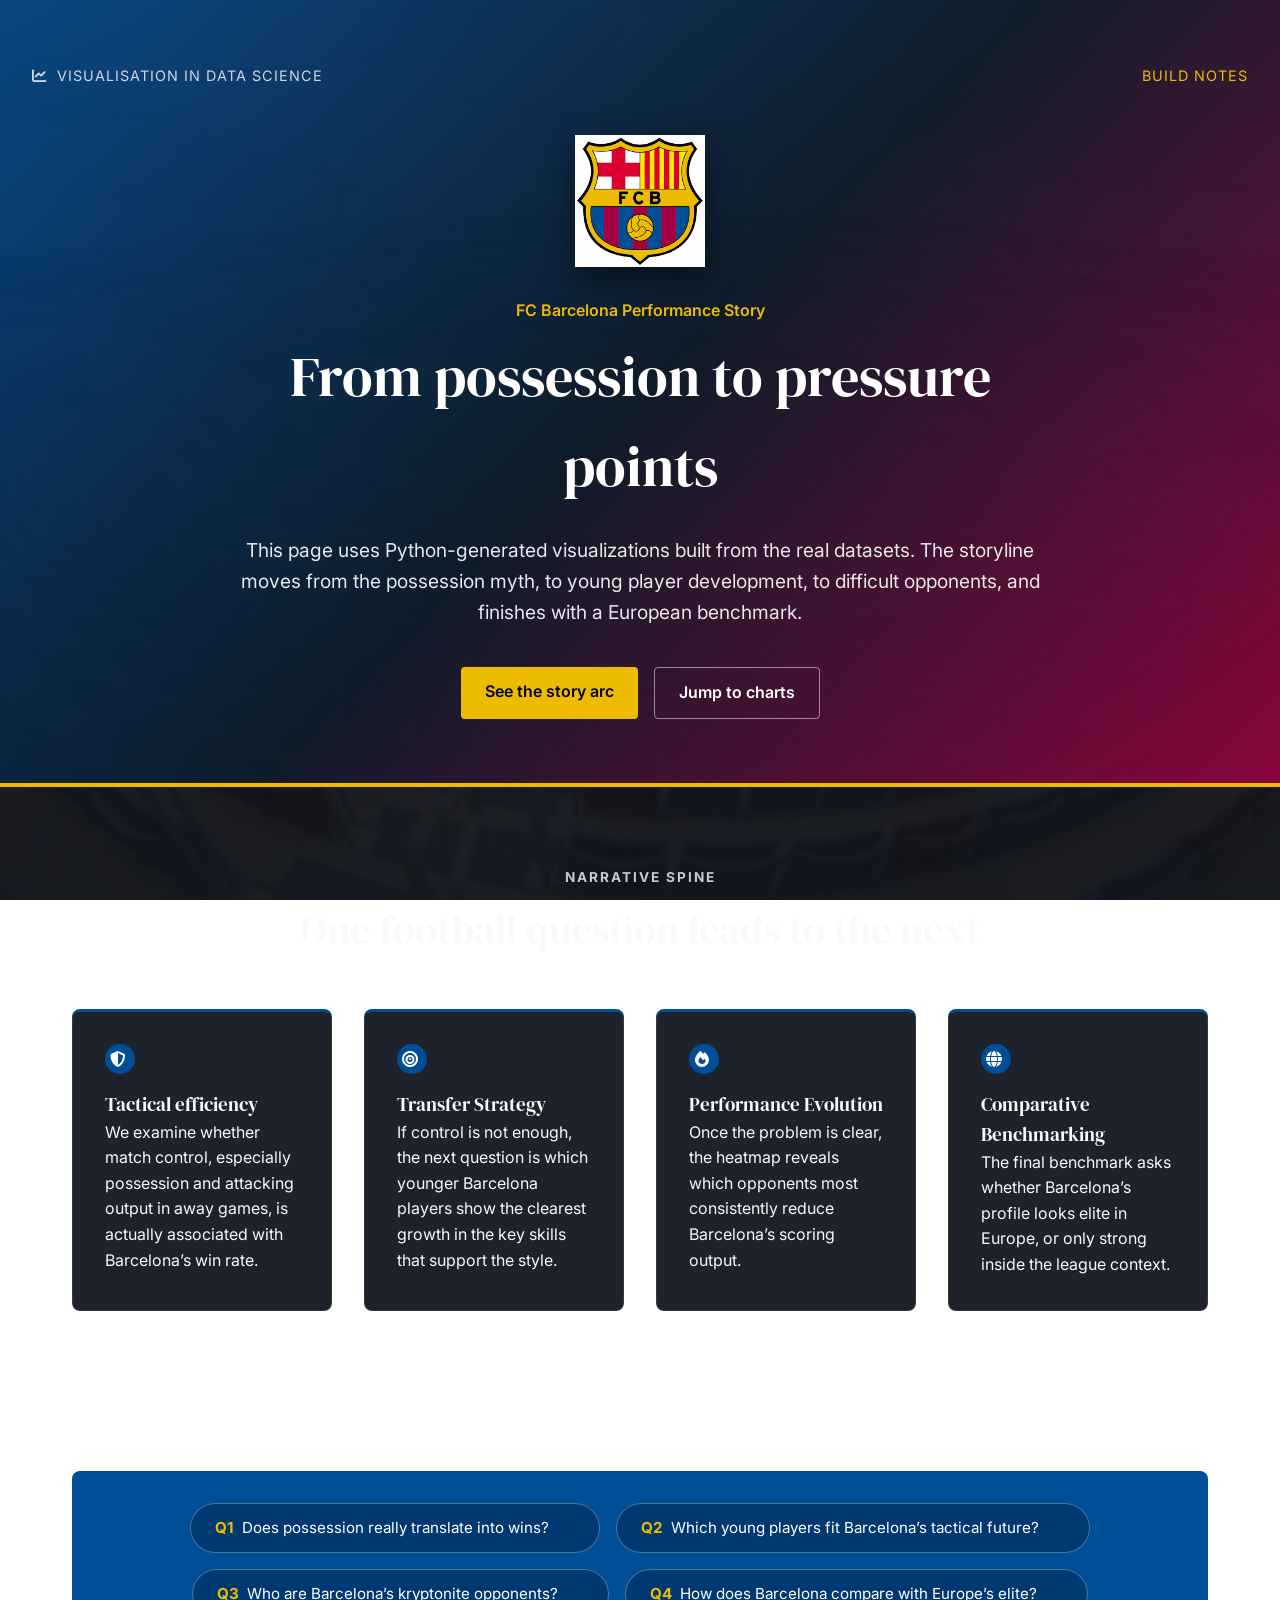
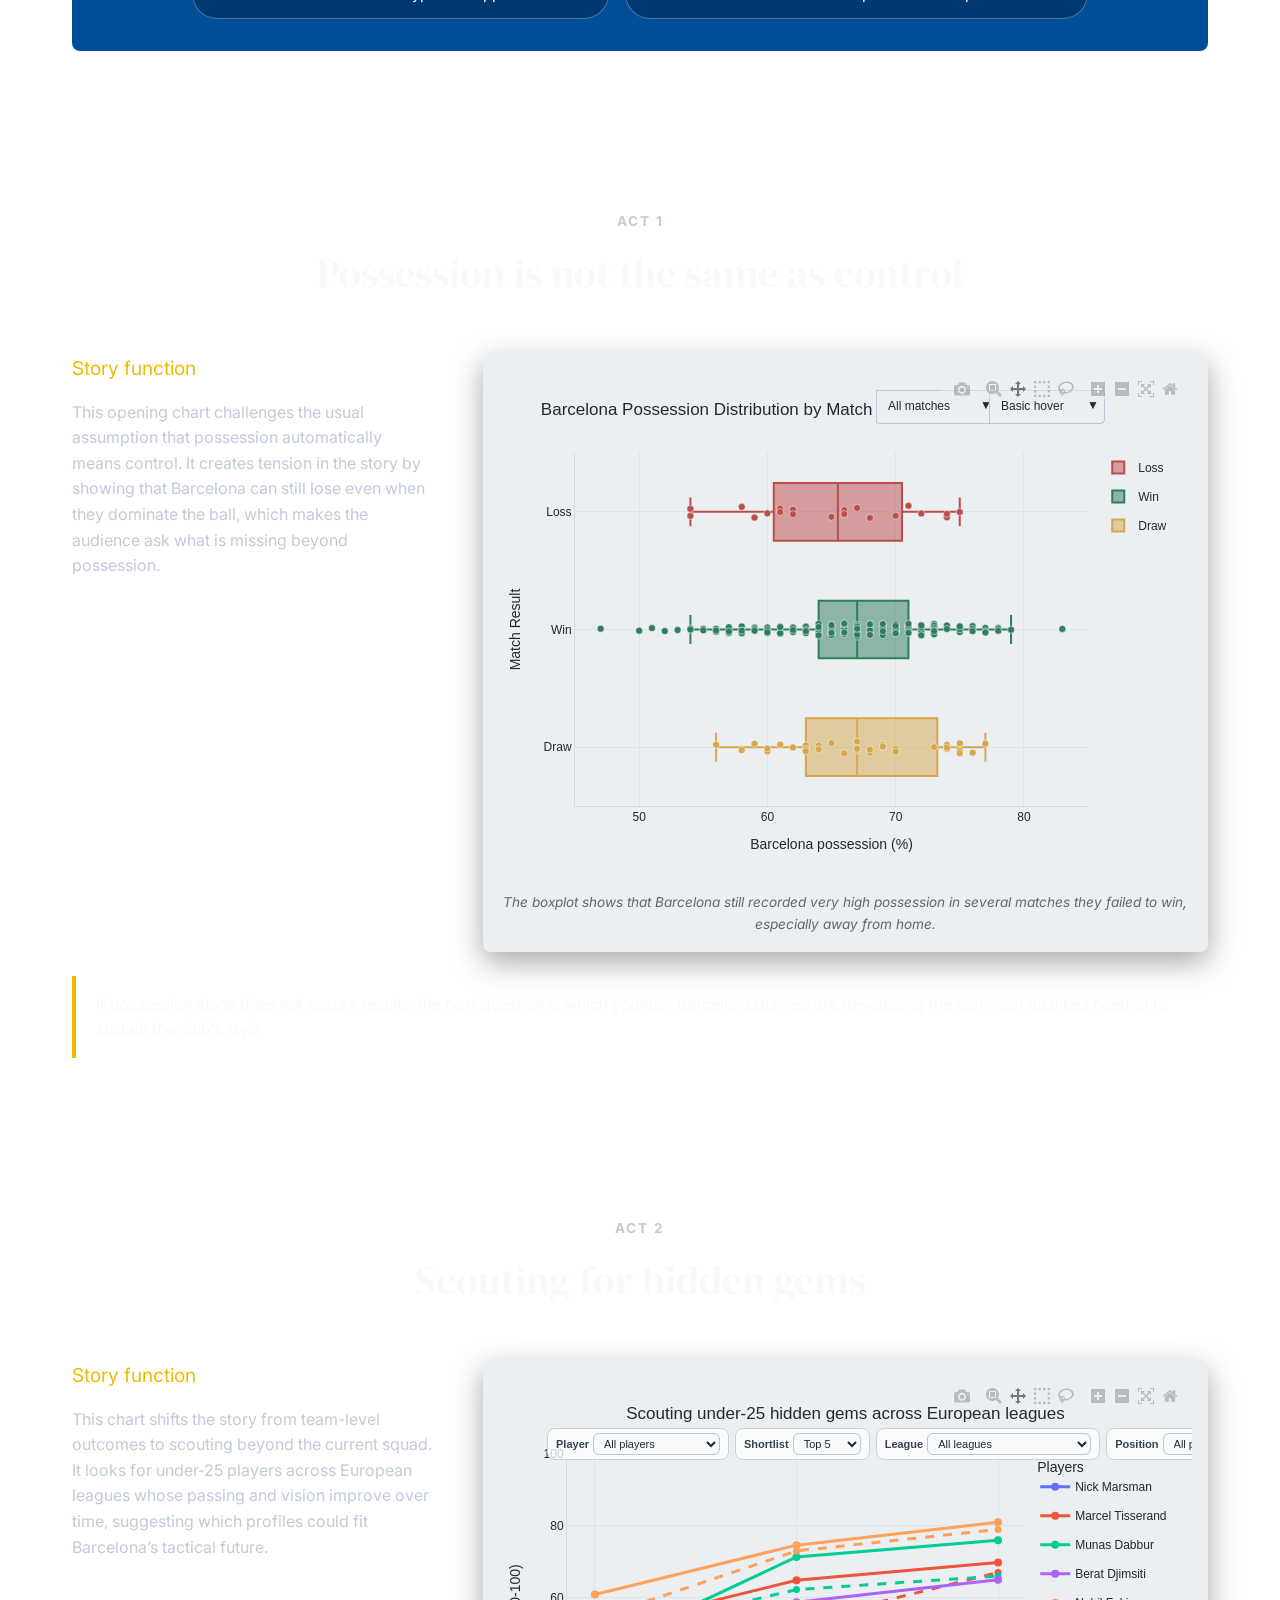
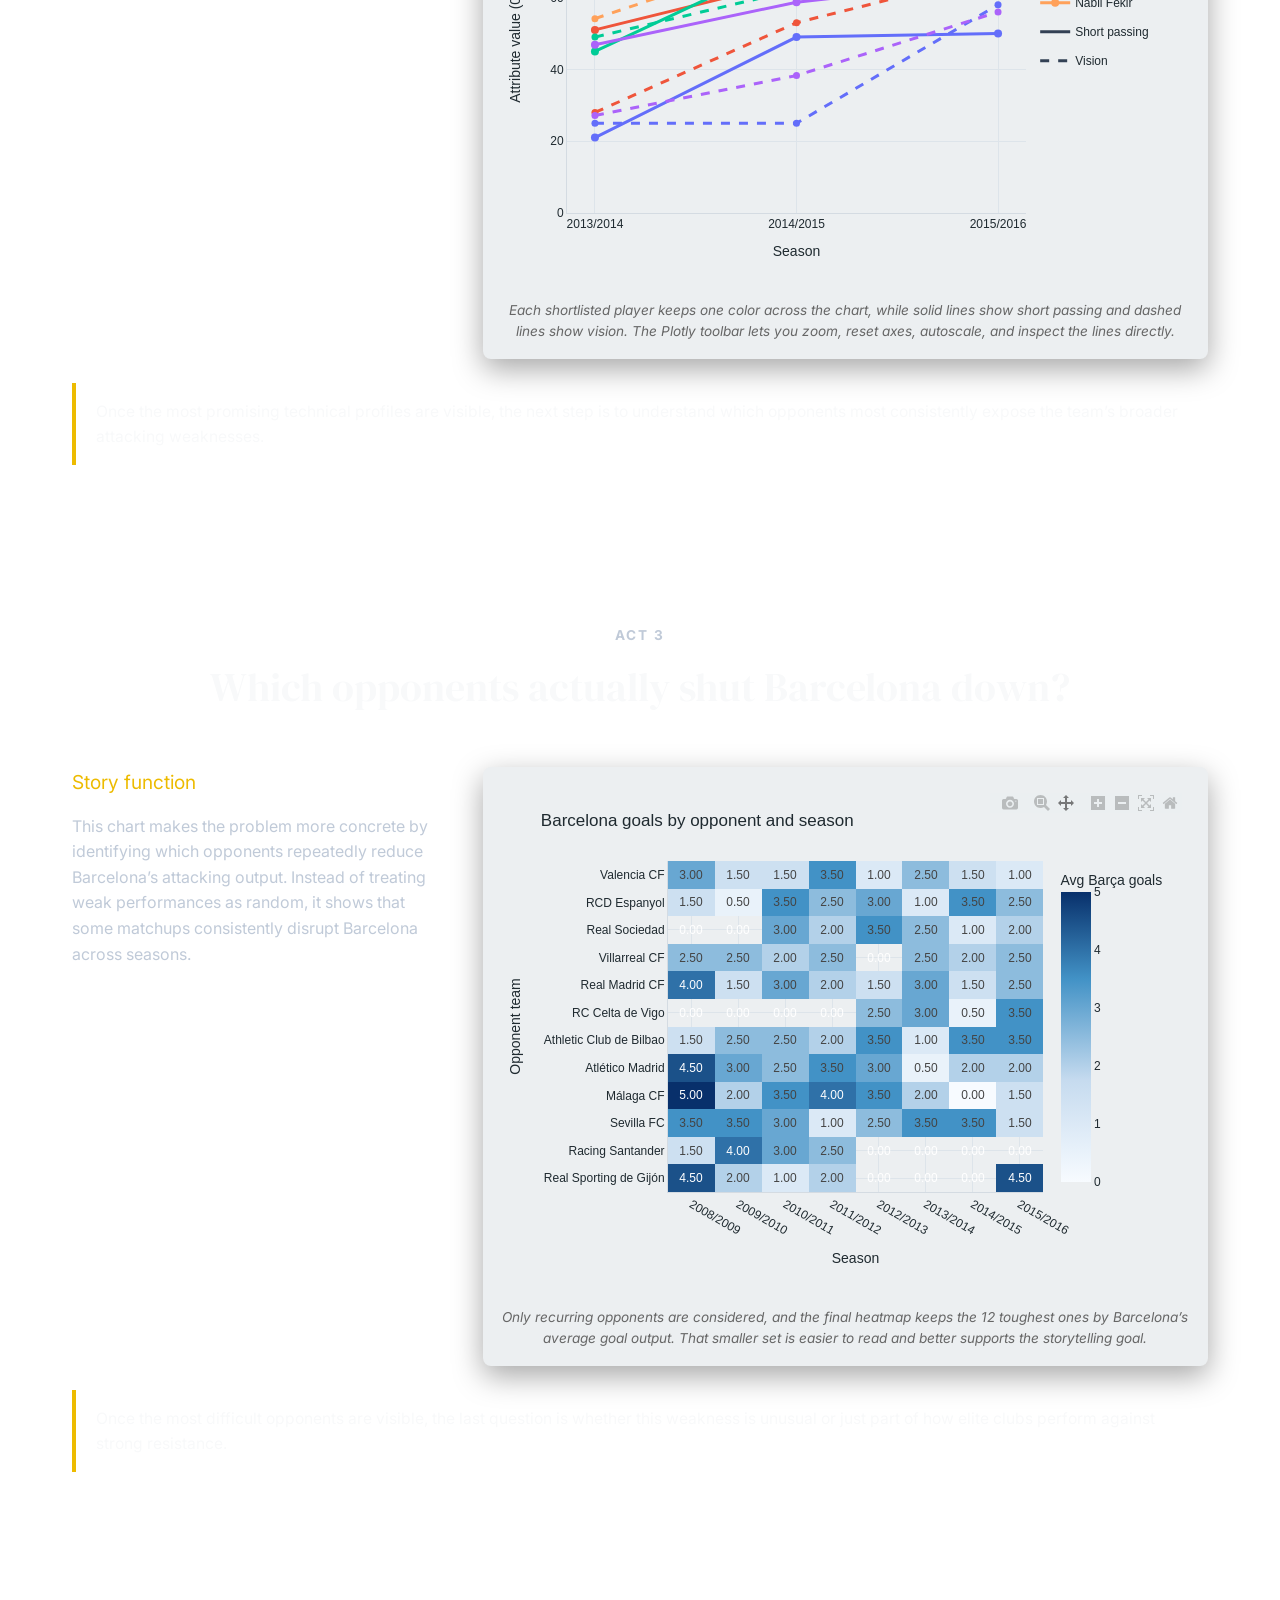
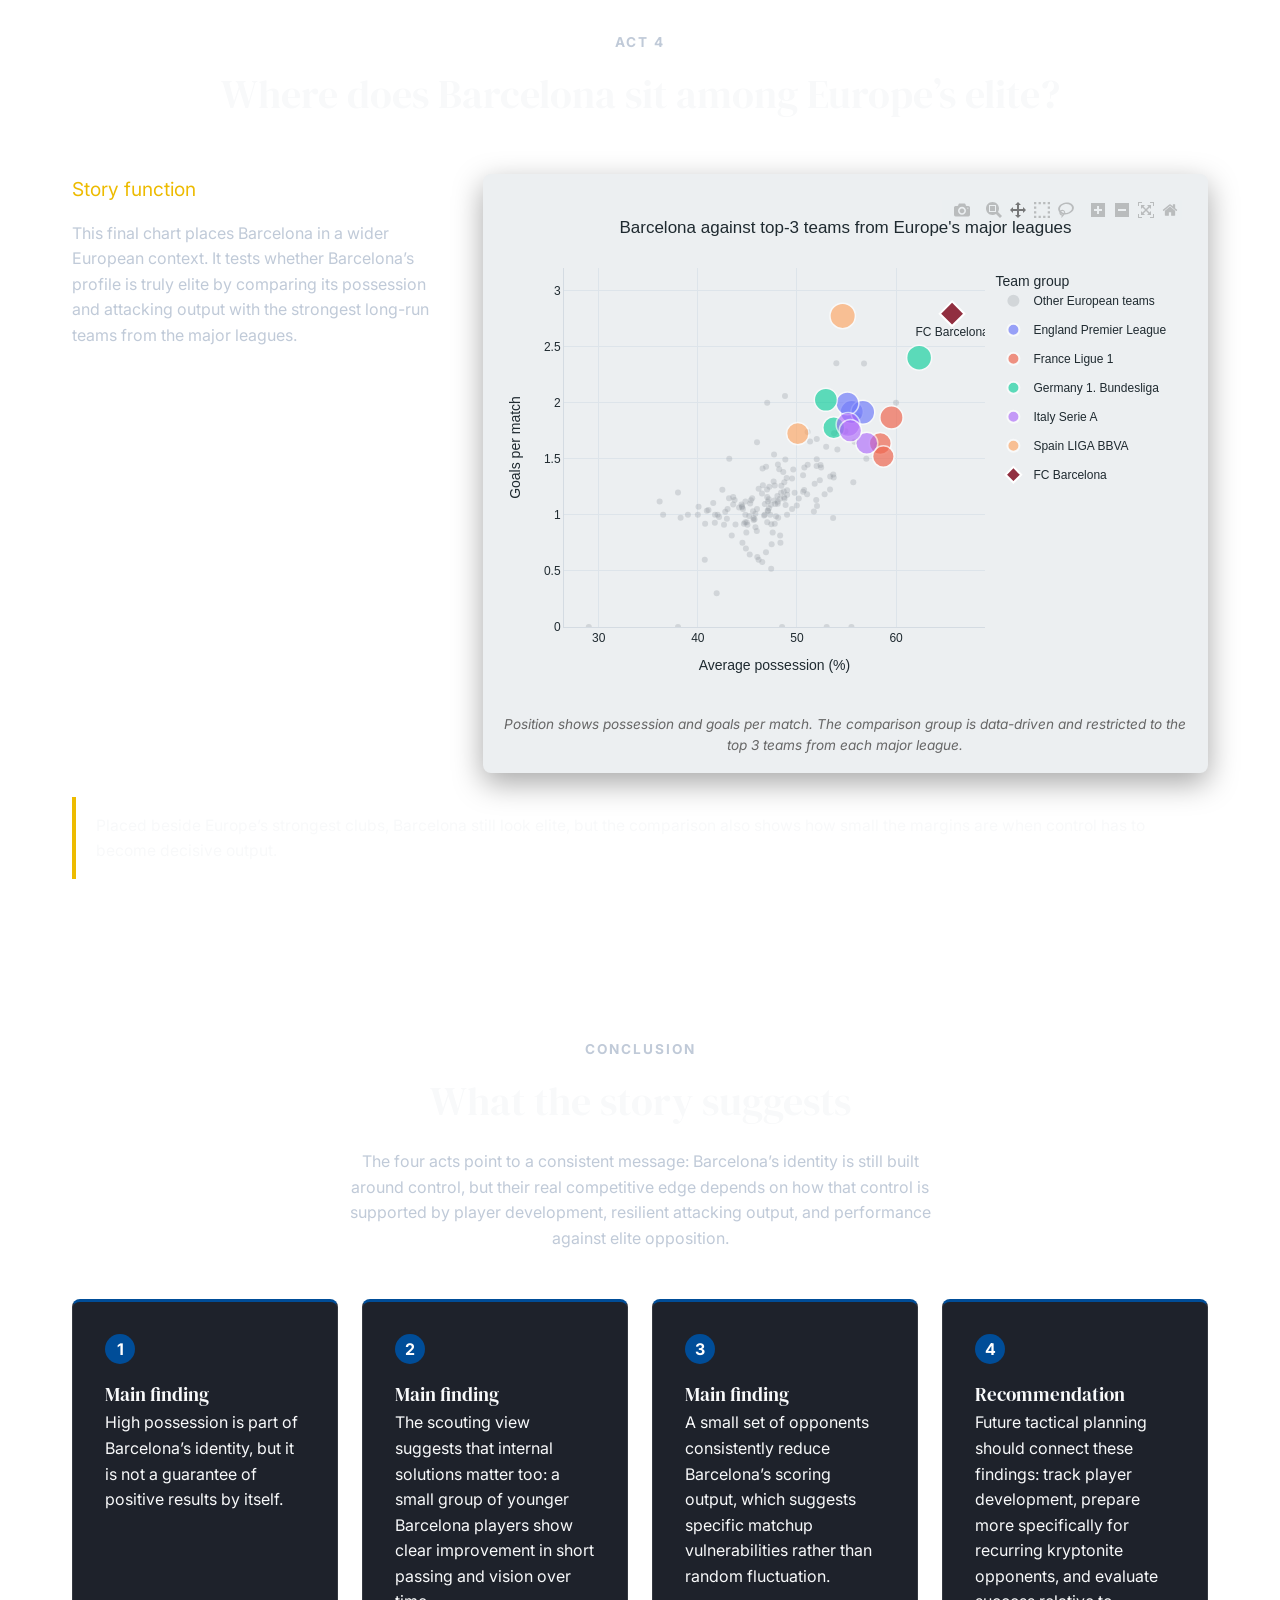
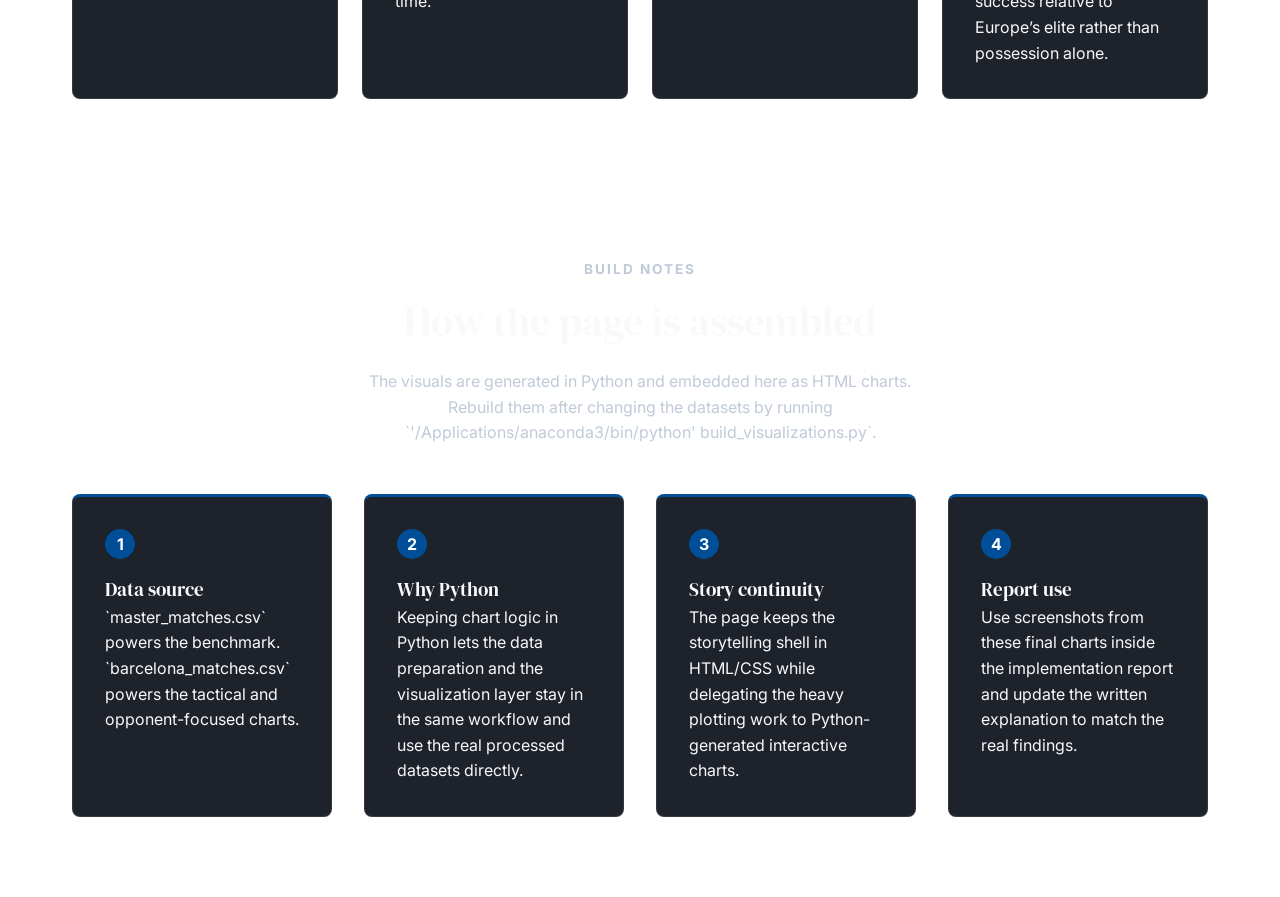
<file: Final_Visualisation.html>
<!DOCTYPE html>
<html lang="en">
  <head>
    <meta charset="UTF-8" />
    <meta name="viewport" content="width=device-width, initial-scale=1.0" />
    <title>Barcelona Performance Story</title>
    <link rel="preconnect" href="https://fonts.googleapis.com" />
    <link rel="preconnect" href="https://fonts.gstatic.com" crossorigin />
    <link href="https://fonts.googleapis.com/css2?family=DM+Serif+Display:ital@0;1&family=Inter:wght@400;500;600;700&display=swap" rel="stylesheet" />
    <link rel="stylesheet" href="https://cdnjs.cloudflare.com/ajax/libs/font-awesome/6.4.0/css/all.min.css" />
    <link rel="stylesheet" href="./styles-2.css" />
  </head>
  <body>
    <header class="hero">
      <nav class="topbar">
        <span class="eyebrow"><i class="fa-solid fa-chart-line"></i> Visualisation in Data Science</span>
        <a href="#build-notes" class="report-link">Build notes</a>
      </nav>
      <div class="hero-copy">
        <img src="./barca-logo.png" alt="FC Barcelona Crest" class="barca-logo" />
        
        <p class="kicker">FC Barcelona Performance Story</p>
        <h1>From possession to pressure points</h1>
        <p class="lede">
          This page uses Python-generated visualizations built from the real
          datasets. The storyline moves from the possession myth, to young
          player development, to difficult opponents, and finishes with a European
          benchmark.
        </p>
        <div class="hero-actions">
          <a href="#storyline" class="button button-primary">See the story arc</a>
          <a href="#visual-1" class="button button-secondary">Jump to charts</a>
        </div>
      </div>
    </header>

    <main>
      <section id="storyline" class="panel panel-story">
        <div class="section-heading">
          <p class="section-kicker">Narrative spine</p>
          <h2>One football question leads to the next</h2>
        </div>
        <div class="story-grid">
          <article class="story-card">
            <span class="step"><i class="fa-solid fa-shield-halved"></i></span>
            <h3> Tactical efficiency</h3>
            <p>We examine whether match control, especially possession and attacking output in away games, is actually associated with Barcelona’s win rate.</p>
          </article>
          <article class="story-card">
            <span class="step"><i class="fa-solid fa-bullseye"></i></span>
            <h3>Transfer Strategy</h3>
            <p>If control is not enough, the next question is which younger Barcelona players show the clearest growth in the key skills that support the style.</p>
          </article>
          <article class="story-card">
            <span class="step"><i class="fa-solid fa-fire"></i></span>
            <h3>Performance Evolution</h3>
            <p>Once the problem is clear, the heatmap reveals which opponents most consistently reduce Barcelona’s scoring output.</p>
          </article>
          <article class="story-card">
            <span class="step"><i class="fa-solid fa-globe"></i></span>
            <h3>Comparative Benchmarking</h3>
            <p>The final benchmark asks whether Barcelona’s profile looks elite in Europe, or only strong inside the league context.</p>
          </article>
        </div>
      </section>

      <section class="panel panel-question-strip">
        <div class="question-strip">
          <a href="#visual-1" class="question-pill">
            <strong>Q1</strong>
            <span>Does possession really translate into wins?</span>
            <i class="fa-solid fa-arrow-right pill-icon"></i>
          </a>
          <a href="#visual-2" class="question-pill">
            <strong>Q2</strong>
            <span>Which young players fit Barcelona’s tactical future?</span>
            <i class="fa-solid fa-arrow-right pill-icon"></i>
          </a>
          <a href="#visual-3" class="question-pill">
            <strong>Q3</strong>
            <span>Who are Barcelona’s kryptonite opponents?</span>
            <i class="fa-solid fa-arrow-right pill-icon"></i>
          </a>
          <a href="#visual-4" class="question-pill">
            <strong>Q4</strong>
            <span>How does Barcelona compare with Europe’s elite?</span>
            <i class="fa-solid fa-arrow-right pill-icon"></i>
          </a>
        </div>
      </section>

      <section id="visual-1" class="panel visual-panel">
        <div class="section-heading">
          <p class="section-kicker">Act 1</p>
          <h2>Possession is not the same as control</h2>
        </div>
        <div class="chart-layout">
          <div class="chart-copy">
            <h3>Story function</h3>
            <p>This opening chart challenges the usual assumption that possession automatically means control. It creates tension in the story by showing that Barcelona can still lose even when they dominate the ball, which makes the audience ask what is missing beyond possession.</p>
          </div>
          <div class="chart-card">
            <iframe class="chart-frame" src="./charts/act1_possession_vs_result.html" title="Act 1 boxplot" loading="lazy"></iframe>
            <div class="chart-note">The boxplot shows that Barcelona still recorded very high possession in several matches they failed to win, especially away from home.</div>
          </div>
        </div>
        <p class="transition-note">If possession alone does not secure results, the next question is which younger Barcelona players are developing the technical qualities needed to sustain the club’s style.</p>
      </section>

      <section id="visual-2" class="panel visual-panel">
        <div class="section-heading">
          <p class="section-kicker">Act 2</p>
          <h2>Scouting for hidden gems</h2>
        </div>
        <div class="chart-layout">
          <div class="chart-copy">
            <h3>Story function</h3>
            <p>This chart shifts the story from team-level outcomes to scouting beyond the current squad. It looks for under-25 players across European leagues whose passing and vision improve over time, suggesting which profiles could fit Barcelona’s tactical future.</p>
          </div>
          <div class="chart-card">
            <iframe class="chart-frame" src="./charts/act2_hidden_gems.html" title="Act 2 scouting for hidden gems" loading="lazy"></iframe>
            <div class="chart-note">Each shortlisted player keeps one color across the chart, while solid lines show short passing and dashed lines show vision. The Plotly toolbar lets you zoom, reset axes, autoscale, and inspect the lines directly.</div>
          </div>
        </div>
        <p class="transition-note">Once the most promising technical profiles are visible, the next step is to understand which opponents most consistently expose the team’s broader attacking weaknesses.</p>
      </section>

      <section id="visual-3" class="panel visual-panel">
        <div class="section-heading">
          <p class="section-kicker">Act 3</p>
          <h2>Which opponents actually shut Barcelona down?</h2>
        </div>
        <div class="chart-layout">
          <div class="chart-copy">
            <h3>Story function</h3>
            <p>This chart makes the problem more concrete by identifying which opponents repeatedly reduce Barcelona’s attacking output. Instead of treating weak performances as random, it shows that some matchups consistently disrupt Barcelona across seasons.</p>
          </div>
          <div class="chart-card">
            <iframe class="chart-frame" src="./charts/act3_kryptonite_heatmap.html" title="Act 3 kryptonite opponents" loading="lazy"></iframe>
            <div class="chart-note">Only recurring opponents are considered, and the final heatmap keeps the 12 toughest ones by Barcelona’s average goal output. That smaller set is easier to read and better supports the storytelling goal.</div>
          </div>
        </div>
        <p class="transition-note">Once the most difficult opponents are visible, the last question is whether this weakness is unusual or just part of how elite clubs perform against strong resistance.</p>
      </section>

      <section id="visual-4" class="panel visual-panel">
        <div class="section-heading">
          <p class="section-kicker">Act 4</p>
          <h2>Where does Barcelona sit among Europe’s elite?</h2>
        </div>
        <div class="chart-layout">
          <div class="chart-copy">
            <h3>Story function</h3>
            <p>This final chart places Barcelona in a wider European context. It tests whether Barcelona’s profile is truly elite by comparing its possession and attacking output with the strongest long-run teams from the major leagues.</p>
          </div>
          <div class="chart-card">
            <iframe class="chart-frame" src="./charts/act4_european_benchmark.html" title="Act 4 European benchmark" loading="lazy"></iframe>
            <div class="chart-note">Position shows possession and goals per match. The comparison group is data-driven and restricted to the top 3 teams from each major league.</div>
          </div>
        </div>
        <p class="transition-note">Placed beside Europe’s strongest clubs, Barcelona still look elite, but the comparison also shows how small the margins are when control has to become decisive output.</p>
      </section>

      <section id="conclusion" class="panel panel-conclusion">
        <div class="section-heading">
          <p class="section-kicker">Conclusion</p>
          <h2>What the story suggests</h2>
          <p>
            The four acts point to a consistent message: Barcelona’s identity
            is still built around control, but their real competitive edge
            depends on how that control is supported by player development,
            resilient attacking output, and performance against elite opposition.
          </p>
        </div>
        <div class="conclusion-grid">
          <article class="report-card">
            <span class="step">1</span>
            <h3>Main finding</h3>
            <p>High possession is part of Barcelona’s identity, but it is not a guarantee of positive results by itself.</p>
          </article>
          <article class="report-card">
            <span class="step">2</span>
            <h3>Main finding</h3>
            <p>The scouting view suggests that internal solutions matter too: a small group of younger Barcelona players show clear improvement in short passing and vision over time.</p>
          </article>
          <article class="report-card">
            <span class="step">3</span>
            <h3>Main finding</h3>
            <p>A small set of opponents consistently reduce Barcelona’s scoring output, which suggests specific matchup vulnerabilities rather than random fluctuation.</p>
          </article>
          <article class="report-card">
            <span class="step">4</span>
            <h3>Recommendation</h3>
            <p>Future tactical planning should connect these findings: track player development, prepare more specifically for recurring kryptonite opponents, and evaluate success relative to Europe’s elite rather than possession alone.</p>
          </article>
        </div>
      </section>

      <section id="build-notes" class="panel panel-report">
        <div class="section-heading">
          <p class="section-kicker">Build notes</p>
          <h2>How the page is assembled</h2>
          <p>
            The visuals are generated in Python and embedded here as HTML charts.
            Rebuild them after changing the datasets by running
            `'/Applications/anaconda3/bin/python' build_visualizations.py`.
          </p>
        </div>
        <div class="report-cards">
          <article class="report-card">
            <span class="step">1</span>
            <h3>Data source</h3>
            <p>`master_matches.csv` powers the benchmark. `barcelona_matches.csv` powers the tactical and opponent-focused charts.</p>
          </article>
          <article class="report-card">
            <span class="step">2</span>
            <h3>Why Python</h3>
            <p>Keeping chart logic in Python lets the data preparation and the visualization layer stay in the same workflow and use the real processed datasets directly.</p>
          </article>
          <article class="report-card">
            <span class="step">3</span>
            <h3>Story continuity</h3>
            <p>The page keeps the storytelling shell in HTML/CSS while delegating the heavy plotting work to Python-generated interactive charts.</p>
          </article>
          <article class="report-card">
            <span class="step">4</span>
            <h3>Report use</h3>
            <p>Use screenshots from these final charts inside the implementation report and update the written explanation to match the real findings.</p>
          </article>
        </div>
      </section>
    </main>
  </body>
</html>
</file>
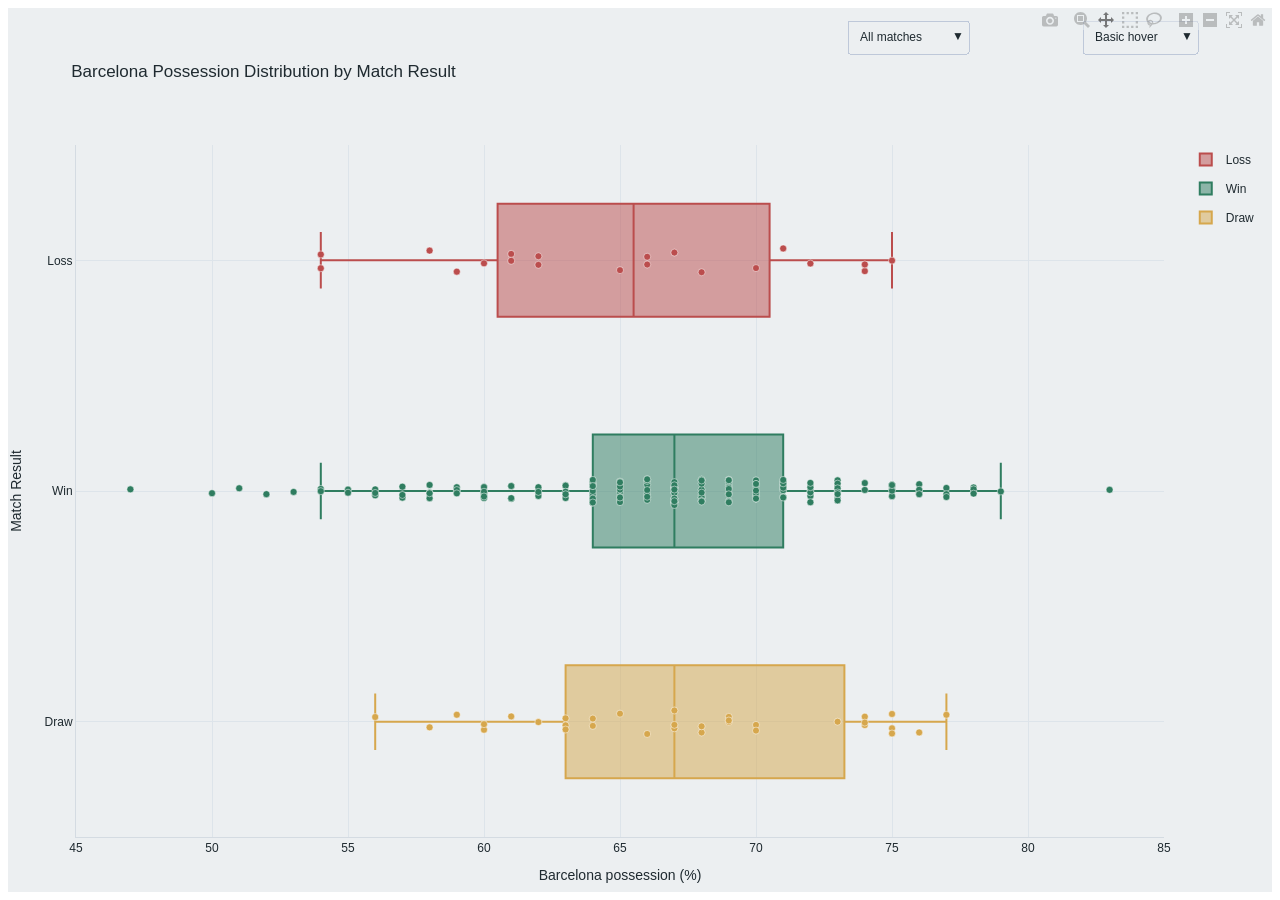
<file: charts/act1_possession_vs_result.html>
<html>
<head><meta charset="utf-8" /></head>
<body>
    <div>                        <script type="text/javascript">window.PlotlyConfig = {MathJaxConfig: 'local'};</script>
        <script charset="utf-8" src="https://cdn.plot.ly/plotly-2.35.2.min.js"></script>                <div id="2e0da250-4ae2-4719-bff8-c93a9339748c" class="plotly-graph-div" style="height:100%; width:100%;"></div>            <script type="text/javascript">                                    window.PLOTLYENV=window.PLOTLYENV || {};                                    if (document.getElementById("2e0da250-4ae2-4719-bff8-c93a9339748c")) {                    Plotly.newPlot(                        "2e0da250-4ae2-4719-bff8-c93a9339748c",                        [{"boxpoints":"all","customdata":[["2008\u002f2009","31\u002f08\u002f2008","Away","CD Numancia","0-1","Spain LIGA BBVA",6,15,21,0,1],["2008\u002f2009","21\u002f02\u002f2009","Home","RCD Espanyol","1-2","Spain LIGA BBVA",6,9,15,1,2],["2008\u002f2009","01\u002f03\u002f2009","Away","Atl\u00e9tico Madrid","3-4","Spain LIGA BBVA",4,6,10,3,4],["2008\u002f2009","17\u002f05\u002f2009","Away","RCD Mallorca","1-2","Spain LIGA BBVA",10,5,15,1,2],["2008\u002f2009","23\u002f05\u002f2009","Home","CA Osasuna","0-1","Spain LIGA BBVA",4,5,9,0,1],["2009\u002f2010","14\u002f02\u002f2010","Away","Atl\u00e9tico Madrid","1-2","Spain LIGA BBVA",6,2,8,1,2],["2010\u002f2011","11\u002f09\u002f2010","Home","H\u00e9rcules Club de F\u00fatbol","0-2","Spain LIGA BBVA",7,7,14,0,2],["2010\u002f2011","30\u002f04\u002f2011","Away","Real Sociedad","1-2","Spain LIGA BBVA",5,3,8,1,2],["2011\u002f2012","26\u002f11\u002f2011","Away","Getafe CF","0-1","Spain LIGA BBVA",15,6,21,0,1],["2011\u002f2012","11\u002f02\u002f2012","Away","CA Osasuna","2-3","Spain LIGA BBVA",14,3,17,2,3],["2011\u002f2012","21\u002f04\u002f2012","Home","Real Madrid CF","1-2","Spain LIGA BBVA",4,7,11,1,2],["2014\u002f2015","01\u002f11\u002f2014","Home","RC Celta de Vigo","0-1","Spain LIGA BBVA",9,10,19,0,1],["2014\u002f2015","04\u002f01\u002f2015","Away","Real Sociedad","0-1","Spain LIGA BBVA",8,7,15,0,1],["2014\u002f2015","21\u002f02\u002f2015","Home","M\u00e1laga CF","0-1","Spain LIGA BBVA",6,7,13,0,1],["2014\u002f2015","25\u002f10\u002f2014","Away","Real Madrid CF","1-3","Spain LIGA BBVA",7,6,13,1,3],["2015\u002f2016","02\u002f04\u002f2016","Home","Real Madrid CF","1-2","Spain LIGA BBVA",6,9,15,1,2],["2015\u002f2016","09\u002f04\u002f2016","Away","Real Sociedad","0-1","Spain LIGA BBVA",10,3,13,0,1],["2015\u002f2016","17\u002f04\u002f2016","Home","Valencia CF","1-2","Spain LIGA BBVA",14,7,21,1,2],["2015\u002f2016","23\u002f09\u002f2015","Away","RC Celta de Vigo","1-4","Spain LIGA BBVA",9,8,17,1,4],["2015\u002f2016","03\u002f10\u002f2015","Away","Sevilla FC","1-2","Spain LIGA BBVA",18,8,26,1,2]],"hovertemplate":"\u003cb\u003e%{customdata[3]}\u003c\u002fb\u003e\u003cbr\u003eResult: %{y}\u003cbr\u003eVenue: %{customdata[2]}\u003cbr\u003eSeason: %{customdata[0]}\u003cbr\u003eScore: %{customdata[4]}\u003cbr\u003eBarcelona possession: %{x:.1f}%\u003cextra\u003e\u003c\u002fextra\u003e","jitter":0.25,"legendgroup":"Loss","marker":{"color":"#bb4d4d","line":{"color":"white","width":0.5},"size":7},"name":"Loss","orientation":"h","pointpos":0,"showlegend":true,"visible":true,"x":[74.0,61.0,54.0,60.0,62.0,62.0,70.0,72.0,66.0,75.0,66.0,67.0,68.0,71.0,59.0,61.0,74.0,65.0,54.0,58.0],"y":["Loss","Loss","Loss","Loss","Loss","Loss","Loss","Loss","Loss","Loss","Loss","Loss","Loss","Loss","Loss","Loss","Loss","Loss","Loss","Loss"],"type":"box"},{"boxpoints":"all","customdata":[["2008\u002f2009","08\u002f11\u002f2008","Home","Real Valladolid","6-0","Spain LIGA BBVA",7,7,14,6,0],["2008\u002f2009","16\u002f11\u002f2008","Away","RC Recreativo","2-0","Spain LIGA BBVA",7,10,17,2,0],["2008\u002f2009","29\u002f11\u002f2008","Away","Sevilla FC","3-0","Spain LIGA BBVA",13,8,21,3,0],["2008\u002f2009","06\u002f12\u002f2008","Home","Valencia CF","4-0","Spain LIGA BBVA",5,8,13,4,0],["2008\u002f2009","13\u002f12\u002f2008","Home","Real Madrid CF","2-0","Spain LIGA BBVA",10,4,14,2,0],["2008\u002f2009","21\u002f12\u002f2008","Away","Villarreal CF","2-1","Spain LIGA BBVA",8,4,12,2,1],["2008\u002f2009","03\u002f01\u002f2009","Home","RCD Mallorca","3-1","Spain LIGA BBVA",7,5,12,3,1],["2008\u002f2009","11\u002f01\u002f2009","Away","CA Osasuna","3-2","Spain LIGA BBVA",8,8,16,3,2],["2008\u002f2009","17\u002f01\u002f2009","Home","RC Deportivo de La Coru\u00f1a","5-0","Spain LIGA BBVA",9,7,16,5,0],["2008\u002f2009","24\u002f01\u002f2009","Home","CD Numancia","4-1","Spain LIGA BBVA",8,10,18,4,1],["2008\u002f2009","01\u002f02\u002f2009","Away","Racing Santander","2-1","Spain LIGA BBVA",2,4,6,2,1],["2008\u002f2009","08\u002f02\u002f2009","Home","Real Sporting de Gij\u00f3n","3-1","Spain LIGA BBVA",5,8,13,3,1],["2008\u002f2009","07\u002f03\u002f2009","Home","Athletic Club de Bilbao","2-0","Spain LIGA BBVA",15,11,26,2,0],["2008\u002f2009","15\u002f03\u002f2009","Away","UD Almer\u00eda","2-0","Spain LIGA BBVA",7,8,15,2,0],["2008\u002f2009","22\u002f03\u002f2009","Home","M\u00e1laga CF","6-0","Spain LIGA BBVA",11,8,19,6,0],["2008\u002f2009","21\u002f09\u002f2008","Away","Real Sporting de Gij\u00f3n","6-1","Spain LIGA BBVA",6,9,15,6,1],["2008\u002f2009","11\u002f04\u002f2009","Home","RC Recreativo","2-0","Spain LIGA BBVA",6,9,15,2,0],["2008\u002f2009","18\u002f04\u002f2009","Away","Getafe CF","1-0","Spain LIGA BBVA",10,7,17,1,0],["2008\u002f2009","22\u002f04\u002f2009","Home","Sevilla FC","4-0","Spain LIGA BBVA",8,15,23,4,0],["2008\u002f2009","02\u002f05\u002f2009","Away","Real Madrid CF","6-2","Spain LIGA BBVA",8,3,11,6,2],["2008\u002f2009","24\u002f09\u002f2008","Home","Real Betis Balompi\u00e9","3-2","Spain LIGA BBVA",9,7,16,3,2],["2008\u002f2009","27\u002f09\u002f2008","Away","RCD Espanyol","2-1","Spain LIGA BBVA",15,15,30,2,1],["2008\u002f2009","19\u002f10\u002f2008","Away","Athletic Club de Bilbao","1-0","Spain LIGA BBVA",6,6,12,1,0],["2008\u002f2009","01\u002f11\u002f2008","Away","M\u00e1laga CF","4-1","Spain LIGA BBVA",4,5,9,4,1],["2009\u002f2010","31\u002f08\u002f2009","Home","Real Sporting de Gij\u00f3n","3-0","Spain LIGA BBVA",8,9,17,3,0],["2009\u002f2010","07\u002f11\u002f2009","Home","RCD Mallorca","4-2","Spain LIGA BBVA",7,6,13,4,2],["2009\u002f2010","29\u002f11\u002f2009","Home","Real Madrid CF","1-0","Spain LIGA BBVA",4,4,8,1,0],["2009\u002f2010","05\u002f12\u002f2009","Away","RC Deportivo de La Coru\u00f1a","3-1","Spain LIGA BBVA",9,4,13,3,1],["2009\u002f2010","12\u002f12\u002f2009","Home","RCD Espanyol","1-0","Spain LIGA BBVA",3,7,10,1,0],["2009\u002f2010","02\u002f12\u002f2009","Away","Xerez Club Deportivo","2-0","Spain LIGA BBVA",3,8,11,2,0],["2009\u002f2010","10\u002f01\u002f2010","Away","CD Tenerife","5-0","Spain LIGA BBVA",4,6,10,5,0],["2009\u002f2010","16\u002f01\u002f2010","Home","Sevilla FC","4-0","Spain LIGA BBVA",11,8,19,4,0],["2009\u002f2010","23\u002f01\u002f2010","Away","Real Valladolid","3-0","Spain LIGA BBVA",7,5,12,3,0],["2009\u002f2010","12\u002f09\u002f2009","Away","Getafe CF","2-0","Spain LIGA BBVA",8,4,12,2,0],["2009\u002f2010","30\u002f01\u002f2010","Away","Real Sporting de Gij\u00f3n","1-0","Spain LIGA BBVA",6,11,17,1,0],["2009\u002f2010","06\u002f02\u002f2010","Home","Getafe CF","2-1","Spain LIGA BBVA",5,7,12,2,1],["2009\u002f2010","20\u002f02\u002f2010","Home","Racing Santander","4-0","Spain LIGA BBVA",6,6,12,4,0],["2009\u002f2010","27\u002f02\u002f2010","Home","M\u00e1laga CF","2-1","Spain LIGA BBVA",5,10,15,2,1],["2009\u002f2010","14\u002f03\u002f2010","Home","Valencia CF","3-0","Spain LIGA BBVA",7,5,12,3,0],["2009\u002f2010","21\u002f03\u002f2010","Away","Real Zaragoza","4-2","Spain LIGA BBVA",3,10,13,4,2],["2009\u002f2010","24\u002f03\u002f2010","Home","CA Osasuna","2-0","Spain LIGA BBVA",5,6,11,2,0],["2009\u002f2010","27\u002f03\u002f2010","Away","RCD Mallorca","1-0","Spain LIGA BBVA",4,2,6,1,0],["2009\u002f2010","19\u002f09\u002f2009","Home","Atl\u00e9tico Madrid","5-2","Spain LIGA BBVA",3,2,5,5,2],["2009\u002f2010","03\u002f04\u002f2010","Home","Athletic Club de Bilbao","4-1","Spain LIGA BBVA",9,4,13,4,1],["2009\u002f2010","10\u002f04\u002f2010","Away","Real Madrid CF","2-0","Spain LIGA BBVA",4,2,6,2,0],["2009\u002f2010","14\u002f04\u002f2010","Home","RC Deportivo de La Coru\u00f1a","3-0","Spain LIGA BBVA",10,7,17,3,0],["2009\u002f2010","24\u002f04\u002f2010","Home","Xerez Club Deportivo","3-1","Spain LIGA BBVA",7,4,11,3,1],["2009\u002f2010","01\u002f05\u002f2010","Away","Villarreal CF","4-1","Spain LIGA BBVA",5,5,10,4,1],["2009\u002f2010","04\u002f05\u002f2010","Home","CD Tenerife","4-1","Spain LIGA BBVA",5,9,14,4,1],["2009\u002f2010","08\u002f05\u002f2010","Away","Sevilla FC","3-2","Spain LIGA BBVA",4,9,13,3,2],["2009\u002f2010","16\u002f05\u002f2010","Home","Real Valladolid","4-0","Spain LIGA BBVA",6,5,11,4,0],["2009\u002f2010","22\u002f09\u002f2009","Away","Racing Santander","4-1","Spain LIGA BBVA",7,4,11,4,1],["2009\u002f2010","26\u002f09\u002f2009","Away","M\u00e1laga CF","2-0","Spain LIGA BBVA",6,2,8,2,0],["2009\u002f2010","03\u002f10\u002f2009","Home","UD Almer\u00eda","1-0","Spain LIGA BBVA",10,4,14,1,0],["2009\u002f2010","25\u002f10\u002f2009","Home","Real Zaragoza","6-1","Spain LIGA BBVA",9,3,12,6,1],["2010\u002f2011","29\u002f08\u002f2010","Away","Racing Santander","3-0","Spain LIGA BBVA",2,3,5,3,0],["2010\u002f2011","07\u002f11\u002f2010","Away","Getafe CF","3-1","Spain LIGA BBVA",6,7,13,3,1],["2010\u002f2011","13\u002f11\u002f2010","Home","Villarreal CF","3-1","Spain LIGA BBVA",2,9,11,3,1],["2010\u002f2011","20\u002f11\u002f2010","Away","UD Almer\u00eda","8-0","Spain LIGA BBVA",9,4,13,8,0],["2010\u002f2011","29\u002f11\u002f2010","Home","Real Madrid CF","5-0","Spain LIGA BBVA",3,7,10,5,0],["2010\u002f2011","04\u002f12\u002f2010","Away","CA Osasuna","3-0","Spain LIGA BBVA",6,5,11,3,0],["2010\u002f2011","12\u002f12\u002f2010","Home","Real Sociedad","5-0","Spain LIGA BBVA",5,7,12,5,0],["2010\u002f2011","18\u002f12\u002f2010","Away","RCD Espanyol","5-1","Spain LIGA BBVA",9,5,14,5,1],["2010\u002f2011","02\u002f01\u002f2011","Home","Levante UD","2-1","Spain LIGA BBVA",12,10,22,2,1],["2010\u002f2011","08\u002f01\u002f2011","Away","RC Deportivo de La Coru\u00f1a","4-0","Spain LIGA BBVA",2,1,3,4,0],["2010\u002f2011","16\u002f01\u002f2011","Home","M\u00e1laga CF","4-1","Spain LIGA BBVA",4,3,7,4,1],["2010\u002f2011","22\u002f01\u002f2011","Home","Racing Santander","3-0","Spain LIGA BBVA",8,4,12,3,0],["2010\u002f2011","29\u002f01\u002f2011","Away","H\u00e9rcules Club de F\u00fatbol","3-0","Spain LIGA BBVA",9,6,15,3,0],["2010\u002f2011","05\u002f02\u002f2011","Home","Atl\u00e9tico Madrid","3-0","Spain LIGA BBVA",4,7,11,3,0],["2010\u002f2011","20\u002f02\u002f2011","Home","Athletic Club de Bilbao","2-1","Spain LIGA BBVA",4,13,17,2,1],["2010\u002f2011","26\u002f02\u002f2011","Away","RCD Mallorca","3-0","Spain LIGA BBVA",2,2,4,3,0],["2010\u002f2011","02\u002f03\u002f2011","Away","Valencia CF","1-0","Spain LIGA BBVA",10,7,17,1,0],["2010\u002f2011","05\u002f03\u002f2011","Home","Real Zaragoza","1-0","Spain LIGA BBVA",13,9,22,1,0],["2010\u002f2011","19\u002f03\u002f2011","Home","Getafe CF","2-1","Spain LIGA BBVA",6,6,12,2,1],["2010\u002f2011","19\u002f09\u002f2010","Away","Atl\u00e9tico Madrid","2-1","Spain LIGA BBVA",10,3,13,2,1],["2010\u002f2011","02\u002f04\u002f2011","Away","Villarreal CF","1-0","Spain LIGA BBVA",7,2,9,1,0],["2010\u002f2011","09\u002f04\u002f2011","Home","UD Almer\u00eda","3-1","Spain LIGA BBVA",5,11,16,3,1],["2010\u002f2011","23\u002f04\u002f2011","Home","CA Osasuna","2-0","Spain LIGA BBVA",4,5,9,2,0],["2010\u002f2011","08\u002f05\u002f2011","Home","RCD Espanyol","2-0","Spain LIGA BBVA",9,3,12,2,0],["2010\u002f2011","21\u002f05\u002f2011","Away","M\u00e1laga CF","3-1","Spain LIGA BBVA",7,7,14,3,1],["2010\u002f2011","22\u002f09\u002f2010","Home","Real Sporting de Gij\u00f3n","1-0","Spain LIGA BBVA",7,6,13,1,0],["2010\u002f2011","25\u002f09\u002f2010","Away","Athletic Club de Bilbao","3-1","Spain LIGA BBVA",12,12,24,3,1],["2010\u002f2011","16\u002f10\u002f2010","Home","Valencia CF","2-1","Spain LIGA BBVA",10,4,14,2,1],["2010\u002f2011","23\u002f10\u002f2010","Away","Real Zaragoza","2-0","Spain LIGA BBVA",10,7,17,2,0],["2010\u002f2011","30\u002f10\u002f2010","Home","Sevilla FC","5-0","Spain LIGA BBVA",8,6,14,5,0],["2011\u002f2012","22\u002f01\u002f2012","Away","M\u00e1laga CF","4-1","Spain LIGA BBVA",8,5,13,4,1],["2011\u002f2012","25\u002f10\u002f2011","Away","Granada CF","1-0","Spain LIGA BBVA",7,9,16,1,0],["2011\u002f2012","29\u002f10\u002f2011","Home","RCD Mallorca","5-0","Spain LIGA BBVA",7,6,13,5,0],["2011\u002f2012","19\u002f11\u002f2011","Home","Real Zaragoza","4-0","Spain LIGA BBVA",14,7,21,4,0],["2011\u002f2012","03\u002f12\u002f2011","Home","Levante UD","5-0","Spain LIGA BBVA",7,8,15,5,0],["2011\u002f2012","10\u002f12\u002f2011","Away","Real Madrid CF","3-1","Spain LIGA BBVA",4,3,7,3,1],["2011\u002f2012","29\u002f11\u002f2011","Home","Rayo Vallecano","4-0","Spain LIGA BBVA",3,6,9,4,0],["2011\u002f2012","15\u002f01\u002f2012","Home","Real Betis Balompi\u00e9","4-2","Spain LIGA BBVA",6,4,10,4,2],["2011\u002f2012","29\u002f08\u002f2011","Home","Villarreal CF","5-0","Spain LIGA BBVA",4,9,13,5,0],["2011\u002f2012","02\u002f05\u002f2012","Home","M\u00e1laga CF","4-1","Spain LIGA BBVA",4,4,8,4,1],["2011\u002f2012","04\u002f02\u002f2012","Home","Real Sociedad","2-1","Spain LIGA BBVA",9,7,16,2,1],["2011\u002f2012","19\u002f02\u002f2012","Home","Valencia CF","5-1","Spain LIGA BBVA",14,12,26,5,1],["2011\u002f2012","26\u002f02\u002f2012","Away","Atl\u00e9tico Madrid","2-1","Spain LIGA BBVA",3,5,8,2,1],["2011\u002f2012","03\u002f03\u002f2012","Home","Real Sporting de Gij\u00f3n","3-1","Spain LIGA BBVA",6,5,11,3,1],["2011\u002f2012","11\u002f03\u002f2012","Away","Racing Santander","2-0","Spain LIGA BBVA",8,11,19,2,0],["2011\u002f2012","17\u002f03\u002f2012","Away","Sevilla FC","2-0","Spain LIGA BBVA",13,3,16,2,0],["2011\u002f2012","20\u002f03\u002f2012","Home","Granada CF","5-3","Spain LIGA BBVA",7,7,14,5,3],["2011\u002f2012","24\u002f03\u002f2012","Away","RCD Mallorca","2-0","Spain LIGA BBVA",6,7,13,2,0],["2011\u002f2012","31\u002f03\u002f2012","Home","Athletic Club de Bilbao","2-0","Spain LIGA BBVA",13,6,19,2,0],["2011\u002f2012","07\u002f04\u002f2012","Away","Real Zaragoza","4-1","Spain LIGA BBVA",10,3,13,4,1],["2011\u002f2012","10\u002f04\u002f2012","Home","Getafe CF","4-0","Spain LIGA BBVA",10,4,14,4,0],["2011\u002f2012","14\u002f04\u002f2012","Away","Levante UD","2-1","Spain LIGA BBVA",10,5,15,2,1],["2011\u002f2012","29\u002f04\u002f2012","Away","Rayo Vallecano","7-0","Spain LIGA BBVA",7,5,12,7,0],["2011\u002f2012","05\u002f05\u002f2012","Home","RCD Espanyol","4-0","Spain LIGA BBVA",5,4,9,4,0],["2011\u002f2012","17\u002f09\u002f2011","Home","CA Osasuna","8-0","Spain LIGA BBVA",7,3,10,8,0],["2011\u002f2012","24\u002f09\u002f2011","Home","Atl\u00e9tico Madrid","5-0","Spain LIGA BBVA",8,6,14,5,0],["2011\u002f2012","02\u002f10\u002f2011","Away","Real Sporting de Gij\u00f3n","1-0","Spain LIGA BBVA",6,8,14,1,0],["2011\u002f2012","15\u002f10\u002f2011","Home","Racing Santander","3-0","Spain LIGA BBVA",6,10,16,3,0],["2013\u002f2014","26\u002f10\u002f2013","Home","Real Madrid CF","2-1","Spain LIGA BBVA",10,2,12,2,1],["2013\u002f2014","23\u002f03\u002f2014","Away","Real Madrid CF","4-3","Spain LIGA BBVA",9,6,15,4,3],["2014\u002f2015","24\u002f08\u002f2014","Home","Elche CF","3-0","Spain LIGA BBVA",4,5,9,3,0],["2014\u002f2015","08\u002f11\u002f2014","Away","UD Almer\u00eda","2-1","Spain LIGA BBVA",4,10,14,2,1],["2014\u002f2015","22\u002f11\u002f2014","Home","Sevilla FC","5-1","Spain LIGA BBVA",8,3,11,5,1],["2014\u002f2015","30\u002f11\u002f2014","Away","Valencia CF","1-0","Spain LIGA BBVA",7,5,12,1,0],["2014\u002f2015","07\u002f12\u002f2014","Home","RCD Espanyol","5-1","Spain LIGA BBVA",5,5,10,5,1],["2014\u002f2015","20\u002f12\u002f2014","Home","C\u00f3rdoba CF","5-0","Spain LIGA BBVA",8,4,12,5,0],["2014\u002f2015","11\u002f01\u002f2015","Home","Atl\u00e9tico Madrid","3-1","Spain LIGA BBVA",9,5,14,3,1],["2014\u002f2015","18\u002f01\u002f2015","Away","RC Deportivo de La Coru\u00f1a","4-0","Spain LIGA BBVA",5,6,11,4,0],["2014\u002f2015","31\u002f08\u002f2014","Away","Villarreal CF","1-0","Spain LIGA BBVA",11,13,24,1,0],["2014\u002f2015","24\u002f01\u002f2015","Away","Elche CF","6-0","Spain LIGA BBVA",2,4,6,6,0],["2014\u002f2015","01\u002f02\u002f2015","Home","Villarreal CF","3-2","Spain LIGA BBVA",6,8,14,3,2],["2014\u002f2015","08\u002f02\u002f2015","Away","Athletic Club de Bilbao","5-2","Spain LIGA BBVA",10,6,16,5,2],["2014\u002f2015","15\u002f02\u002f2015","Home","Levante UD","5-0","Spain LIGA BBVA",9,6,15,5,0],["2014\u002f2015","28\u002f02\u002f2015","Away","Granada CF","3-1","Spain LIGA BBVA",7,6,13,3,1],["2014\u002f2015","08\u002f03\u002f2015","Home","Rayo Vallecano","6-1","Spain LIGA BBVA",9,4,13,6,1],["2014\u002f2015","14\u002f03\u002f2015","Away","SD Eibar","2-0","Spain LIGA BBVA",6,3,9,2,0],["2014\u002f2015","22\u002f03\u002f2015","Home","Real Madrid CF","2-1","Spain LIGA BBVA",6,9,15,2,1],["2014\u002f2015","05\u002f04\u002f2015","Away","RC Celta de Vigo","1-0","Spain LIGA BBVA",2,7,9,1,0],["2014\u002f2015","13\u002f09\u002f2014","Home","Athletic Club de Bilbao","2-0","Spain LIGA BBVA",9,7,16,2,0],["2014\u002f2015","08\u002f04\u002f2015","Home","UD Almer\u00eda","4-0","Spain LIGA BBVA",9,6,15,4,0],["2014\u002f2015","18\u002f04\u002f2015","Home","Valencia CF","2-0","Spain LIGA BBVA",3,8,11,2,0],["2014\u002f2015","25\u002f04\u002f2015","Away","RCD Espanyol","2-0","Spain LIGA BBVA",7,5,12,2,0],["2014\u002f2015","28\u002f04\u002f2015","Home","Getafe CF","6-0","Spain LIGA BBVA",8,6,14,6,0],["2014\u002f2015","02\u002f05\u002f2015","Away","C\u00f3rdoba CF","8-0","Spain LIGA BBVA",9,11,20,8,0],["2014\u002f2015","09\u002f05\u002f2015","Home","Real Sociedad","2-0","Spain LIGA BBVA",10,6,16,2,0],["2014\u002f2015","17\u002f05\u002f2015","Away","Atl\u00e9tico Madrid","1-0","Spain LIGA BBVA",6,8,14,1,0],["2014\u002f2015","21\u002f09\u002f2014","Away","Levante UD","5-0","Spain LIGA BBVA",4,7,11,5,0],["2014\u002f2015","27\u002f09\u002f2014","Home","Granada CF","6-0","Spain LIGA BBVA",11,4,15,6,0],["2014\u002f2015","04\u002f10\u002f2014","Away","Rayo Vallecano","2-0","Spain LIGA BBVA",8,9,17,2,0],["2014\u002f2015","18\u002f10\u002f2014","Home","SD Eibar","3-0","Spain LIGA BBVA",13,5,18,3,0],["2015\u002f2016","23\u002f08\u002f2015","Away","Athletic Club de Bilbao","1-0","Spain LIGA BBVA",5,4,9,1,0],["2015\u002f2016","31\u002f10\u002f2015","Away","Getafe CF","2-0","Spain LIGA BBVA",9,8,17,2,0],["2015\u002f2016","08\u002f11\u002f2015","Home","Villarreal CF","3-0","Spain LIGA BBVA",6,10,16,3,0],["2015\u002f2016","21\u002f11\u002f2015","Away","Real Madrid CF","4-0","Spain LIGA BBVA",6,9,15,4,0],["2015\u002f2016","28\u002f11\u002f2015","Home","Real Sociedad","4-0","Spain LIGA BBVA",3,4,7,4,0],["2015\u002f2016","17\u002f02\u002f2016","Away","Real Sporting de Gij\u00f3n","3-1","Spain LIGA BBVA",6,8,14,3,1],["2015\u002f2016","30\u002f12\u002f2015","Home","Real Betis Balompi\u00e9","4-0","Spain LIGA BBVA",6,5,11,4,0],["2015\u002f2016","09\u002f01\u002f2016","Home","Granada CF","4-0","Spain LIGA BBVA",5,8,13,4,0],["2015\u002f2016","29\u002f08\u002f2015","Home","M\u00e1laga CF","1-0","Spain LIGA BBVA",17,7,24,1,0],["2015\u002f2016","17\u002f01\u002f2016","Home","Athletic Club de Bilbao","6-0","Spain LIGA BBVA",4,10,14,6,0],["2015\u002f2016","23\u002f01\u002f2016","Away","M\u00e1laga CF","2-1","Spain LIGA BBVA",5,4,9,2,1],["2015\u002f2016","30\u002f01\u002f2016","Home","Atl\u00e9tico Madrid","2-1","Spain LIGA BBVA",4,4,8,2,1],["2015\u002f2016","07\u002f02\u002f2016","Away","Levante UD","2-0","Spain LIGA BBVA",5,8,13,2,0],["2015\u002f2016","14\u002f02\u002f2016","Home","RC Celta de Vigo","6-1","Spain LIGA BBVA",7,7,14,6,1],["2015\u002f2016","20\u002f02\u002f2016","Away","UD Las Palmas","2-1","Spain LIGA BBVA",8,3,11,2,1],["2015\u002f2016","28\u002f02\u002f2016","Home","Sevilla FC","2-1","Spain LIGA BBVA",9,7,16,2,1],["2015\u002f2016","03\u002f03\u002f2016","Away","Rayo Vallecano","5-1","Spain LIGA BBVA",5,9,14,5,1],["2015\u002f2016","06\u002f03\u002f2016","Away","SD Eibar","4-0","Spain LIGA BBVA",4,3,7,4,0],["2015\u002f2016","12\u002f03\u002f2016","Home","Getafe CF","6-0","Spain LIGA BBVA",4,5,9,6,0],["2015\u002f2016","12\u002f09\u002f2015","Away","Atl\u00e9tico Madrid","2-1","Spain LIGA BBVA",5,5,10,2,1],["2015\u002f2016","20\u002f04\u002f2016","Away","RC Deportivo de La Coru\u00f1a","8-0","Spain LIGA BBVA",4,7,11,8,0],["2015\u002f2016","23\u002f04\u002f2016","Home","Real Sporting de Gij\u00f3n","6-0","Spain LIGA BBVA",7,12,19,6,0],["2015\u002f2016","30\u002f04\u002f2016","Away","Real Betis Balompi\u00e9","2-0","Spain LIGA BBVA",4,5,9,2,0],["2015\u002f2016","08\u002f05\u002f2016","Home","RCD Espanyol","5-0","Spain LIGA BBVA",4,8,12,5,0],["2015\u002f2016","14\u002f05\u002f2016","Away","Granada CF","3-0","Spain LIGA BBVA",6,3,9,3,0],["2015\u002f2016","20\u002f09\u002f2015","Home","Levante UD","4-1","Spain LIGA BBVA",8,9,17,4,1],["2015\u002f2016","26\u002f09\u002f2015","Home","UD Las Palmas","2-1","Spain LIGA BBVA",7,10,17,2,1],["2015\u002f2016","17\u002f10\u002f2015","Home","Rayo Vallecano","5-2","Spain LIGA BBVA",5,3,8,5,2],["2015\u002f2016","25\u002f10\u002f2015","Home","SD Eibar","3-1","Spain LIGA BBVA",3,8,11,3,1]],"hovertemplate":"\u003cb\u003e%{customdata[3]}\u003c\u002fb\u003e\u003cbr\u003eResult: %{y}\u003cbr\u003eVenue: %{customdata[2]}\u003cbr\u003eSeason: %{customdata[0]}\u003cbr\u003eScore: %{customdata[4]}\u003cbr\u003eBarcelona possession: %{x:.1f}%\u003cextra\u003e\u003c\u002fextra\u003e","jitter":0.25,"legendgroup":"Win","marker":{"color":"#2f7d60","line":{"color":"white","width":0.5},"size":7},"name":"Win","orientation":"h","pointpos":0,"showlegend":true,"visible":true,"x":[62.0,66.0,65.0,59.0,73.0,61.0,68.0,67.0,64.0,73.0,67.0,75.0,64.0,68.0,66.0,68.0,75.0,69.0,62.0,60.0,65.0,65.0,50.0,55.0,75.0,68.0,58.0,65.0,70.0,66.0,64.0,68.0,70.0,61.0,71.0,51.0,65.0,72.0,60.0,60.0,67.0,67.0,54.0,63.0,56.0,73.0,67.0,64.0,78.0,64.0,77.0,72.0,65.0,72.0,77.0,60.0,64.0,64.0,76.0,67.0,69.0,79.0,57.0,75.0,68.0,70.0,69.0,67.0,64.0,74.0,72.0,58.0,78.0,69.0,69.0,69.0,71.0,70.0,66.0,58.0,73.0,70.0,55.0,69.0,68.0,71.0,72.0,67.0,67.0,70.0,57.0,59.0,65.0,71.0,68.0,67.0,64.0,71.0,75.0,72.0,59.0,71.0,59.0,56.0,73.0,73.0,71.0,73.0,66.0,83.0,67.0,74.0,76.0,53.0,65.0,69.0,70.0,71.0,70.0,77.0,76.0,65.0,64.0,76.0,78.0,67.0,73.0,71.0,70.0,57.0,73.0,52.0,62.0,61.0,67.0,63.0,66.0,71.0,66.0,61.0,69.0,75.0,71.0,62.0,78.0,68.0,63.0,60.0,58.0,56.0,70.0,63.0,60.0,66.0,70.0,65.0,65.0,62.0,69.0,54.0,68.0,64.0,70.0,65.0,70.0,66.0,73.0,67.0,72.0,67.0,64.0,63.0,47.0,69.0],"y":["Win","Win","Win","Win","Win","Win","Win","Win","Win","Win","Win","Win","Win","Win","Win","Win","Win","Win","Win","Win","Win","Win","Win","Win","Win","Win","Win","Win","Win","Win","Win","Win","Win","Win","Win","Win","Win","Win","Win","Win","Win","Win","Win","Win","Win","Win","Win","Win","Win","Win","Win","Win","Win","Win","Win","Win","Win","Win","Win","Win","Win","Win","Win","Win","Win","Win","Win","Win","Win","Win","Win","Win","Win","Win","Win","Win","Win","Win","Win","Win","Win","Win","Win","Win","Win","Win","Win","Win","Win","Win","Win","Win","Win","Win","Win","Win","Win","Win","Win","Win","Win","Win","Win","Win","Win","Win","Win","Win","Win","Win","Win","Win","Win","Win","Win","Win","Win","Win","Win","Win","Win","Win","Win","Win","Win","Win","Win","Win","Win","Win","Win","Win","Win","Win","Win","Win","Win","Win","Win","Win","Win","Win","Win","Win","Win","Win","Win","Win","Win","Win","Win","Win","Win","Win","Win","Win","Win","Win","Win","Win","Win","Win","Win","Win","Win","Win","Win","Win","Win","Win","Win","Win","Win","Win"],"type":"box"},{"boxpoints":"all","customdata":[["2008\u002f2009","23\u002f11\u002f2008","Home","Getafe CF","1-1","Spain LIGA BBVA",7,9,16,1,1],["2008\u002f2009","13\u002f09\u002f2008","Home","Racing Santander","1-1","Spain LIGA BBVA",13,6,19,1,1],["2008\u002f2009","14\u002f02\u002f2009","Away","Real Betis Balompi\u00e9","2-2","Spain LIGA BBVA",13,9,22,2,2],["2008\u002f2009","25\u002f04\u002f2009","Away","Valencia CF","2-2","Spain LIGA BBVA",8,4,12,2,2],["2008\u002f2009","10\u002f05\u002f2009","Home","Villarreal CF","3-3","Spain LIGA BBVA",5,6,11,3,3],["2008\u002f2009","30\u002f05\u002f2009","Away","RC Deportivo de La Coru\u00f1a","1-1","Spain LIGA BBVA",8,9,17,1,1],["2009\u002f2010","21\u002f11\u002f2009","Away","Athletic Club de Bilbao","1-1","Spain LIGA BBVA",6,6,12,1,1],["2009\u002f2010","02\u002f01\u002f2010","Home","Villarreal CF","1-1","Spain LIGA BBVA",7,5,12,1,1],["2009\u002f2010","06\u002f03\u002f2010","Away","UD Almer\u00eda","2-2","Spain LIGA BBVA",9,8,17,2,2],["2009\u002f2010","17\u002f04\u002f2010","Away","RCD Espanyol","0-0","Spain LIGA BBVA",3,1,4,0,0],["2009\u002f2010","17\u002f10\u002f2009","Away","Valencia CF","0-0","Spain LIGA BBVA",6,4,10,0,0],["2009\u002f2010","31\u002f10\u002f2009","Away","CA Osasuna","1-1","Spain LIGA BBVA",11,4,15,1,1],["2010\u002f2011","12\u002f02\u002f2011","Away","Real Sporting de Gij\u00f3n","1-1","Spain LIGA BBVA",9,6,15,1,1],["2010\u002f2011","13\u002f03\u002f2011","Away","Sevilla FC","1-1","Spain LIGA BBVA",6,4,10,1,1],["2010\u002f2011","16\u002f04\u002f2011","Away","Real Madrid CF","1-1","Spain LIGA BBVA",5,4,9,1,1],["2010\u002f2011","11\u002f05\u002f2011","Away","Levante UD","1-1","Spain LIGA BBVA",2,7,9,1,1],["2010\u002f2011","15\u002f05\u002f2011","Home","RC Deportivo de La Coru\u00f1a","0-0","Spain LIGA BBVA",2,6,8,0,0],["2010\u002f2011","03\u002f10\u002f2010","Home","RCD Mallorca","1-1","Spain LIGA BBVA",9,10,19,1,1],["2011\u002f2012","06\u002f11\u002f2011","Away","Athletic Club de Bilbao","2-2","Spain LIGA BBVA",9,4,13,2,2],["2011\u002f2012","08\u002f01\u002f2012","Away","RCD Espanyol","1-1","Spain LIGA BBVA",4,5,9,1,1],["2011\u002f2012","28\u002f01\u002f2012","Away","Villarreal CF","0-0","Spain LIGA BBVA",4,8,12,0,0],["2011\u002f2012","10\u002f09\u002f2011","Away","Real Sociedad","2-2","Spain LIGA BBVA",6,2,8,2,2],["2011\u002f2012","12\u002f05\u002f2012","Away","Real Betis Balompi\u00e9","2-2","Spain LIGA BBVA",6,3,9,2,2],["2011\u002f2012","21\u002f09\u002f2011","Away","Valencia CF","2-2","Spain LIGA BBVA",4,2,6,2,2],["2011\u002f2012","22\u002f10\u002f2011","Home","Sevilla FC","0-0","Spain LIGA BBVA",11,9,20,0,0],["2014\u002f2015","13\u002f12\u002f2014","Away","Getafe CF","0-0","Spain LIGA BBVA",11,13,24,0,0],["2014\u002f2015","11\u002f04\u002f2015","Away","Sevilla FC","2-2","Spain LIGA BBVA",9,6,15,2,2],["2014\u002f2015","23\u002f05\u002f2015","Home","RC Deportivo de La Coru\u00f1a","2-2","Spain LIGA BBVA",6,7,13,2,2],["2014\u002f2015","24\u002f09\u002f2014","Away","M\u00e1laga CF","0-0","Spain LIGA BBVA",1,8,9,0,0],["2015\u002f2016","05\u002f12\u002f2015","Away","Valencia CF","1-1","Spain LIGA BBVA",9,6,15,1,1],["2015\u002f2016","12\u002f12\u002f2015","Home","RC Deportivo de La Coru\u00f1a","2-2","Spain LIGA BBVA",7,10,17,2,2],["2015\u002f2016","02\u002f01\u002f2016","Away","RCD Espanyol","0-0","Spain LIGA BBVA",4,6,10,0,0],["2015\u002f2016","20\u002f03\u002f2016","Away","Villarreal CF","2-2","Spain LIGA BBVA",6,5,11,2,2]],"hovertemplate":"\u003cb\u003e%{customdata[3]}\u003c\u002fb\u003e\u003cbr\u003eResult: %{y}\u003cbr\u003eVenue: %{customdata[2]}\u003cbr\u003eSeason: %{customdata[0]}\u003cbr\u003eScore: %{customdata[4]}\u003cbr\u003eBarcelona possession: %{x:.1f}%\u003cextra\u003e\u003c\u002fextra\u003e","jitter":0.25,"legendgroup":"Draw","marker":{"color":"#d6a74d","line":{"color":"white","width":0.5},"size":7},"name":"Draw","orientation":"h","pointpos":0,"showlegend":true,"visible":true,"x":[67.0,70.0,69.0,63.0,60.0,58.0,62.0,63.0,73.0,64.0,60.0,70.0,74.0,67.0,69.0,74.0,75.0,75.0,59.0,66.0,68.0,69.0,61.0,56.0,75.0,76.0,65.0,77.0,67.0,64.0,68.0,74.0,63.0],"y":["Draw","Draw","Draw","Draw","Draw","Draw","Draw","Draw","Draw","Draw","Draw","Draw","Draw","Draw","Draw","Draw","Draw","Draw","Draw","Draw","Draw","Draw","Draw","Draw","Draw","Draw","Draw","Draw","Draw","Draw","Draw","Draw","Draw"],"type":"box"},{"boxpoints":"all","customdata":[["2008\u002f2009","21\u002f02\u002f2009","Home","RCD Espanyol","1-2","Spain LIGA BBVA",6,9,15,1,2],["2008\u002f2009","23\u002f05\u002f2009","Home","CA Osasuna","0-1","Spain LIGA BBVA",4,5,9,0,1],["2010\u002f2011","11\u002f09\u002f2010","Home","H\u00e9rcules Club de F\u00fatbol","0-2","Spain LIGA BBVA",7,7,14,0,2],["2011\u002f2012","21\u002f04\u002f2012","Home","Real Madrid CF","1-2","Spain LIGA BBVA",4,7,11,1,2],["2014\u002f2015","01\u002f11\u002f2014","Home","RC Celta de Vigo","0-1","Spain LIGA BBVA",9,10,19,0,1],["2014\u002f2015","21\u002f02\u002f2015","Home","M\u00e1laga CF","0-1","Spain LIGA BBVA",6,7,13,0,1],["2015\u002f2016","02\u002f04\u002f2016","Home","Real Madrid CF","1-2","Spain LIGA BBVA",6,9,15,1,2],["2015\u002f2016","17\u002f04\u002f2016","Home","Valencia CF","1-2","Spain LIGA BBVA",14,7,21,1,2]],"hovertemplate":"\u003cb\u003e%{customdata[3]}\u003c\u002fb\u003e\u003cbr\u003eResult: %{y}\u003cbr\u003eVenue: %{customdata[2]}\u003cbr\u003eSeason: %{customdata[0]}\u003cbr\u003eScore: %{customdata[4]}\u003cbr\u003eBarcelona possession: %{x:.1f}%\u003cextra\u003e\u003c\u002fextra\u003e","jitter":0.25,"legendgroup":"Loss","marker":{"color":"#bb4d4d","line":{"color":"white","width":0.5},"size":7},"name":"Loss","orientation":"h","pointpos":0,"showlegend":false,"visible":false,"x":[61.0,62.0,70.0,66.0,67.0,71.0,61.0,65.0],"y":["Loss","Loss","Loss","Loss","Loss","Loss","Loss","Loss"],"type":"box"},{"boxpoints":"all","customdata":[["2008\u002f2009","08\u002f11\u002f2008","Home","Real Valladolid","6-0","Spain LIGA BBVA",7,7,14,6,0],["2008\u002f2009","06\u002f12\u002f2008","Home","Valencia CF","4-0","Spain LIGA BBVA",5,8,13,4,0],["2008\u002f2009","13\u002f12\u002f2008","Home","Real Madrid CF","2-0","Spain LIGA BBVA",10,4,14,2,0],["2008\u002f2009","03\u002f01\u002f2009","Home","RCD Mallorca","3-1","Spain LIGA BBVA",7,5,12,3,1],["2008\u002f2009","17\u002f01\u002f2009","Home","RC Deportivo de La Coru\u00f1a","5-0","Spain LIGA BBVA",9,7,16,5,0],["2008\u002f2009","24\u002f01\u002f2009","Home","CD Numancia","4-1","Spain LIGA BBVA",8,10,18,4,1],["2008\u002f2009","08\u002f02\u002f2009","Home","Real Sporting de Gij\u00f3n","3-1","Spain LIGA BBVA",5,8,13,3,1],["2008\u002f2009","07\u002f03\u002f2009","Home","Athletic Club de Bilbao","2-0","Spain LIGA BBVA",15,11,26,2,0],["2008\u002f2009","22\u002f03\u002f2009","Home","M\u00e1laga CF","6-0","Spain LIGA BBVA",11,8,19,6,0],["2008\u002f2009","11\u002f04\u002f2009","Home","RC Recreativo","2-0","Spain LIGA BBVA",6,9,15,2,0],["2008\u002f2009","22\u002f04\u002f2009","Home","Sevilla FC","4-0","Spain LIGA BBVA",8,15,23,4,0],["2008\u002f2009","24\u002f09\u002f2008","Home","Real Betis Balompi\u00e9","3-2","Spain LIGA BBVA",9,7,16,3,2],["2009\u002f2010","31\u002f08\u002f2009","Home","Real Sporting de Gij\u00f3n","3-0","Spain LIGA BBVA",8,9,17,3,0],["2009\u002f2010","07\u002f11\u002f2009","Home","RCD Mallorca","4-2","Spain LIGA BBVA",7,6,13,4,2],["2009\u002f2010","29\u002f11\u002f2009","Home","Real Madrid CF","1-0","Spain LIGA BBVA",4,4,8,1,0],["2009\u002f2010","12\u002f12\u002f2009","Home","RCD Espanyol","1-0","Spain LIGA BBVA",3,7,10,1,0],["2009\u002f2010","16\u002f01\u002f2010","Home","Sevilla FC","4-0","Spain LIGA BBVA",11,8,19,4,0],["2009\u002f2010","06\u002f02\u002f2010","Home","Getafe CF","2-1","Spain LIGA BBVA",5,7,12,2,1],["2009\u002f2010","20\u002f02\u002f2010","Home","Racing Santander","4-0","Spain LIGA BBVA",6,6,12,4,0],["2009\u002f2010","27\u002f02\u002f2010","Home","M\u00e1laga CF","2-1","Spain LIGA BBVA",5,10,15,2,1],["2009\u002f2010","14\u002f03\u002f2010","Home","Valencia CF","3-0","Spain LIGA BBVA",7,5,12,3,0],["2009\u002f2010","24\u002f03\u002f2010","Home","CA Osasuna","2-0","Spain LIGA BBVA",5,6,11,2,0],["2009\u002f2010","19\u002f09\u002f2009","Home","Atl\u00e9tico Madrid","5-2","Spain LIGA BBVA",3,2,5,5,2],["2009\u002f2010","03\u002f04\u002f2010","Home","Athletic Club de Bilbao","4-1","Spain LIGA BBVA",9,4,13,4,1],["2009\u002f2010","14\u002f04\u002f2010","Home","RC Deportivo de La Coru\u00f1a","3-0","Spain LIGA BBVA",10,7,17,3,0],["2009\u002f2010","24\u002f04\u002f2010","Home","Xerez Club Deportivo","3-1","Spain LIGA BBVA",7,4,11,3,1],["2009\u002f2010","04\u002f05\u002f2010","Home","CD Tenerife","4-1","Spain LIGA BBVA",5,9,14,4,1],["2009\u002f2010","16\u002f05\u002f2010","Home","Real Valladolid","4-0","Spain LIGA BBVA",6,5,11,4,0],["2009\u002f2010","03\u002f10\u002f2009","Home","UD Almer\u00eda","1-0","Spain LIGA BBVA",10,4,14,1,0],["2009\u002f2010","25\u002f10\u002f2009","Home","Real Zaragoza","6-1","Spain LIGA BBVA",9,3,12,6,1],["2010\u002f2011","13\u002f11\u002f2010","Home","Villarreal CF","3-1","Spain LIGA BBVA",2,9,11,3,1],["2010\u002f2011","29\u002f11\u002f2010","Home","Real Madrid CF","5-0","Spain LIGA BBVA",3,7,10,5,0],["2010\u002f2011","12\u002f12\u002f2010","Home","Real Sociedad","5-0","Spain LIGA BBVA",5,7,12,5,0],["2010\u002f2011","02\u002f01\u002f2011","Home","Levante UD","2-1","Spain LIGA BBVA",12,10,22,2,1],["2010\u002f2011","16\u002f01\u002f2011","Home","M\u00e1laga CF","4-1","Spain LIGA BBVA",4,3,7,4,1],["2010\u002f2011","22\u002f01\u002f2011","Home","Racing Santander","3-0","Spain LIGA BBVA",8,4,12,3,0],["2010\u002f2011","05\u002f02\u002f2011","Home","Atl\u00e9tico Madrid","3-0","Spain LIGA BBVA",4,7,11,3,0],["2010\u002f2011","20\u002f02\u002f2011","Home","Athletic Club de Bilbao","2-1","Spain LIGA BBVA",4,13,17,2,1],["2010\u002f2011","05\u002f03\u002f2011","Home","Real Zaragoza","1-0","Spain LIGA BBVA",13,9,22,1,0],["2010\u002f2011","19\u002f03\u002f2011","Home","Getafe CF","2-1","Spain LIGA BBVA",6,6,12,2,1],["2010\u002f2011","09\u002f04\u002f2011","Home","UD Almer\u00eda","3-1","Spain LIGA BBVA",5,11,16,3,1],["2010\u002f2011","23\u002f04\u002f2011","Home","CA Osasuna","2-0","Spain LIGA BBVA",4,5,9,2,0],["2010\u002f2011","08\u002f05\u002f2011","Home","RCD Espanyol","2-0","Spain LIGA BBVA",9,3,12,2,0],["2010\u002f2011","22\u002f09\u002f2010","Home","Real Sporting de Gij\u00f3n","1-0","Spain LIGA BBVA",7,6,13,1,0],["2010\u002f2011","16\u002f10\u002f2010","Home","Valencia CF","2-1","Spain LIGA BBVA",10,4,14,2,1],["2010\u002f2011","30\u002f10\u002f2010","Home","Sevilla FC","5-0","Spain LIGA BBVA",8,6,14,5,0],["2011\u002f2012","29\u002f10\u002f2011","Home","RCD Mallorca","5-0","Spain LIGA BBVA",7,6,13,5,0],["2011\u002f2012","19\u002f11\u002f2011","Home","Real Zaragoza","4-0","Spain LIGA BBVA",14,7,21,4,0],["2011\u002f2012","03\u002f12\u002f2011","Home","Levante UD","5-0","Spain LIGA BBVA",7,8,15,5,0],["2011\u002f2012","29\u002f11\u002f2011","Home","Rayo Vallecano","4-0","Spain LIGA BBVA",3,6,9,4,0],["2011\u002f2012","15\u002f01\u002f2012","Home","Real Betis Balompi\u00e9","4-2","Spain LIGA BBVA",6,4,10,4,2],["2011\u002f2012","29\u002f08\u002f2011","Home","Villarreal CF","5-0","Spain LIGA BBVA",4,9,13,5,0],["2011\u002f2012","02\u002f05\u002f2012","Home","M\u00e1laga CF","4-1","Spain LIGA BBVA",4,4,8,4,1],["2011\u002f2012","04\u002f02\u002f2012","Home","Real Sociedad","2-1","Spain LIGA BBVA",9,7,16,2,1],["2011\u002f2012","19\u002f02\u002f2012","Home","Valencia CF","5-1","Spain LIGA BBVA",14,12,26,5,1],["2011\u002f2012","03\u002f03\u002f2012","Home","Real Sporting de Gij\u00f3n","3-1","Spain LIGA BBVA",6,5,11,3,1],["2011\u002f2012","20\u002f03\u002f2012","Home","Granada CF","5-3","Spain LIGA BBVA",7,7,14,5,3],["2011\u002f2012","31\u002f03\u002f2012","Home","Athletic Club de Bilbao","2-0","Spain LIGA BBVA",13,6,19,2,0],["2011\u002f2012","10\u002f04\u002f2012","Home","Getafe CF","4-0","Spain LIGA BBVA",10,4,14,4,0],["2011\u002f2012","05\u002f05\u002f2012","Home","RCD Espanyol","4-0","Spain LIGA BBVA",5,4,9,4,0],["2011\u002f2012","17\u002f09\u002f2011","Home","CA Osasuna","8-0","Spain LIGA BBVA",7,3,10,8,0],["2011\u002f2012","24\u002f09\u002f2011","Home","Atl\u00e9tico Madrid","5-0","Spain LIGA BBVA",8,6,14,5,0],["2011\u002f2012","15\u002f10\u002f2011","Home","Racing Santander","3-0","Spain LIGA BBVA",6,10,16,3,0],["2013\u002f2014","26\u002f10\u002f2013","Home","Real Madrid CF","2-1","Spain LIGA BBVA",10,2,12,2,1],["2014\u002f2015","24\u002f08\u002f2014","Home","Elche CF","3-0","Spain LIGA BBVA",4,5,9,3,0],["2014\u002f2015","22\u002f11\u002f2014","Home","Sevilla FC","5-1","Spain LIGA BBVA",8,3,11,5,1],["2014\u002f2015","07\u002f12\u002f2014","Home","RCD Espanyol","5-1","Spain LIGA BBVA",5,5,10,5,1],["2014\u002f2015","20\u002f12\u002f2014","Home","C\u00f3rdoba CF","5-0","Spain LIGA BBVA",8,4,12,5,0],["2014\u002f2015","11\u002f01\u002f2015","Home","Atl\u00e9tico Madrid","3-1","Spain LIGA BBVA",9,5,14,3,1],["2014\u002f2015","01\u002f02\u002f2015","Home","Villarreal CF","3-2","Spain LIGA BBVA",6,8,14,3,2],["2014\u002f2015","15\u002f02\u002f2015","Home","Levante UD","5-0","Spain LIGA BBVA",9,6,15,5,0],["2014\u002f2015","08\u002f03\u002f2015","Home","Rayo Vallecano","6-1","Spain LIGA BBVA",9,4,13,6,1],["2014\u002f2015","22\u002f03\u002f2015","Home","Real Madrid CF","2-1","Spain LIGA BBVA",6,9,15,2,1],["2014\u002f2015","13\u002f09\u002f2014","Home","Athletic Club de Bilbao","2-0","Spain LIGA BBVA",9,7,16,2,0],["2014\u002f2015","08\u002f04\u002f2015","Home","UD Almer\u00eda","4-0","Spain LIGA BBVA",9,6,15,4,0],["2014\u002f2015","18\u002f04\u002f2015","Home","Valencia CF","2-0","Spain LIGA BBVA",3,8,11,2,0],["2014\u002f2015","28\u002f04\u002f2015","Home","Getafe CF","6-0","Spain LIGA BBVA",8,6,14,6,0],["2014\u002f2015","09\u002f05\u002f2015","Home","Real Sociedad","2-0","Spain LIGA BBVA",10,6,16,2,0],["2014\u002f2015","27\u002f09\u002f2014","Home","Granada CF","6-0","Spain LIGA BBVA",11,4,15,6,0],["2014\u002f2015","18\u002f10\u002f2014","Home","SD Eibar","3-0","Spain LIGA BBVA",13,5,18,3,0],["2015\u002f2016","08\u002f11\u002f2015","Home","Villarreal CF","3-0","Spain LIGA BBVA",6,10,16,3,0],["2015\u002f2016","28\u002f11\u002f2015","Home","Real Sociedad","4-0","Spain LIGA BBVA",3,4,7,4,0],["2015\u002f2016","30\u002f12\u002f2015","Home","Real Betis Balompi\u00e9","4-0","Spain LIGA BBVA",6,5,11,4,0],["2015\u002f2016","09\u002f01\u002f2016","Home","Granada CF","4-0","Spain LIGA BBVA",5,8,13,4,0],["2015\u002f2016","29\u002f08\u002f2015","Home","M\u00e1laga CF","1-0","Spain LIGA BBVA",17,7,24,1,0],["2015\u002f2016","17\u002f01\u002f2016","Home","Athletic Club de Bilbao","6-0","Spain LIGA BBVA",4,10,14,6,0],["2015\u002f2016","30\u002f01\u002f2016","Home","Atl\u00e9tico Madrid","2-1","Spain LIGA BBVA",4,4,8,2,1],["2015\u002f2016","14\u002f02\u002f2016","Home","RC Celta de Vigo","6-1","Spain LIGA BBVA",7,7,14,6,1],["2015\u002f2016","28\u002f02\u002f2016","Home","Sevilla FC","2-1","Spain LIGA BBVA",9,7,16,2,1],["2015\u002f2016","12\u002f03\u002f2016","Home","Getafe CF","6-0","Spain LIGA BBVA",4,5,9,6,0],["2015\u002f2016","23\u002f04\u002f2016","Home","Real Sporting de Gij\u00f3n","6-0","Spain LIGA BBVA",7,12,19,6,0],["2015\u002f2016","08\u002f05\u002f2016","Home","RCD Espanyol","5-0","Spain LIGA BBVA",4,8,12,5,0],["2015\u002f2016","20\u002f09\u002f2015","Home","Levante UD","4-1","Spain LIGA BBVA",8,9,17,4,1],["2015\u002f2016","26\u002f09\u002f2015","Home","UD Las Palmas","2-1","Spain LIGA BBVA",7,10,17,2,1],["2015\u002f2016","17\u002f10\u002f2015","Home","Rayo Vallecano","5-2","Spain LIGA BBVA",5,3,8,5,2],["2015\u002f2016","25\u002f10\u002f2015","Home","SD Eibar","3-1","Spain LIGA BBVA",3,8,11,3,1]],"hovertemplate":"\u003cb\u003e%{customdata[3]}\u003c\u002fb\u003e\u003cbr\u003eResult: %{y}\u003cbr\u003eVenue: %{customdata[2]}\u003cbr\u003eSeason: %{customdata[0]}\u003cbr\u003eScore: %{customdata[4]}\u003cbr\u003eBarcelona possession: %{x:.1f}%\u003cextra\u003e\u003c\u002fextra\u003e","jitter":0.25,"legendgroup":"Win","marker":{"color":"#2f7d60","line":{"color":"white","width":0.5},"size":7},"name":"Win","orientation":"h","pointpos":0,"showlegend":false,"visible":false,"x":[62.0,59.0,73.0,68.0,64.0,73.0,75.0,64.0,66.0,75.0,62.0,65.0,75.0,68.0,58.0,70.0,68.0,51.0,65.0,72.0,60.0,67.0,54.0,63.0,73.0,67.0,78.0,77.0,72.0,77.0,64.0,67.0,79.0,75.0,70.0,69.0,64.0,74.0,78.0,69.0,71.0,70.0,66.0,73.0,55.0,68.0,67.0,67.0,70.0,59.0,65.0,71.0,68.0,67.0,64.0,75.0,71.0,56.0,73.0,66.0,83.0,67.0,76.0,53.0,69.0,71.0,77.0,76.0,65.0,67.0,71.0,57.0,52.0,61.0,67.0,63.0,71.0,61.0,71.0,78.0,60.0,56.0,63.0,60.0,66.0,70.0,65.0,69.0,68.0,65.0,73.0,72.0,64.0,63.0,47.0,69.0],"y":["Win","Win","Win","Win","Win","Win","Win","Win","Win","Win","Win","Win","Win","Win","Win","Win","Win","Win","Win","Win","Win","Win","Win","Win","Win","Win","Win","Win","Win","Win","Win","Win","Win","Win","Win","Win","Win","Win","Win","Win","Win","Win","Win","Win","Win","Win","Win","Win","Win","Win","Win","Win","Win","Win","Win","Win","Win","Win","Win","Win","Win","Win","Win","Win","Win","Win","Win","Win","Win","Win","Win","Win","Win","Win","Win","Win","Win","Win","Win","Win","Win","Win","Win","Win","Win","Win","Win","Win","Win","Win","Win","Win","Win","Win","Win","Win"],"type":"box"},{"boxpoints":"all","customdata":[["2008\u002f2009","23\u002f11\u002f2008","Home","Getafe CF","1-1","Spain LIGA BBVA",7,9,16,1,1],["2008\u002f2009","13\u002f09\u002f2008","Home","Racing Santander","1-1","Spain LIGA BBVA",13,6,19,1,1],["2008\u002f2009","10\u002f05\u002f2009","Home","Villarreal CF","3-3","Spain LIGA BBVA",5,6,11,3,3],["2009\u002f2010","02\u002f01\u002f2010","Home","Villarreal CF","1-1","Spain LIGA BBVA",7,5,12,1,1],["2010\u002f2011","15\u002f05\u002f2011","Home","RC Deportivo de La Coru\u00f1a","0-0","Spain LIGA BBVA",2,6,8,0,0],["2010\u002f2011","03\u002f10\u002f2010","Home","RCD Mallorca","1-1","Spain LIGA BBVA",9,10,19,1,1],["2011\u002f2012","22\u002f10\u002f2011","Home","Sevilla FC","0-0","Spain LIGA BBVA",11,9,20,0,0],["2014\u002f2015","23\u002f05\u002f2015","Home","RC Deportivo de La Coru\u00f1a","2-2","Spain LIGA BBVA",6,7,13,2,2],["2015\u002f2016","12\u002f12\u002f2015","Home","RC Deportivo de La Coru\u00f1a","2-2","Spain LIGA BBVA",7,10,17,2,2]],"hovertemplate":"\u003cb\u003e%{customdata[3]}\u003c\u002fb\u003e\u003cbr\u003eResult: %{y}\u003cbr\u003eVenue: %{customdata[2]}\u003cbr\u003eSeason: %{customdata[0]}\u003cbr\u003eScore: %{customdata[4]}\u003cbr\u003eBarcelona possession: %{x:.1f}%\u003cextra\u003e\u003c\u002fextra\u003e","jitter":0.25,"legendgroup":"Draw","marker":{"color":"#d6a74d","line":{"color":"white","width":0.5},"size":7},"name":"Draw","orientation":"h","pointpos":0,"showlegend":false,"visible":false,"x":[67.0,70.0,60.0,63.0,75.0,75.0,75.0,77.0,68.0],"y":["Draw","Draw","Draw","Draw","Draw","Draw","Draw","Draw","Draw"],"type":"box"},{"boxpoints":"all","customdata":[["2008\u002f2009","31\u002f08\u002f2008","Away","CD Numancia","0-1","Spain LIGA BBVA",6,15,21,0,1],["2008\u002f2009","01\u002f03\u002f2009","Away","Atl\u00e9tico Madrid","3-4","Spain LIGA BBVA",4,6,10,3,4],["2008\u002f2009","17\u002f05\u002f2009","Away","RCD Mallorca","1-2","Spain LIGA BBVA",10,5,15,1,2],["2009\u002f2010","14\u002f02\u002f2010","Away","Atl\u00e9tico Madrid","1-2","Spain LIGA BBVA",6,2,8,1,2],["2010\u002f2011","30\u002f04\u002f2011","Away","Real Sociedad","1-2","Spain LIGA BBVA",5,3,8,1,2],["2011\u002f2012","26\u002f11\u002f2011","Away","Getafe CF","0-1","Spain LIGA BBVA",15,6,21,0,1],["2011\u002f2012","11\u002f02\u002f2012","Away","CA Osasuna","2-3","Spain LIGA BBVA",14,3,17,2,3],["2014\u002f2015","04\u002f01\u002f2015","Away","Real Sociedad","0-1","Spain LIGA BBVA",8,7,15,0,1],["2014\u002f2015","25\u002f10\u002f2014","Away","Real Madrid CF","1-3","Spain LIGA BBVA",7,6,13,1,3],["2015\u002f2016","09\u002f04\u002f2016","Away","Real Sociedad","0-1","Spain LIGA BBVA",10,3,13,0,1],["2015\u002f2016","23\u002f09\u002f2015","Away","RC Celta de Vigo","1-4","Spain LIGA BBVA",9,8,17,1,4],["2015\u002f2016","03\u002f10\u002f2015","Away","Sevilla FC","1-2","Spain LIGA BBVA",18,8,26,1,2]],"hovertemplate":"\u003cb\u003e%{customdata[3]}\u003c\u002fb\u003e\u003cbr\u003eResult: %{y}\u003cbr\u003eVenue: %{customdata[2]}\u003cbr\u003eSeason: %{customdata[0]}\u003cbr\u003eScore: %{customdata[4]}\u003cbr\u003eBarcelona possession: %{x:.1f}%\u003cextra\u003e\u003c\u002fextra\u003e","jitter":0.25,"legendgroup":"Loss","marker":{"color":"#bb4d4d","line":{"color":"white","width":0.5},"size":7},"name":"Loss","orientation":"h","pointpos":0,"showlegend":false,"visible":false,"x":[74.0,54.0,60.0,62.0,72.0,66.0,75.0,68.0,59.0,74.0,54.0,58.0],"y":["Loss","Loss","Loss","Loss","Loss","Loss","Loss","Loss","Loss","Loss","Loss","Loss"],"type":"box"},{"boxpoints":"all","customdata":[["2008\u002f2009","16\u002f11\u002f2008","Away","RC Recreativo","2-0","Spain LIGA BBVA",7,10,17,2,0],["2008\u002f2009","29\u002f11\u002f2008","Away","Sevilla FC","3-0","Spain LIGA BBVA",13,8,21,3,0],["2008\u002f2009","21\u002f12\u002f2008","Away","Villarreal CF","2-1","Spain LIGA BBVA",8,4,12,2,1],["2008\u002f2009","11\u002f01\u002f2009","Away","CA Osasuna","3-2","Spain LIGA BBVA",8,8,16,3,2],["2008\u002f2009","01\u002f02\u002f2009","Away","Racing Santander","2-1","Spain LIGA BBVA",2,4,6,2,1],["2008\u002f2009","15\u002f03\u002f2009","Away","UD Almer\u00eda","2-0","Spain LIGA BBVA",7,8,15,2,0],["2008\u002f2009","21\u002f09\u002f2008","Away","Real Sporting de Gij\u00f3n","6-1","Spain LIGA BBVA",6,9,15,6,1],["2008\u002f2009","18\u002f04\u002f2009","Away","Getafe CF","1-0","Spain LIGA BBVA",10,7,17,1,0],["2008\u002f2009","02\u002f05\u002f2009","Away","Real Madrid CF","6-2","Spain LIGA BBVA",8,3,11,6,2],["2008\u002f2009","27\u002f09\u002f2008","Away","RCD Espanyol","2-1","Spain LIGA BBVA",15,15,30,2,1],["2008\u002f2009","19\u002f10\u002f2008","Away","Athletic Club de Bilbao","1-0","Spain LIGA BBVA",6,6,12,1,0],["2008\u002f2009","01\u002f11\u002f2008","Away","M\u00e1laga CF","4-1","Spain LIGA BBVA",4,5,9,4,1],["2009\u002f2010","05\u002f12\u002f2009","Away","RC Deportivo de La Coru\u00f1a","3-1","Spain LIGA BBVA",9,4,13,3,1],["2009\u002f2010","02\u002f12\u002f2009","Away","Xerez Club Deportivo","2-0","Spain LIGA BBVA",3,8,11,2,0],["2009\u002f2010","10\u002f01\u002f2010","Away","CD Tenerife","5-0","Spain LIGA BBVA",4,6,10,5,0],["2009\u002f2010","23\u002f01\u002f2010","Away","Real Valladolid","3-0","Spain LIGA BBVA",7,5,12,3,0],["2009\u002f2010","12\u002f09\u002f2009","Away","Getafe CF","2-0","Spain LIGA BBVA",8,4,12,2,0],["2009\u002f2010","30\u002f01\u002f2010","Away","Real Sporting de Gij\u00f3n","1-0","Spain LIGA BBVA",6,11,17,1,0],["2009\u002f2010","21\u002f03\u002f2010","Away","Real Zaragoza","4-2","Spain LIGA BBVA",3,10,13,4,2],["2009\u002f2010","27\u002f03\u002f2010","Away","RCD Mallorca","1-0","Spain LIGA BBVA",4,2,6,1,0],["2009\u002f2010","10\u002f04\u002f2010","Away","Real Madrid CF","2-0","Spain LIGA BBVA",4,2,6,2,0],["2009\u002f2010","01\u002f05\u002f2010","Away","Villarreal CF","4-1","Spain LIGA BBVA",5,5,10,4,1],["2009\u002f2010","08\u002f05\u002f2010","Away","Sevilla FC","3-2","Spain LIGA BBVA",4,9,13,3,2],["2009\u002f2010","22\u002f09\u002f2009","Away","Racing Santander","4-1","Spain LIGA BBVA",7,4,11,4,1],["2009\u002f2010","26\u002f09\u002f2009","Away","M\u00e1laga CF","2-0","Spain LIGA BBVA",6,2,8,2,0],["2010\u002f2011","29\u002f08\u002f2010","Away","Racing Santander","3-0","Spain LIGA BBVA",2,3,5,3,0],["2010\u002f2011","07\u002f11\u002f2010","Away","Getafe CF","3-1","Spain LIGA BBVA",6,7,13,3,1],["2010\u002f2011","20\u002f11\u002f2010","Away","UD Almer\u00eda","8-0","Spain LIGA BBVA",9,4,13,8,0],["2010\u002f2011","04\u002f12\u002f2010","Away","CA Osasuna","3-0","Spain LIGA BBVA",6,5,11,3,0],["2010\u002f2011","18\u002f12\u002f2010","Away","RCD Espanyol","5-1","Spain LIGA BBVA",9,5,14,5,1],["2010\u002f2011","08\u002f01\u002f2011","Away","RC Deportivo de La Coru\u00f1a","4-0","Spain LIGA BBVA",2,1,3,4,0],["2010\u002f2011","29\u002f01\u002f2011","Away","H\u00e9rcules Club de F\u00fatbol","3-0","Spain LIGA BBVA",9,6,15,3,0],["2010\u002f2011","26\u002f02\u002f2011","Away","RCD Mallorca","3-0","Spain LIGA BBVA",2,2,4,3,0],["2010\u002f2011","02\u002f03\u002f2011","Away","Valencia CF","1-0","Spain LIGA BBVA",10,7,17,1,0],["2010\u002f2011","19\u002f09\u002f2010","Away","Atl\u00e9tico Madrid","2-1","Spain LIGA BBVA",10,3,13,2,1],["2010\u002f2011","02\u002f04\u002f2011","Away","Villarreal CF","1-0","Spain LIGA BBVA",7,2,9,1,0],["2010\u002f2011","21\u002f05\u002f2011","Away","M\u00e1laga CF","3-1","Spain LIGA BBVA",7,7,14,3,1],["2010\u002f2011","25\u002f09\u002f2010","Away","Athletic Club de Bilbao","3-1","Spain LIGA BBVA",12,12,24,3,1],["2010\u002f2011","23\u002f10\u002f2010","Away","Real Zaragoza","2-0","Spain LIGA BBVA",10,7,17,2,0],["2011\u002f2012","22\u002f01\u002f2012","Away","M\u00e1laga CF","4-1","Spain LIGA BBVA",8,5,13,4,1],["2011\u002f2012","25\u002f10\u002f2011","Away","Granada CF","1-0","Spain LIGA BBVA",7,9,16,1,0],["2011\u002f2012","10\u002f12\u002f2011","Away","Real Madrid CF","3-1","Spain LIGA BBVA",4,3,7,3,1],["2011\u002f2012","26\u002f02\u002f2012","Away","Atl\u00e9tico Madrid","2-1","Spain LIGA BBVA",3,5,8,2,1],["2011\u002f2012","11\u002f03\u002f2012","Away","Racing Santander","2-0","Spain LIGA BBVA",8,11,19,2,0],["2011\u002f2012","17\u002f03\u002f2012","Away","Sevilla FC","2-0","Spain LIGA BBVA",13,3,16,2,0],["2011\u002f2012","24\u002f03\u002f2012","Away","RCD Mallorca","2-0","Spain LIGA BBVA",6,7,13,2,0],["2011\u002f2012","07\u002f04\u002f2012","Away","Real Zaragoza","4-1","Spain LIGA BBVA",10,3,13,4,1],["2011\u002f2012","14\u002f04\u002f2012","Away","Levante UD","2-1","Spain LIGA BBVA",10,5,15,2,1],["2011\u002f2012","29\u002f04\u002f2012","Away","Rayo Vallecano","7-0","Spain LIGA BBVA",7,5,12,7,0],["2011\u002f2012","02\u002f10\u002f2011","Away","Real Sporting de Gij\u00f3n","1-0","Spain LIGA BBVA",6,8,14,1,0],["2013\u002f2014","23\u002f03\u002f2014","Away","Real Madrid CF","4-3","Spain LIGA BBVA",9,6,15,4,3],["2014\u002f2015","08\u002f11\u002f2014","Away","UD Almer\u00eda","2-1","Spain LIGA BBVA",4,10,14,2,1],["2014\u002f2015","30\u002f11\u002f2014","Away","Valencia CF","1-0","Spain LIGA BBVA",7,5,12,1,0],["2014\u002f2015","18\u002f01\u002f2015","Away","RC Deportivo de La Coru\u00f1a","4-0","Spain LIGA BBVA",5,6,11,4,0],["2014\u002f2015","31\u002f08\u002f2014","Away","Villarreal CF","1-0","Spain LIGA BBVA",11,13,24,1,0],["2014\u002f2015","24\u002f01\u002f2015","Away","Elche CF","6-0","Spain LIGA BBVA",2,4,6,6,0],["2014\u002f2015","08\u002f02\u002f2015","Away","Athletic Club de Bilbao","5-2","Spain LIGA BBVA",10,6,16,5,2],["2014\u002f2015","28\u002f02\u002f2015","Away","Granada CF","3-1","Spain LIGA BBVA",7,6,13,3,1],["2014\u002f2015","14\u002f03\u002f2015","Away","SD Eibar","2-0","Spain LIGA BBVA",6,3,9,2,0],["2014\u002f2015","05\u002f04\u002f2015","Away","RC Celta de Vigo","1-0","Spain LIGA BBVA",2,7,9,1,0],["2014\u002f2015","25\u002f04\u002f2015","Away","RCD Espanyol","2-0","Spain LIGA BBVA",7,5,12,2,0],["2014\u002f2015","02\u002f05\u002f2015","Away","C\u00f3rdoba CF","8-0","Spain LIGA BBVA",9,11,20,8,0],["2014\u002f2015","17\u002f05\u002f2015","Away","Atl\u00e9tico Madrid","1-0","Spain LIGA BBVA",6,8,14,1,0],["2014\u002f2015","21\u002f09\u002f2014","Away","Levante UD","5-0","Spain LIGA BBVA",4,7,11,5,0],["2014\u002f2015","04\u002f10\u002f2014","Away","Rayo Vallecano","2-0","Spain LIGA BBVA",8,9,17,2,0],["2015\u002f2016","23\u002f08\u002f2015","Away","Athletic Club de Bilbao","1-0","Spain LIGA BBVA",5,4,9,1,0],["2015\u002f2016","31\u002f10\u002f2015","Away","Getafe CF","2-0","Spain LIGA BBVA",9,8,17,2,0],["2015\u002f2016","21\u002f11\u002f2015","Away","Real Madrid CF","4-0","Spain LIGA BBVA",6,9,15,4,0],["2015\u002f2016","17\u002f02\u002f2016","Away","Real Sporting de Gij\u00f3n","3-1","Spain LIGA BBVA",6,8,14,3,1],["2015\u002f2016","23\u002f01\u002f2016","Away","M\u00e1laga CF","2-1","Spain LIGA BBVA",5,4,9,2,1],["2015\u002f2016","07\u002f02\u002f2016","Away","Levante UD","2-0","Spain LIGA BBVA",5,8,13,2,0],["2015\u002f2016","20\u002f02\u002f2016","Away","UD Las Palmas","2-1","Spain LIGA BBVA",8,3,11,2,1],["2015\u002f2016","03\u002f03\u002f2016","Away","Rayo Vallecano","5-1","Spain LIGA BBVA",5,9,14,5,1],["2015\u002f2016","06\u002f03\u002f2016","Away","SD Eibar","4-0","Spain LIGA BBVA",4,3,7,4,0],["2015\u002f2016","12\u002f09\u002f2015","Away","Atl\u00e9tico Madrid","2-1","Spain LIGA BBVA",5,5,10,2,1],["2015\u002f2016","20\u002f04\u002f2016","Away","RC Deportivo de La Coru\u00f1a","8-0","Spain LIGA BBVA",4,7,11,8,0],["2015\u002f2016","30\u002f04\u002f2016","Away","Real Betis Balompi\u00e9","2-0","Spain LIGA BBVA",4,5,9,2,0],["2015\u002f2016","14\u002f05\u002f2016","Away","Granada CF","3-0","Spain LIGA BBVA",6,3,9,3,0]],"hovertemplate":"\u003cb\u003e%{customdata[3]}\u003c\u002fb\u003e\u003cbr\u003eResult: %{y}\u003cbr\u003eVenue: %{customdata[2]}\u003cbr\u003eSeason: %{customdata[0]}\u003cbr\u003eScore: %{customdata[4]}\u003cbr\u003eBarcelona possession: %{x:.1f}%\u003cextra\u003e\u003c\u002fextra\u003e","jitter":0.25,"legendgroup":"Win","marker":{"color":"#2f7d60","line":{"color":"white","width":0.5},"size":7},"name":"Win","orientation":"h","pointpos":0,"showlegend":false,"visible":false,"x":[66.0,65.0,61.0,67.0,67.0,68.0,68.0,69.0,60.0,65.0,50.0,55.0,65.0,66.0,64.0,70.0,61.0,71.0,60.0,67.0,56.0,64.0,64.0,72.0,65.0,60.0,64.0,76.0,69.0,57.0,68.0,67.0,72.0,58.0,69.0,69.0,58.0,70.0,69.0,71.0,72.0,57.0,71.0,72.0,59.0,59.0,73.0,71.0,73.0,74.0,65.0,70.0,70.0,64.0,76.0,78.0,73.0,70.0,73.0,62.0,66.0,66.0,69.0,75.0,62.0,68.0,63.0,58.0,70.0,65.0,62.0,54.0,64.0,70.0,70.0,66.0,67.0,67.0],"y":["Win","Win","Win","Win","Win","Win","Win","Win","Win","Win","Win","Win","Win","Win","Win","Win","Win","Win","Win","Win","Win","Win","Win","Win","Win","Win","Win","Win","Win","Win","Win","Win","Win","Win","Win","Win","Win","Win","Win","Win","Win","Win","Win","Win","Win","Win","Win","Win","Win","Win","Win","Win","Win","Win","Win","Win","Win","Win","Win","Win","Win","Win","Win","Win","Win","Win","Win","Win","Win","Win","Win","Win","Win","Win","Win","Win","Win","Win"],"type":"box"},{"boxpoints":"all","customdata":[["2008\u002f2009","14\u002f02\u002f2009","Away","Real Betis Balompi\u00e9","2-2","Spain LIGA BBVA",13,9,22,2,2],["2008\u002f2009","25\u002f04\u002f2009","Away","Valencia CF","2-2","Spain LIGA BBVA",8,4,12,2,2],["2008\u002f2009","30\u002f05\u002f2009","Away","RC Deportivo de La Coru\u00f1a","1-1","Spain LIGA BBVA",8,9,17,1,1],["2009\u002f2010","21\u002f11\u002f2009","Away","Athletic Club de Bilbao","1-1","Spain LIGA BBVA",6,6,12,1,1],["2009\u002f2010","06\u002f03\u002f2010","Away","UD Almer\u00eda","2-2","Spain LIGA BBVA",9,8,17,2,2],["2009\u002f2010","17\u002f04\u002f2010","Away","RCD Espanyol","0-0","Spain LIGA BBVA",3,1,4,0,0],["2009\u002f2010","17\u002f10\u002f2009","Away","Valencia CF","0-0","Spain LIGA BBVA",6,4,10,0,0],["2009\u002f2010","31\u002f10\u002f2009","Away","CA Osasuna","1-1","Spain LIGA BBVA",11,4,15,1,1],["2010\u002f2011","12\u002f02\u002f2011","Away","Real Sporting de Gij\u00f3n","1-1","Spain LIGA BBVA",9,6,15,1,1],["2010\u002f2011","13\u002f03\u002f2011","Away","Sevilla FC","1-1","Spain LIGA BBVA",6,4,10,1,1],["2010\u002f2011","16\u002f04\u002f2011","Away","Real Madrid CF","1-1","Spain LIGA BBVA",5,4,9,1,1],["2010\u002f2011","11\u002f05\u002f2011","Away","Levante UD","1-1","Spain LIGA BBVA",2,7,9,1,1],["2011\u002f2012","06\u002f11\u002f2011","Away","Athletic Club de Bilbao","2-2","Spain LIGA BBVA",9,4,13,2,2],["2011\u002f2012","08\u002f01\u002f2012","Away","RCD Espanyol","1-1","Spain LIGA BBVA",4,5,9,1,1],["2011\u002f2012","28\u002f01\u002f2012","Away","Villarreal CF","0-0","Spain LIGA BBVA",4,8,12,0,0],["2011\u002f2012","10\u002f09\u002f2011","Away","Real Sociedad","2-2","Spain LIGA BBVA",6,2,8,2,2],["2011\u002f2012","12\u002f05\u002f2012","Away","Real Betis Balompi\u00e9","2-2","Spain LIGA BBVA",6,3,9,2,2],["2011\u002f2012","21\u002f09\u002f2011","Away","Valencia CF","2-2","Spain LIGA BBVA",4,2,6,2,2],["2014\u002f2015","13\u002f12\u002f2014","Away","Getafe CF","0-0","Spain LIGA BBVA",11,13,24,0,0],["2014\u002f2015","11\u002f04\u002f2015","Away","Sevilla FC","2-2","Spain LIGA BBVA",9,6,15,2,2],["2014\u002f2015","24\u002f09\u002f2014","Away","M\u00e1laga CF","0-0","Spain LIGA BBVA",1,8,9,0,0],["2015\u002f2016","05\u002f12\u002f2015","Away","Valencia CF","1-1","Spain LIGA BBVA",9,6,15,1,1],["2015\u002f2016","02\u002f01\u002f2016","Away","RCD Espanyol","0-0","Spain LIGA BBVA",4,6,10,0,0],["2015\u002f2016","20\u002f03\u002f2016","Away","Villarreal CF","2-2","Spain LIGA BBVA",6,5,11,2,2]],"hovertemplate":"\u003cb\u003e%{customdata[3]}\u003c\u002fb\u003e\u003cbr\u003eResult: %{y}\u003cbr\u003eVenue: %{customdata[2]}\u003cbr\u003eSeason: %{customdata[0]}\u003cbr\u003eScore: %{customdata[4]}\u003cbr\u003eBarcelona possession: %{x:.1f}%\u003cextra\u003e\u003c\u002fextra\u003e","jitter":0.25,"legendgroup":"Draw","marker":{"color":"#d6a74d","line":{"color":"white","width":0.5},"size":7},"name":"Draw","orientation":"h","pointpos":0,"showlegend":false,"visible":false,"x":[69.0,63.0,58.0,62.0,73.0,64.0,60.0,70.0,74.0,67.0,69.0,74.0,59.0,66.0,68.0,69.0,61.0,56.0,76.0,65.0,67.0,64.0,74.0,63.0],"y":["Draw","Draw","Draw","Draw","Draw","Draw","Draw","Draw","Draw","Draw","Draw","Draw","Draw","Draw","Draw","Draw","Draw","Draw","Draw","Draw","Draw","Draw","Draw","Draw"],"type":"box"}],                        {"template":{"data":{"barpolar":[{"marker":{"line":{"color":"white","width":0.5},"pattern":{"fillmode":"overlay","size":10,"solidity":0.2}},"type":"barpolar"}],"bar":[{"error_x":{"color":"#2a3f5f"},"error_y":{"color":"#2a3f5f"},"marker":{"line":{"color":"white","width":0.5},"pattern":{"fillmode":"overlay","size":10,"solidity":0.2}},"type":"bar"}],"carpet":[{"aaxis":{"endlinecolor":"#2a3f5f","gridcolor":"#C8D4E3","linecolor":"#C8D4E3","minorgridcolor":"#C8D4E3","startlinecolor":"#2a3f5f"},"baxis":{"endlinecolor":"#2a3f5f","gridcolor":"#C8D4E3","linecolor":"#C8D4E3","minorgridcolor":"#C8D4E3","startlinecolor":"#2a3f5f"},"type":"carpet"}],"choropleth":[{"colorbar":{"outlinewidth":0,"ticks":""},"type":"choropleth"}],"contourcarpet":[{"colorbar":{"outlinewidth":0,"ticks":""},"type":"contourcarpet"}],"contour":[{"colorbar":{"outlinewidth":0,"ticks":""},"colorscale":[[0.0,"#0d0887"],[0.1111111111111111,"#46039f"],[0.2222222222222222,"#7201a8"],[0.3333333333333333,"#9c179e"],[0.4444444444444444,"#bd3786"],[0.5555555555555556,"#d8576b"],[0.6666666666666666,"#ed7953"],[0.7777777777777778,"#fb9f3a"],[0.8888888888888888,"#fdca26"],[1.0,"#f0f921"]],"type":"contour"}],"heatmapgl":[{"colorbar":{"outlinewidth":0,"ticks":""},"colorscale":[[0.0,"#0d0887"],[0.1111111111111111,"#46039f"],[0.2222222222222222,"#7201a8"],[0.3333333333333333,"#9c179e"],[0.4444444444444444,"#bd3786"],[0.5555555555555556,"#d8576b"],[0.6666666666666666,"#ed7953"],[0.7777777777777778,"#fb9f3a"],[0.8888888888888888,"#fdca26"],[1.0,"#f0f921"]],"type":"heatmapgl"}],"heatmap":[{"colorbar":{"outlinewidth":0,"ticks":""},"colorscale":[[0.0,"#0d0887"],[0.1111111111111111,"#46039f"],[0.2222222222222222,"#7201a8"],[0.3333333333333333,"#9c179e"],[0.4444444444444444,"#bd3786"],[0.5555555555555556,"#d8576b"],[0.6666666666666666,"#ed7953"],[0.7777777777777778,"#fb9f3a"],[0.8888888888888888,"#fdca26"],[1.0,"#f0f921"]],"type":"heatmap"}],"histogram2dcontour":[{"colorbar":{"outlinewidth":0,"ticks":""},"colorscale":[[0.0,"#0d0887"],[0.1111111111111111,"#46039f"],[0.2222222222222222,"#7201a8"],[0.3333333333333333,"#9c179e"],[0.4444444444444444,"#bd3786"],[0.5555555555555556,"#d8576b"],[0.6666666666666666,"#ed7953"],[0.7777777777777778,"#fb9f3a"],[0.8888888888888888,"#fdca26"],[1.0,"#f0f921"]],"type":"histogram2dcontour"}],"histogram2d":[{"colorbar":{"outlinewidth":0,"ticks":""},"colorscale":[[0.0,"#0d0887"],[0.1111111111111111,"#46039f"],[0.2222222222222222,"#7201a8"],[0.3333333333333333,"#9c179e"],[0.4444444444444444,"#bd3786"],[0.5555555555555556,"#d8576b"],[0.6666666666666666,"#ed7953"],[0.7777777777777778,"#fb9f3a"],[0.8888888888888888,"#fdca26"],[1.0,"#f0f921"]],"type":"histogram2d"}],"histogram":[{"marker":{"pattern":{"fillmode":"overlay","size":10,"solidity":0.2}},"type":"histogram"}],"mesh3d":[{"colorbar":{"outlinewidth":0,"ticks":""},"type":"mesh3d"}],"parcoords":[{"line":{"colorbar":{"outlinewidth":0,"ticks":""}},"type":"parcoords"}],"pie":[{"automargin":true,"type":"pie"}],"scatter3d":[{"line":{"colorbar":{"outlinewidth":0,"ticks":""}},"marker":{"colorbar":{"outlinewidth":0,"ticks":""}},"type":"scatter3d"}],"scattercarpet":[{"marker":{"colorbar":{"outlinewidth":0,"ticks":""}},"type":"scattercarpet"}],"scattergeo":[{"marker":{"colorbar":{"outlinewidth":0,"ticks":""}},"type":"scattergeo"}],"scattergl":[{"marker":{"colorbar":{"outlinewidth":0,"ticks":""}},"type":"scattergl"}],"scattermapbox":[{"marker":{"colorbar":{"outlinewidth":0,"ticks":""}},"type":"scattermapbox"}],"scatterpolargl":[{"marker":{"colorbar":{"outlinewidth":0,"ticks":""}},"type":"scatterpolargl"}],"scatterpolar":[{"marker":{"colorbar":{"outlinewidth":0,"ticks":""}},"type":"scatterpolar"}],"scatter":[{"fillpattern":{"fillmode":"overlay","size":10,"solidity":0.2},"type":"scatter"}],"scatterternary":[{"marker":{"colorbar":{"outlinewidth":0,"ticks":""}},"type":"scatterternary"}],"surface":[{"colorbar":{"outlinewidth":0,"ticks":""},"colorscale":[[0.0,"#0d0887"],[0.1111111111111111,"#46039f"],[0.2222222222222222,"#7201a8"],[0.3333333333333333,"#9c179e"],[0.4444444444444444,"#bd3786"],[0.5555555555555556,"#d8576b"],[0.6666666666666666,"#ed7953"],[0.7777777777777778,"#fb9f3a"],[0.8888888888888888,"#fdca26"],[1.0,"#f0f921"]],"type":"surface"}],"table":[{"cells":{"fill":{"color":"#EBF0F8"},"line":{"color":"white"}},"header":{"fill":{"color":"#C8D4E3"},"line":{"color":"white"}},"type":"table"}]},"layout":{"annotationdefaults":{"arrowcolor":"#2a3f5f","arrowhead":0,"arrowwidth":1},"autotypenumbers":"strict","coloraxis":{"colorbar":{"outlinewidth":0,"ticks":""}},"colorscale":{"diverging":[[0,"#8e0152"],[0.1,"#c51b7d"],[0.2,"#de77ae"],[0.3,"#f1b6da"],[0.4,"#fde0ef"],[0.5,"#f7f7f7"],[0.6,"#e6f5d0"],[0.7,"#b8e186"],[0.8,"#7fbc41"],[0.9,"#4d9221"],[1,"#276419"]],"sequential":[[0.0,"#0d0887"],[0.1111111111111111,"#46039f"],[0.2222222222222222,"#7201a8"],[0.3333333333333333,"#9c179e"],[0.4444444444444444,"#bd3786"],[0.5555555555555556,"#d8576b"],[0.6666666666666666,"#ed7953"],[0.7777777777777778,"#fb9f3a"],[0.8888888888888888,"#fdca26"],[1.0,"#f0f921"]],"sequentialminus":[[0.0,"#0d0887"],[0.1111111111111111,"#46039f"],[0.2222222222222222,"#7201a8"],[0.3333333333333333,"#9c179e"],[0.4444444444444444,"#bd3786"],[0.5555555555555556,"#d8576b"],[0.6666666666666666,"#ed7953"],[0.7777777777777778,"#fb9f3a"],[0.8888888888888888,"#fdca26"],[1.0,"#f0f921"]]},"colorway":["#636efa","#EF553B","#00cc96","#ab63fa","#FFA15A","#19d3f3","#FF6692","#B6E880","#FF97FF","#FECB52"],"font":{"color":"#2a3f5f"},"geo":{"bgcolor":"white","lakecolor":"white","landcolor":"white","showlakes":true,"showland":true,"subunitcolor":"#C8D4E3"},"hoverlabel":{"align":"left"},"hovermode":"closest","mapbox":{"style":"light"},"paper_bgcolor":"white","plot_bgcolor":"white","polar":{"angularaxis":{"gridcolor":"#EBF0F8","linecolor":"#EBF0F8","ticks":""},"bgcolor":"white","radialaxis":{"gridcolor":"#EBF0F8","linecolor":"#EBF0F8","ticks":""}},"scene":{"xaxis":{"backgroundcolor":"white","gridcolor":"#DFE8F3","gridwidth":2,"linecolor":"#EBF0F8","showbackground":true,"ticks":"","zerolinecolor":"#EBF0F8"},"yaxis":{"backgroundcolor":"white","gridcolor":"#DFE8F3","gridwidth":2,"linecolor":"#EBF0F8","showbackground":true,"ticks":"","zerolinecolor":"#EBF0F8"},"zaxis":{"backgroundcolor":"white","gridcolor":"#DFE8F3","gridwidth":2,"linecolor":"#EBF0F8","showbackground":true,"ticks":"","zerolinecolor":"#EBF0F8"}},"shapedefaults":{"line":{"color":"#2a3f5f"}},"ternary":{"aaxis":{"gridcolor":"#DFE8F3","linecolor":"#A2B1C6","ticks":""},"baxis":{"gridcolor":"#DFE8F3","linecolor":"#A2B1C6","ticks":""},"bgcolor":"white","caxis":{"gridcolor":"#DFE8F3","linecolor":"#A2B1C6","ticks":""}},"title":{"x":0.05},"xaxis":{"automargin":true,"gridcolor":"#EBF0F8","linecolor":"#EBF0F8","ticks":"","title":{"standoff":15},"zerolinecolor":"#EBF0F8","zerolinewidth":2},"yaxis":{"automargin":true,"gridcolor":"#EBF0F8","linecolor":"#EBF0F8","ticks":"","title":{"standoff":15},"zerolinecolor":"#EBF0F8","zerolinewidth":2}}},"title":{"text":"Barcelona Possession Distribution by Match Result","x":0.05},"yaxis":{"title":{"text":"Match Result"},"categoryorder":"array","categoryarray":["Draw","Win","Loss"],"showgrid":true,"gridcolor":"#dde4ea","linecolor":"#d4dbe2","zerolinecolor":"#dde4ea","showline":true},"margin":{"l":55,"r":30,"t":70,"b":55},"xaxis":{"title":{"text":"Barcelona possession (%)"},"showgrid":true,"gridcolor":"#dde4ea","linecolor":"#d4dbe2","zerolinecolor":"#dde4ea","showline":true},"boxmode":"overlay","updatemenus":[{"buttons":[{"args":[{"visible":[true,true,true,false,false,false,false,false,false],"showlegend":[true,true,true,false,false,false,false,false,false]},{}],"label":"All matches","method":"update"},{"args":[{"visible":[false,false,false,true,true,true,false,false,false],"showlegend":[false,false,false,true,true,true,false,false,false]},{}],"label":"Home matches","method":"update"},{"args":[{"visible":[false,false,false,false,false,false,true,true,true],"showlegend":[false,false,false,false,false,false,true,true,true]},{}],"label":"Away matches","method":"update"}],"direction":"down","showactive":true,"type":"dropdown","x":0.82,"xanchor":"right","y":1.18,"yanchor":"top"},{"buttons":[{"args":[{"hovertemplate":["\u003cb\u003e%{customdata[3]}\u003c\u002fb\u003e\u003cbr\u003eResult: %{y}\u003cbr\u003eVenue: %{customdata[2]}\u003cbr\u003eSeason: %{customdata[0]}\u003cbr\u003eScore: %{customdata[4]}\u003cbr\u003eBarcelona possession: %{x:.1f}%\u003cextra\u003e\u003c\u002fextra\u003e","\u003cb\u003e%{customdata[3]}\u003c\u002fb\u003e\u003cbr\u003eResult: %{y}\u003cbr\u003eVenue: %{customdata[2]}\u003cbr\u003eSeason: %{customdata[0]}\u003cbr\u003eScore: %{customdata[4]}\u003cbr\u003eBarcelona possession: %{x:.1f}%\u003cextra\u003e\u003c\u002fextra\u003e","\u003cb\u003e%{customdata[3]}\u003c\u002fb\u003e\u003cbr\u003eResult: %{y}\u003cbr\u003eVenue: %{customdata[2]}\u003cbr\u003eSeason: %{customdata[0]}\u003cbr\u003eScore: %{customdata[4]}\u003cbr\u003eBarcelona possession: %{x:.1f}%\u003cextra\u003e\u003c\u002fextra\u003e","\u003cb\u003e%{customdata[3]}\u003c\u002fb\u003e\u003cbr\u003eResult: %{y}\u003cbr\u003eVenue: %{customdata[2]}\u003cbr\u003eSeason: %{customdata[0]}\u003cbr\u003eScore: %{customdata[4]}\u003cbr\u003eBarcelona possession: %{x:.1f}%\u003cextra\u003e\u003c\u002fextra\u003e","\u003cb\u003e%{customdata[3]}\u003c\u002fb\u003e\u003cbr\u003eResult: %{y}\u003cbr\u003eVenue: %{customdata[2]}\u003cbr\u003eSeason: %{customdata[0]}\u003cbr\u003eScore: %{customdata[4]}\u003cbr\u003eBarcelona possession: %{x:.1f}%\u003cextra\u003e\u003c\u002fextra\u003e","\u003cb\u003e%{customdata[3]}\u003c\u002fb\u003e\u003cbr\u003eResult: %{y}\u003cbr\u003eVenue: %{customdata[2]}\u003cbr\u003eSeason: %{customdata[0]}\u003cbr\u003eScore: %{customdata[4]}\u003cbr\u003eBarcelona possession: %{x:.1f}%\u003cextra\u003e\u003c\u002fextra\u003e","\u003cb\u003e%{customdata[3]}\u003c\u002fb\u003e\u003cbr\u003eResult: %{y}\u003cbr\u003eVenue: %{customdata[2]}\u003cbr\u003eSeason: %{customdata[0]}\u003cbr\u003eScore: %{customdata[4]}\u003cbr\u003eBarcelona possession: %{x:.1f}%\u003cextra\u003e\u003c\u002fextra\u003e","\u003cb\u003e%{customdata[3]}\u003c\u002fb\u003e\u003cbr\u003eResult: %{y}\u003cbr\u003eVenue: %{customdata[2]}\u003cbr\u003eSeason: %{customdata[0]}\u003cbr\u003eScore: %{customdata[4]}\u003cbr\u003eBarcelona possession: %{x:.1f}%\u003cextra\u003e\u003c\u002fextra\u003e","\u003cb\u003e%{customdata[3]}\u003c\u002fb\u003e\u003cbr\u003eResult: %{y}\u003cbr\u003eVenue: %{customdata[2]}\u003cbr\u003eSeason: %{customdata[0]}\u003cbr\u003eScore: %{customdata[4]}\u003cbr\u003eBarcelona possession: %{x:.1f}%\u003cextra\u003e\u003c\u002fextra\u003e"]}],"label":"Basic hover","method":"restyle"},{"args":[{"hovertemplate":["\u003cb\u003e%{customdata[3]}\u003c\u002fb\u003e\u003cbr\u003eResult: %{y}\u003cbr\u003eVenue: %{customdata[2]}\u003cbr\u003eSeason: %{customdata[0]}\u003cbr\u003eScore: %{customdata[4]}\u003cbr\u003eBarcelona possession: %{x:.1f}%\u003cbr\u003eBarcelona shots on: %{customdata[6]}\u003cbr\u003eBarcelona shots off: %{customdata[7]}\u003cbr\u003eBarcelona total shots: %{customdata[8]}\u003cextra\u003e\u003c\u002fextra\u003e","\u003cb\u003e%{customdata[3]}\u003c\u002fb\u003e\u003cbr\u003eResult: %{y}\u003cbr\u003eVenue: %{customdata[2]}\u003cbr\u003eSeason: %{customdata[0]}\u003cbr\u003eScore: %{customdata[4]}\u003cbr\u003eBarcelona possession: %{x:.1f}%\u003cbr\u003eBarcelona shots on: %{customdata[6]}\u003cbr\u003eBarcelona shots off: %{customdata[7]}\u003cbr\u003eBarcelona total shots: %{customdata[8]}\u003cextra\u003e\u003c\u002fextra\u003e","\u003cb\u003e%{customdata[3]}\u003c\u002fb\u003e\u003cbr\u003eResult: %{y}\u003cbr\u003eVenue: %{customdata[2]}\u003cbr\u003eSeason: %{customdata[0]}\u003cbr\u003eScore: %{customdata[4]}\u003cbr\u003eBarcelona possession: %{x:.1f}%\u003cbr\u003eBarcelona shots on: %{customdata[6]}\u003cbr\u003eBarcelona shots off: %{customdata[7]}\u003cbr\u003eBarcelona total shots: %{customdata[8]}\u003cextra\u003e\u003c\u002fextra\u003e","\u003cb\u003e%{customdata[3]}\u003c\u002fb\u003e\u003cbr\u003eResult: %{y}\u003cbr\u003eVenue: %{customdata[2]}\u003cbr\u003eSeason: %{customdata[0]}\u003cbr\u003eScore: %{customdata[4]}\u003cbr\u003eBarcelona possession: %{x:.1f}%\u003cbr\u003eBarcelona shots on: %{customdata[6]}\u003cbr\u003eBarcelona shots off: %{customdata[7]}\u003cbr\u003eBarcelona total shots: %{customdata[8]}\u003cextra\u003e\u003c\u002fextra\u003e","\u003cb\u003e%{customdata[3]}\u003c\u002fb\u003e\u003cbr\u003eResult: %{y}\u003cbr\u003eVenue: %{customdata[2]}\u003cbr\u003eSeason: %{customdata[0]}\u003cbr\u003eScore: %{customdata[4]}\u003cbr\u003eBarcelona possession: %{x:.1f}%\u003cbr\u003eBarcelona shots on: %{customdata[6]}\u003cbr\u003eBarcelona shots off: %{customdata[7]}\u003cbr\u003eBarcelona total shots: %{customdata[8]}\u003cextra\u003e\u003c\u002fextra\u003e","\u003cb\u003e%{customdata[3]}\u003c\u002fb\u003e\u003cbr\u003eResult: %{y}\u003cbr\u003eVenue: %{customdata[2]}\u003cbr\u003eSeason: %{customdata[0]}\u003cbr\u003eScore: %{customdata[4]}\u003cbr\u003eBarcelona possession: %{x:.1f}%\u003cbr\u003eBarcelona shots on: %{customdata[6]}\u003cbr\u003eBarcelona shots off: %{customdata[7]}\u003cbr\u003eBarcelona total shots: %{customdata[8]}\u003cextra\u003e\u003c\u002fextra\u003e","\u003cb\u003e%{customdata[3]}\u003c\u002fb\u003e\u003cbr\u003eResult: %{y}\u003cbr\u003eVenue: %{customdata[2]}\u003cbr\u003eSeason: %{customdata[0]}\u003cbr\u003eScore: %{customdata[4]}\u003cbr\u003eBarcelona possession: %{x:.1f}%\u003cbr\u003eBarcelona shots on: %{customdata[6]}\u003cbr\u003eBarcelona shots off: %{customdata[7]}\u003cbr\u003eBarcelona total shots: %{customdata[8]}\u003cextra\u003e\u003c\u002fextra\u003e","\u003cb\u003e%{customdata[3]}\u003c\u002fb\u003e\u003cbr\u003eResult: %{y}\u003cbr\u003eVenue: %{customdata[2]}\u003cbr\u003eSeason: %{customdata[0]}\u003cbr\u003eScore: %{customdata[4]}\u003cbr\u003eBarcelona possession: %{x:.1f}%\u003cbr\u003eBarcelona shots on: %{customdata[6]}\u003cbr\u003eBarcelona shots off: %{customdata[7]}\u003cbr\u003eBarcelona total shots: %{customdata[8]}\u003cextra\u003e\u003c\u002fextra\u003e","\u003cb\u003e%{customdata[3]}\u003c\u002fb\u003e\u003cbr\u003eResult: %{y}\u003cbr\u003eVenue: %{customdata[2]}\u003cbr\u003eSeason: %{customdata[0]}\u003cbr\u003eScore: %{customdata[4]}\u003cbr\u003eBarcelona possession: %{x:.1f}%\u003cbr\u003eBarcelona shots on: %{customdata[6]}\u003cbr\u003eBarcelona shots off: %{customdata[7]}\u003cbr\u003eBarcelona total shots: %{customdata[8]}\u003cextra\u003e\u003c\u002fextra\u003e"]}],"label":"Hover + shots","method":"restyle"}],"direction":"down","showactive":true,"type":"dropdown","x":1.03,"xanchor":"right","y":1.18,"yanchor":"top"}],"font":{"family":"Inter, Arial, sans-serif","color":"#1f2a30"},"hoverlabel":{"font":{"family":"Inter, Arial, sans-serif","size":12,"color":"#1f2a30"},"bgcolor":"rgba(255,255,255,0.96)","bordercolor":"#c7d0d9","align":"left"},"paper_bgcolor":"#eceff1","plot_bgcolor":"#eceff1","dragmode":"pan"},                        {"responsive": true, "displayModeBar": true, "displaylogo": false, "scrollZoom": false}                    )                };                            </script>        </div>
</body>
</html>
</file>
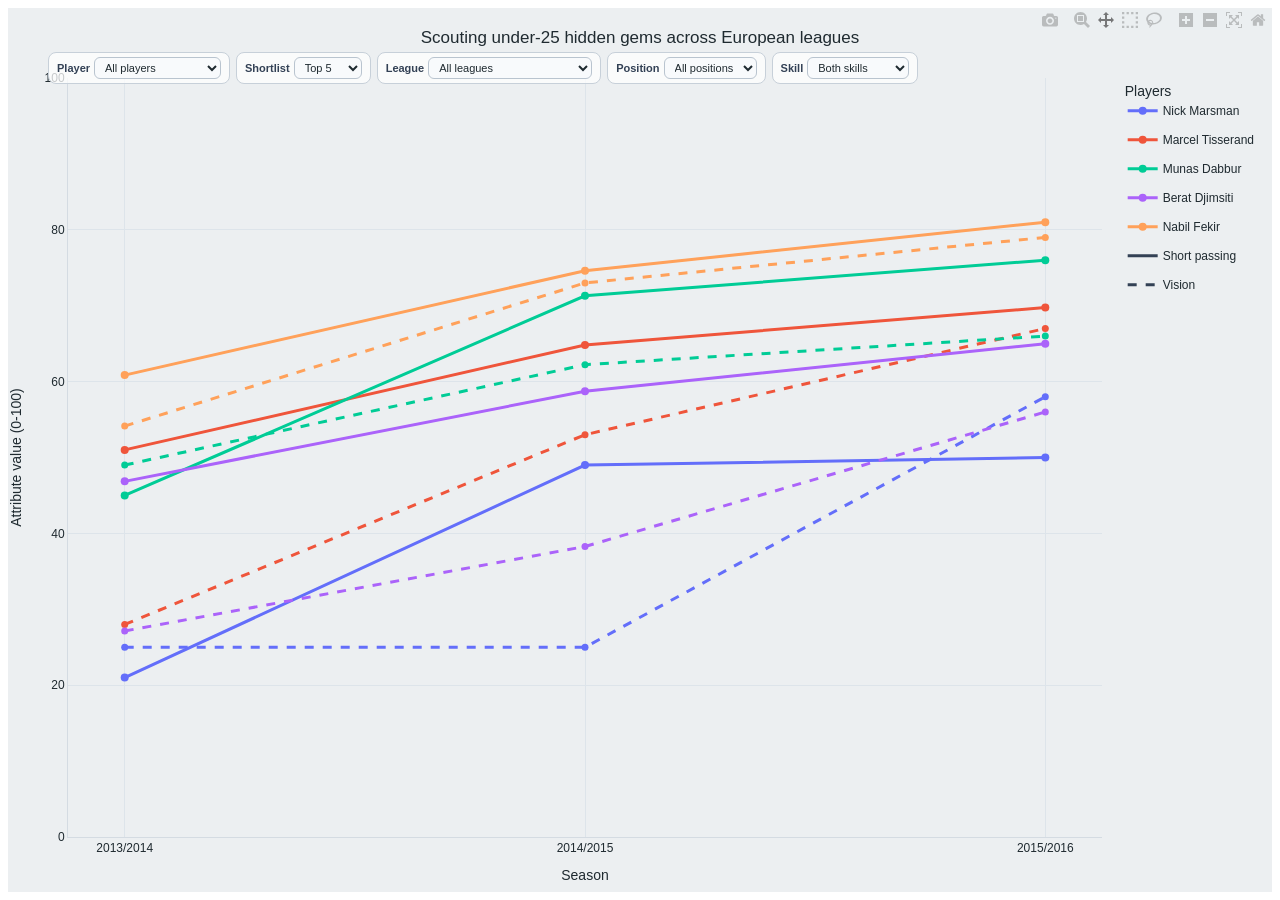
<file: charts/act2_hidden_gems.html>
<html>
<head><meta charset="utf-8" /></head>
<body>
    <div>                        <script type="text/javascript">window.PlotlyConfig = {MathJaxConfig: 'local'};</script>
        <script charset="utf-8" src="https://cdn.plot.ly/plotly-2.35.2.min.js"></script>                <div id="c4e14e4e-88fc-47a5-92f5-8976fecc72ef" class="plotly-graph-div" style="height:100%; width:100%;"></div>            <script type="text/javascript">                                    window.PLOTLYENV=window.PLOTLYENV || {};                                    if (document.getElementById("c4e14e4e-88fc-47a5-92f5-8976fecc72ef")) {                    Plotly.newPlot(                        "c4e14e4e-88fc-47a5-92f5-8976fecc72ef",                        [{"hovertemplate":"\u003cb\u003eNick Marsman\u003c\u002fb\u003e\u003cbr\u003eClub: FC Twente\u003cbr\u003eLeague: Netherlands Eredivisie\u003cbr\u003ePosition: GK\u003cbr\u003eSkill: Short passing\u003cbr\u003eSeason: %{x}\u003cbr\u003eValue: %{y:.1f}\u003cextra\u003e\u003c\u002fextra\u003e","legendgroup":"Nick Marsman","line":{"color":"#636EFA","width":3},"marker":{"size":8},"meta":{"player":"Nick Marsman","team":"FC Twente","league":"Netherlands Eredivisie","position":"GK","skill":"short","player_rank":1},"mode":"lines+markers","name":"Nick Marsman","x":["2013\u002f2014","2014\u002f2015","2015\u002f2016"],"y":[21.0,49.0,50.0],"type":"scatter"},{"hovertemplate":"\u003cb\u003eNick Marsman\u003c\u002fb\u003e\u003cbr\u003eClub: FC Twente\u003cbr\u003eLeague: Netherlands Eredivisie\u003cbr\u003ePosition: GK\u003cbr\u003eSkill: Vision\u003cbr\u003eSeason: %{x}\u003cbr\u003eValue: %{y:.1f}\u003cextra\u003e\u003c\u002fextra\u003e","legendgroup":"Nick Marsman","line":{"color":"#636EFA","dash":"dash","width":3},"marker":{"size":7},"meta":{"player":"Nick Marsman","team":"FC Twente","league":"Netherlands Eredivisie","position":"GK","skill":"vision","player_rank":1},"mode":"lines+markers","name":"Nick Marsman vision","showlegend":false,"x":["2013\u002f2014","2014\u002f2015","2015\u002f2016"],"y":[25.0,25.0,58.0],"type":"scatter"},{"hovertemplate":"\u003cb\u003eMarcel Tisserand\u003c\u002fb\u003e\u003cbr\u003eClub: Toulouse FC\u003cbr\u003eLeague: France Ligue 1\u003cbr\u003ePosition: CB\u003cbr\u003eSkill: Short passing\u003cbr\u003eSeason: %{x}\u003cbr\u003eValue: %{y:.1f}\u003cextra\u003e\u003c\u002fextra\u003e","legendgroup":"Marcel Tisserand","line":{"color":"#EF553B","width":3},"marker":{"size":8},"meta":{"player":"Marcel Tisserand","team":"Toulouse FC","league":"France Ligue 1","position":"CB","skill":"short","player_rank":2},"mode":"lines+markers","name":"Marcel Tisserand","x":["2013\u002f2014","2014\u002f2015","2015\u002f2016"],"y":[51.0,64.83333333333333,69.75],"type":"scatter"},{"hovertemplate":"\u003cb\u003eMarcel Tisserand\u003c\u002fb\u003e\u003cbr\u003eClub: Toulouse FC\u003cbr\u003eLeague: France Ligue 1\u003cbr\u003ePosition: CB\u003cbr\u003eSkill: Vision\u003cbr\u003eSeason: %{x}\u003cbr\u003eValue: %{y:.1f}\u003cextra\u003e\u003c\u002fextra\u003e","legendgroup":"Marcel Tisserand","line":{"color":"#EF553B","dash":"dash","width":3},"marker":{"size":7},"meta":{"player":"Marcel Tisserand","team":"Toulouse FC","league":"France Ligue 1","position":"CB","skill":"vision","player_rank":2},"mode":"lines+markers","name":"Marcel Tisserand vision","showlegend":false,"x":["2013\u002f2014","2014\u002f2015","2015\u002f2016"],"y":[28.0,53.0,67.0],"type":"scatter"},{"hovertemplate":"\u003cb\u003eMunas Dabbur\u003c\u002fb\u003e\u003cbr\u003eClub: Grasshopper Club Z\u00fcrich\u003cbr\u003eLeague: Switzerland Super League\u003cbr\u003ePosition: CF\u003cbr\u003eSkill: Short passing\u003cbr\u003eSeason: %{x}\u003cbr\u003eValue: %{y:.1f}\u003cextra\u003e\u003c\u002fextra\u003e","legendgroup":"Munas Dabbur","line":{"color":"#00CC96","width":3},"marker":{"size":8},"meta":{"player":"Munas Dabbur","team":"Grasshopper Club Z\u00fcrich","league":"Switzerland Super League","position":"CF","skill":"short","player_rank":3},"mode":"lines+markers","name":"Munas Dabbur","x":["2013\u002f2014","2014\u002f2015","2015\u002f2016"],"y":[45.0,71.3076923076923,76.0],"type":"scatter"},{"hovertemplate":"\u003cb\u003eMunas Dabbur\u003c\u002fb\u003e\u003cbr\u003eClub: Grasshopper Club Z\u00fcrich\u003cbr\u003eLeague: Switzerland Super League\u003cbr\u003ePosition: CF\u003cbr\u003eSkill: Vision\u003cbr\u003eSeason: %{x}\u003cbr\u003eValue: %{y:.1f}\u003cextra\u003e\u003c\u002fextra\u003e","legendgroup":"Munas Dabbur","line":{"color":"#00CC96","dash":"dash","width":3},"marker":{"size":7},"meta":{"player":"Munas Dabbur","team":"Grasshopper Club Z\u00fcrich","league":"Switzerland Super League","position":"CF","skill":"vision","player_rank":3},"mode":"lines+markers","name":"Munas Dabbur vision","showlegend":false,"x":["2013\u002f2014","2014\u002f2015","2015\u002f2016"],"y":[49.0,62.23076923076923,66.0],"type":"scatter"},{"hovertemplate":"\u003cb\u003eBerat Djimsiti\u003c\u002fb\u003e\u003cbr\u003eClub: FC Z\u00fcrich\u003cbr\u003eLeague: Switzerland Super League\u003cbr\u003ePosition: RB\u003cbr\u003eSkill: Short passing\u003cbr\u003eSeason: %{x}\u003cbr\u003eValue: %{y:.1f}\u003cextra\u003e\u003c\u002fextra\u003e","legendgroup":"Berat Djimsiti","line":{"color":"#AB63FA","width":3},"marker":{"size":8},"meta":{"player":"Berat Djimsiti","team":"FC Z\u00fcrich","league":"Switzerland Super League","position":"RB","skill":"short","player_rank":4},"mode":"lines+markers","name":"Berat Djimsiti","x":["2013\u002f2014","2014\u002f2015","2015\u002f2016"],"y":[46.857142857142854,58.72727272727273,65.0],"type":"scatter"},{"hovertemplate":"\u003cb\u003eBerat Djimsiti\u003c\u002fb\u003e\u003cbr\u003eClub: FC Z\u00fcrich\u003cbr\u003eLeague: Switzerland Super League\u003cbr\u003ePosition: RB\u003cbr\u003eSkill: Vision\u003cbr\u003eSeason: %{x}\u003cbr\u003eValue: %{y:.1f}\u003cextra\u003e\u003c\u002fextra\u003e","legendgroup":"Berat Djimsiti","line":{"color":"#AB63FA","dash":"dash","width":3},"marker":{"size":7},"meta":{"player":"Berat Djimsiti","team":"FC Z\u00fcrich","league":"Switzerland Super League","position":"RB","skill":"vision","player_rank":4},"mode":"lines+markers","name":"Berat Djimsiti vision","showlegend":false,"x":["2013\u002f2014","2014\u002f2015","2015\u002f2016"],"y":[27.142857142857142,38.27272727272727,56.0],"type":"scatter"},{"hovertemplate":"\u003cb\u003eNabil Fekir\u003c\u002fb\u003e\u003cbr\u003eClub: Olympique Lyonnais\u003cbr\u003eLeague: France Ligue 1\u003cbr\u003ePosition: CF\u003cbr\u003eSkill: Short passing\u003cbr\u003eSeason: %{x}\u003cbr\u003eValue: %{y:.1f}\u003cextra\u003e\u003c\u002fextra\u003e","legendgroup":"Nabil Fekir","line":{"color":"#FFA15A","width":3},"marker":{"size":8},"meta":{"player":"Nabil Fekir","team":"Olympique Lyonnais","league":"France Ligue 1","position":"CF","skill":"short","player_rank":5},"mode":"lines+markers","name":"Nabil Fekir","x":["2013\u002f2014","2014\u002f2015","2015\u002f2016"],"y":[60.857142857142854,74.61111111111111,81.0],"type":"scatter"},{"hovertemplate":"\u003cb\u003eNabil Fekir\u003c\u002fb\u003e\u003cbr\u003eClub: Olympique Lyonnais\u003cbr\u003eLeague: France Ligue 1\u003cbr\u003ePosition: CF\u003cbr\u003eSkill: Vision\u003cbr\u003eSeason: %{x}\u003cbr\u003eValue: %{y:.1f}\u003cextra\u003e\u003c\u002fextra\u003e","legendgroup":"Nabil Fekir","line":{"color":"#FFA15A","dash":"dash","width":3},"marker":{"size":7},"meta":{"player":"Nabil Fekir","team":"Olympique Lyonnais","league":"France Ligue 1","position":"CF","skill":"vision","player_rank":5},"mode":"lines+markers","name":"Nabil Fekir vision","showlegend":false,"x":["2013\u002f2014","2014\u002f2015","2015\u002f2016"],"y":[54.142857142857146,73.0,79.0],"type":"scatter"},{"hovertemplate":"\u003cb\u003eSteven Moreira\u003c\u002fb\u003e\u003cbr\u003eClub: Stade Rennais FC\u003cbr\u003eLeague: France Ligue 1\u003cbr\u003ePosition: RB\u003cbr\u003eSkill: Short passing\u003cbr\u003eSeason: %{x}\u003cbr\u003eValue: %{y:.1f}\u003cextra\u003e\u003c\u002fextra\u003e","legendgroup":"Steven Moreira","line":{"color":"#19D3F3","width":3},"marker":{"size":8},"meta":{"player":"Steven Moreira","team":"Stade Rennais FC","league":"France Ligue 1","position":"RB","skill":"short","player_rank":6},"mode":"lines+markers","name":"Steven Moreira","x":["2013\u002f2014","2014\u002f2015","2015\u002f2016"],"y":[62.5,68.0,75.0],"type":"scatter"},{"hovertemplate":"\u003cb\u003eSteven Moreira\u003c\u002fb\u003e\u003cbr\u003eClub: Stade Rennais FC\u003cbr\u003eLeague: France Ligue 1\u003cbr\u003ePosition: RB\u003cbr\u003eSkill: Vision\u003cbr\u003eSeason: %{x}\u003cbr\u003eValue: %{y:.1f}\u003cextra\u003e\u003c\u002fextra\u003e","legendgroup":"Steven Moreira","line":{"color":"#19D3F3","dash":"dash","width":3},"marker":{"size":7},"meta":{"player":"Steven Moreira","team":"Stade Rennais FC","league":"France Ligue 1","position":"RB","skill":"vision","player_rank":6},"mode":"lines+markers","name":"Steven Moreira vision","showlegend":false,"x":["2013\u002f2014","2014\u002f2015","2015\u002f2016"],"y":[40.0,40.0,69.0],"type":"scatter"},{"hovertemplate":"\u003cb\u003eSturgeon\u003c\u002fb\u003e\u003cbr\u003eClub: CF Os Belenenses\u003cbr\u003eLeague: Portugal Liga ZON Sagres\u003cbr\u003ePosition: AM\u003cbr\u003eSkill: Short passing\u003cbr\u003eSeason: %{x}\u003cbr\u003eValue: %{y:.1f}\u003cextra\u003e\u003c\u002fextra\u003e","legendgroup":"Sturgeon","line":{"color":"#FF6692","width":3},"marker":{"size":8},"meta":{"player":"Sturgeon","team":"CF Os Belenenses","league":"Portugal Liga ZON Sagres","position":"AM","skill":"short","player_rank":7},"mode":"lines+markers","name":"Sturgeon","x":["2013\u002f2014","2014\u002f2015","2015\u002f2016"],"y":[58.0,65.42857142857143,74.57142857142857],"type":"scatter"},{"hovertemplate":"\u003cb\u003eSturgeon\u003c\u002fb\u003e\u003cbr\u003eClub: CF Os Belenenses\u003cbr\u003eLeague: Portugal Liga ZON Sagres\u003cbr\u003ePosition: AM\u003cbr\u003eSkill: Vision\u003cbr\u003eSeason: %{x}\u003cbr\u003eValue: %{y:.1f}\u003cextra\u003e\u003c\u002fextra\u003e","legendgroup":"Sturgeon","line":{"color":"#FF6692","dash":"dash","width":3},"marker":{"size":7},"meta":{"player":"Sturgeon","team":"CF Os Belenenses","league":"Portugal Liga ZON Sagres","position":"AM","skill":"vision","player_rank":7},"mode":"lines+markers","name":"Sturgeon vision","showlegend":false,"x":["2013\u002f2014","2014\u002f2015","2015\u002f2016"],"y":[51.0,65.42857142857143,75.85714285714286],"type":"scatter"},{"hovertemplate":"\u003cb\u003eYvon Mvogo\u003c\u002fb\u003e\u003cbr\u003eClub: BSC Young Boys\u003cbr\u003eLeague: Switzerland Super League\u003cbr\u003ePosition: GK\u003cbr\u003eSkill: Short passing\u003cbr\u003eSeason: %{x}\u003cbr\u003eValue: %{y:.1f}\u003cextra\u003e\u003c\u002fextra\u003e","legendgroup":"Yvon Mvogo","line":{"color":"#B6E880","width":3},"marker":{"size":8},"meta":{"player":"Yvon Mvogo","team":"BSC Young Boys","league":"Switzerland Super League","position":"GK","skill":"short","player_rank":8},"mode":"lines+markers","name":"Yvon Mvogo","x":["2013\u002f2014","2014\u002f2015","2015\u002f2016"],"y":[24.0,24.0,25.0],"type":"scatter"},{"hovertemplate":"\u003cb\u003eYvon Mvogo\u003c\u002fb\u003e\u003cbr\u003eClub: BSC Young Boys\u003cbr\u003eLeague: Switzerland Super League\u003cbr\u003ePosition: GK\u003cbr\u003eSkill: Vision\u003cbr\u003eSeason: %{x}\u003cbr\u003eValue: %{y:.1f}\u003cextra\u003e\u003c\u002fextra\u003e","legendgroup":"Yvon Mvogo","line":{"color":"#B6E880","dash":"dash","width":3},"marker":{"size":7},"meta":{"player":"Yvon Mvogo","team":"BSC Young Boys","league":"Switzerland Super League","position":"GK","skill":"vision","player_rank":8},"mode":"lines+markers","name":"Yvon Mvogo vision","showlegend":false,"x":["2013\u002f2014","2014\u002f2015","2015\u002f2016"],"y":[25.0,25.0,65.0],"type":"scatter"},{"hovertemplate":"\u003cb\u003eSanti Mina\u003c\u002fb\u003e\u003cbr\u003eClub: Valencia CF\u003cbr\u003eLeague: Spain LIGA BBVA\u003cbr\u003ePosition: CF\u003cbr\u003eSkill: Short passing\u003cbr\u003eSeason: %{x}\u003cbr\u003eValue: %{y:.1f}\u003cextra\u003e\u003c\u002fextra\u003e","legendgroup":"Santi Mina","line":{"color":"#FF97FF","width":3},"marker":{"size":8},"meta":{"player":"Santi Mina","team":"Valencia CF","league":"Spain LIGA BBVA","position":"CF","skill":"short","player_rank":9},"mode":"lines+markers","name":"Santi Mina","x":["2013\u002f2014","2014\u002f2015","2015\u002f2016"],"y":[46.0,53.833333333333336,70.28571428571429],"type":"scatter"},{"hovertemplate":"\u003cb\u003eSanti Mina\u003c\u002fb\u003e\u003cbr\u003eClub: Valencia CF\u003cbr\u003eLeague: Spain LIGA BBVA\u003cbr\u003ePosition: CF\u003cbr\u003eSkill: Vision\u003cbr\u003eSeason: %{x}\u003cbr\u003eValue: %{y:.1f}\u003cextra\u003e\u003c\u002fextra\u003e","legendgroup":"Santi Mina","line":{"color":"#FF97FF","dash":"dash","width":3},"marker":{"size":7},"meta":{"player":"Santi Mina","team":"Valencia CF","league":"Spain LIGA BBVA","position":"CF","skill":"vision","player_rank":9},"mode":"lines+markers","name":"Santi Mina vision","showlegend":false,"x":["2013\u002f2014","2014\u002f2015","2015\u002f2016"],"y":[53.0,53.833333333333336,68.0],"type":"scatter"},{"hovertemplate":"\u003cb\u003eJean Michael Seri\u003c\u002fb\u003e\u003cbr\u003eClub: OGC Nice\u003cbr\u003eLeague: France Ligue 1\u003cbr\u003ePosition: CM\u003cbr\u003eSkill: Short passing\u003cbr\u003eSeason: %{x}\u003cbr\u003eValue: %{y:.1f}\u003cextra\u003e\u003c\u002fextra\u003e","legendgroup":"Jean Michael Seri","line":{"color":"#FECB52","width":3},"marker":{"size":8},"meta":{"player":"Jean Michael Seri","team":"OGC Nice","league":"France Ligue 1","position":"CM","skill":"short","player_rank":10},"mode":"lines+markers","name":"Jean Michael Seri","x":["2013\u002f2014","2014\u002f2015","2015\u002f2016"],"y":[64.83333333333333,74.0,76.0],"type":"scatter"},{"hovertemplate":"\u003cb\u003eJean Michael Seri\u003c\u002fb\u003e\u003cbr\u003eClub: OGC Nice\u003cbr\u003eLeague: France Ligue 1\u003cbr\u003ePosition: CM\u003cbr\u003eSkill: Vision\u003cbr\u003eSeason: %{x}\u003cbr\u003eValue: %{y:.1f}\u003cextra\u003e\u003c\u002fextra\u003e","legendgroup":"Jean Michael Seri","line":{"color":"#FECB52","dash":"dash","width":3},"marker":{"size":7},"meta":{"player":"Jean Michael Seri","team":"OGC Nice","league":"France Ligue 1","position":"CM","skill":"vision","player_rank":10},"mode":"lines+markers","name":"Jean Michael Seri vision","showlegend":false,"x":["2013\u002f2014","2014\u002f2015","2015\u002f2016"],"y":[54.0,69.0,80.16666666666667],"type":"scatter"},{"hovertemplate":"\u003cb\u003eRenato Steffen\u003c\u002fb\u003e\u003cbr\u003eClub: FC Basel\u003cbr\u003eLeague: Switzerland Super League\u003cbr\u003ePosition: LM\u003cbr\u003eSkill: Short passing\u003cbr\u003eSeason: %{x}\u003cbr\u003eValue: %{y:.1f}\u003cextra\u003e\u003c\u002fextra\u003e","legendgroup":"Renato Steffen","line":{"color":"rgb(136, 204, 238)","width":3},"marker":{"size":8},"meta":{"player":"Renato Steffen","team":"FC Basel","league":"Switzerland Super League","position":"LM","skill":"short","player_rank":11},"mode":"lines+markers","name":"Renato Steffen","x":["2013\u002f2014","2014\u002f2015","2015\u002f2016"],"y":[44.0,57.0,65.0],"type":"scatter"},{"hovertemplate":"\u003cb\u003eRenato Steffen\u003c\u002fb\u003e\u003cbr\u003eClub: FC Basel\u003cbr\u003eLeague: Switzerland Super League\u003cbr\u003ePosition: LM\u003cbr\u003eSkill: Vision\u003cbr\u003eSeason: %{x}\u003cbr\u003eValue: %{y:.1f}\u003cextra\u003e\u003c\u002fextra\u003e","legendgroup":"Renato Steffen","line":{"color":"rgb(136, 204, 238)","dash":"dash","width":3},"marker":{"size":7},"meta":{"player":"Renato Steffen","team":"FC Basel","league":"Switzerland Super League","position":"LM","skill":"vision","player_rank":11},"mode":"lines+markers","name":"Renato Steffen vision","showlegend":false,"x":["2013\u002f2014","2014\u002f2015","2015\u002f2016"],"y":[53.0,62.0,69.0],"type":"scatter"},{"hovertemplate":"\u003cb\u003eEderson Moraes\u003c\u002fb\u003e\u003cbr\u003eClub: SL Benfica\u003cbr\u003eLeague: Portugal Liga ZON Sagres\u003cbr\u003ePosition: GK\u003cbr\u003eSkill: Short passing\u003cbr\u003eSeason: %{x}\u003cbr\u003eValue: %{y:.1f}\u003cextra\u003e\u003c\u002fextra\u003e","legendgroup":"Ederson Moraes","line":{"color":"rgb(204, 102, 119)","width":3},"marker":{"size":8},"meta":{"player":"Ederson Moraes","team":"SL Benfica","league":"Portugal Liga ZON Sagres","position":"GK","skill":"short","player_rank":12},"mode":"lines+markers","name":"Ederson Moraes","x":["2013\u002f2014","2014\u002f2015","2015\u002f2016"],"y":[27.0,27.0,28.0],"type":"scatter"},{"hovertemplate":"\u003cb\u003eEderson Moraes\u003c\u002fb\u003e\u003cbr\u003eClub: SL Benfica\u003cbr\u003eLeague: Portugal Liga ZON Sagres\u003cbr\u003ePosition: GK\u003cbr\u003eSkill: Vision\u003cbr\u003eSeason: %{x}\u003cbr\u003eValue: %{y:.1f}\u003cextra\u003e\u003c\u002fextra\u003e","legendgroup":"Ederson Moraes","line":{"color":"rgb(204, 102, 119)","dash":"dash","width":3},"marker":{"size":7},"meta":{"player":"Ederson Moraes","team":"SL Benfica","league":"Portugal Liga ZON Sagres","position":"GK","skill":"vision","player_rank":12},"mode":"lines+markers","name":"Ederson Moraes vision","showlegend":false,"x":["2013\u002f2014","2014\u002f2015","2015\u002f2016"],"y":[25.0,25.0,61.0],"type":"scatter"},{"hovertemplate":"\u003cb\u003eJeroen Zoet\u003c\u002fb\u003e\u003cbr\u003eClub: PSV\u003cbr\u003eLeague: Netherlands Eredivisie\u003cbr\u003ePosition: GK\u003cbr\u003eSkill: Short passing\u003cbr\u003eSeason: %{x}\u003cbr\u003eValue: %{y:.1f}\u003cextra\u003e\u003c\u002fextra\u003e","legendgroup":"Jeroen Zoet","line":{"color":"rgb(221, 204, 119)","width":3},"marker":{"size":8},"meta":{"player":"Jeroen Zoet","team":"PSV","league":"Netherlands Eredivisie","position":"GK","skill":"short","player_rank":13},"mode":"lines+markers","name":"Jeroen Zoet","x":["2013\u002f2014","2014\u002f2015","2015\u002f2016"],"y":[33.6,36.0,37.0],"type":"scatter"},{"hovertemplate":"\u003cb\u003eJeroen Zoet\u003c\u002fb\u003e\u003cbr\u003eClub: PSV\u003cbr\u003eLeague: Netherlands Eredivisie\u003cbr\u003ePosition: GK\u003cbr\u003eSkill: Vision\u003cbr\u003eSeason: %{x}\u003cbr\u003eValue: %{y:.1f}\u003cextra\u003e\u003c\u002fextra\u003e","legendgroup":"Jeroen Zoet","line":{"color":"rgb(221, 204, 119)","dash":"dash","width":3},"marker":{"size":7},"meta":{"player":"Jeroen Zoet","team":"PSV","league":"Netherlands Eredivisie","position":"GK","skill":"vision","player_rank":13},"mode":"lines+markers","name":"Jeroen Zoet vision","showlegend":false,"x":["2013\u002f2014","2014\u002f2015","2015\u002f2016"],"y":[24.2,25.0,57.0],"type":"scatter"},{"hovertemplate":"\u003cb\u003eAlan Uryga\u003c\u002fb\u003e\u003cbr\u003eClub: Wis\u0142a Krak\u00f3w\u003cbr\u003eLeague: Poland Ekstraklasa\u003cbr\u003ePosition: CM\u003cbr\u003eSkill: Short passing\u003cbr\u003eSeason: %{x}\u003cbr\u003eValue: %{y:.1f}\u003cextra\u003e\u003c\u002fextra\u003e","legendgroup":"Alan Uryga","line":{"color":"rgb(17, 119, 51)","width":3},"marker":{"size":8},"meta":{"player":"Alan Uryga","team":"Wis\u0142a Krak\u00f3w","league":"Poland Ekstraklasa","position":"CM","skill":"short","player_rank":14},"mode":"lines+markers","name":"Alan Uryga","x":["2013\u002f2014","2014\u002f2015","2015\u002f2016"],"y":[39.0,56.333333333333336,61.75],"type":"scatter"},{"hovertemplate":"\u003cb\u003eAlan Uryga\u003c\u002fb\u003e\u003cbr\u003eClub: Wis\u0142a Krak\u00f3w\u003cbr\u003eLeague: Poland Ekstraklasa\u003cbr\u003ePosition: CM\u003cbr\u003eSkill: Vision\u003cbr\u003eSeason: %{x}\u003cbr\u003eValue: %{y:.1f}\u003cextra\u003e\u003c\u002fextra\u003e","legendgroup":"Alan Uryga","line":{"color":"rgb(17, 119, 51)","dash":"dash","width":3},"marker":{"size":7},"meta":{"player":"Alan Uryga","team":"Wis\u0142a Krak\u00f3w","league":"Poland Ekstraklasa","position":"CM","skill":"vision","player_rank":14},"mode":"lines+markers","name":"Alan Uryga vision","showlegend":false,"x":["2013\u002f2014","2014\u002f2015","2015\u002f2016"],"y":[36.0,45.333333333333336,49.0],"type":"scatter"},{"hovertemplate":"\u003cb\u003eJan Oblak\u003c\u002fb\u003e\u003cbr\u003eClub: Atl\u00e9tico Madrid\u003cbr\u003eLeague: Spain LIGA BBVA\u003cbr\u003ePosition: GK\u003cbr\u003eSkill: Short passing\u003cbr\u003eSeason: %{x}\u003cbr\u003eValue: %{y:.1f}\u003cextra\u003e\u003c\u002fextra\u003e","legendgroup":"Jan Oblak","line":{"color":"rgb(51, 34, 136)","width":3},"marker":{"size":8},"meta":{"player":"Jan Oblak","team":"Atl\u00e9tico Madrid","league":"Spain LIGA BBVA","position":"GK","skill":"short","player_rank":15},"mode":"lines+markers","name":"Jan Oblak","x":["2013\u002f2014","2014\u002f2015","2015\u002f2016"],"y":[24.88888888888889,28.0,29.0],"type":"scatter"},{"hovertemplate":"\u003cb\u003eJan Oblak\u003c\u002fb\u003e\u003cbr\u003eClub: Atl\u00e9tico Madrid\u003cbr\u003eLeague: Spain LIGA BBVA\u003cbr\u003ePosition: GK\u003cbr\u003eSkill: Vision\u003cbr\u003eSeason: %{x}\u003cbr\u003eValue: %{y:.1f}\u003cextra\u003e\u003c\u002fextra\u003e","legendgroup":"Jan Oblak","line":{"color":"rgb(51, 34, 136)","dash":"dash","width":3},"marker":{"size":7},"meta":{"player":"Jan Oblak","team":"Atl\u00e9tico Madrid","league":"Spain LIGA BBVA","position":"GK","skill":"vision","player_rank":15},"mode":"lines+markers","name":"Jan Oblak vision","showlegend":false,"x":["2013\u002f2014","2014\u002f2015","2015\u002f2016"],"y":[23.444444444444443,25.0,55.0],"type":"scatter"},{"hovertemplate":"\u003cb\u003eMehdi Zeffane\u003c\u002fb\u003e\u003cbr\u003eClub: Stade Rennais FC\u003cbr\u003eLeague: France Ligue 1\u003cbr\u003ePosition: LB\u003cbr\u003eSkill: Short passing\u003cbr\u003eSeason: %{x}\u003cbr\u003eValue: %{y:.1f}\u003cextra\u003e\u003c\u002fextra\u003e","legendgroup":"Mehdi Zeffane","line":{"color":"rgb(170, 68, 153)","width":3},"marker":{"size":8},"meta":{"player":"Mehdi Zeffane","team":"Stade Rennais FC","league":"France Ligue 1","position":"LB","skill":"short","player_rank":16},"mode":"lines+markers","name":"Mehdi Zeffane","x":["2013\u002f2014","2014\u002f2015","2015\u002f2016"],"y":[42.0,65.75,67.0],"type":"scatter"},{"hovertemplate":"\u003cb\u003eMehdi Zeffane\u003c\u002fb\u003e\u003cbr\u003eClub: Stade Rennais FC\u003cbr\u003eLeague: France Ligue 1\u003cbr\u003ePosition: LB\u003cbr\u003eSkill: Vision\u003cbr\u003eSeason: %{x}\u003cbr\u003eValue: %{y:.1f}\u003cextra\u003e\u003c\u002fextra\u003e","legendgroup":"Mehdi Zeffane","line":{"color":"rgb(170, 68, 153)","dash":"dash","width":3},"marker":{"size":7},"meta":{"player":"Mehdi Zeffane","team":"Stade Rennais FC","league":"France Ligue 1","position":"LB","skill":"vision","player_rank":16},"mode":"lines+markers","name":"Mehdi Zeffane vision","showlegend":false,"x":["2013\u002f2014","2014\u002f2015","2015\u002f2016"],"y":[48.0,49.125,58.0],"type":"scatter"},{"hovertemplate":"\u003cb\u003eAnthony Martial\u003c\u002fb\u003e\u003cbr\u003eClub: Manchester United\u003cbr\u003eLeague: England Premier League\u003cbr\u003ePosition: CF\u003cbr\u003eSkill: Short passing\u003cbr\u003eSeason: %{x}\u003cbr\u003eValue: %{y:.1f}\u003cextra\u003e\u003c\u002fextra\u003e","legendgroup":"Anthony Martial","line":{"color":"rgb(68, 170, 153)","width":3},"marker":{"size":8},"meta":{"player":"Anthony Martial","team":"Manchester United","league":"England Premier League","position":"CF","skill":"short","player_rank":17},"mode":"lines+markers","name":"Anthony Martial","x":["2013\u002f2014","2014\u002f2015","2015\u002f2016"],"y":[56.0,60.0,71.93333333333334],"type":"scatter"},{"hovertemplate":"\u003cb\u003eAnthony Martial\u003c\u002fb\u003e\u003cbr\u003eClub: Manchester United\u003cbr\u003eLeague: England Premier League\u003cbr\u003ePosition: CF\u003cbr\u003eSkill: Vision\u003cbr\u003eSeason: %{x}\u003cbr\u003eValue: %{y:.1f}\u003cextra\u003e\u003c\u002fextra\u003e","legendgroup":"Anthony Martial","line":{"color":"rgb(68, 170, 153)","dash":"dash","width":3},"marker":{"size":7},"meta":{"player":"Anthony Martial","team":"Manchester United","league":"England Premier League","position":"CF","skill":"vision","player_rank":17},"mode":"lines+markers","name":"Anthony Martial vision","showlegend":false,"x":["2013\u002f2014","2014\u002f2015","2015\u002f2016"],"y":[43.0,48.333333333333336,61.4],"type":"scatter"},{"hovertemplate":"\u003cb\u003eRicardo Horta\u003c\u002fb\u003e\u003cbr\u003eClub: M\u00e1laga CF\u003cbr\u003eLeague: Spain LIGA BBVA\u003cbr\u003ePosition: LM\u003cbr\u003eSkill: Short passing\u003cbr\u003eSeason: %{x}\u003cbr\u003eValue: %{y:.1f}\u003cextra\u003e\u003c\u002fextra\u003e","legendgroup":"Ricardo Horta","line":{"color":"rgb(153, 153, 51)","width":3},"marker":{"size":8},"meta":{"player":"Ricardo Horta","team":"M\u00e1laga CF","league":"Spain LIGA BBVA","position":"LM","skill":"short","player_rank":18},"mode":"lines+markers","name":"Ricardo Horta","x":["2013\u002f2014","2014\u002f2015","2015\u002f2016"],"y":[58.9,70.0,73.0],"type":"scatter"},{"hovertemplate":"\u003cb\u003eRicardo Horta\u003c\u002fb\u003e\u003cbr\u003eClub: M\u00e1laga CF\u003cbr\u003eLeague: Spain LIGA BBVA\u003cbr\u003ePosition: LM\u003cbr\u003eSkill: Vision\u003cbr\u003eSeason: %{x}\u003cbr\u003eValue: %{y:.1f}\u003cextra\u003e\u003c\u002fextra\u003e","legendgroup":"Ricardo Horta","line":{"color":"rgb(153, 153, 51)","dash":"dash","width":3},"marker":{"size":7},"meta":{"player":"Ricardo Horta","team":"M\u00e1laga CF","league":"Spain LIGA BBVA","position":"LM","skill":"vision","player_rank":18},"mode":"lines+markers","name":"Ricardo Horta vision","showlegend":false,"x":["2013\u002f2014","2014\u002f2015","2015\u002f2016"],"y":[57.9,64.0,78.0],"type":"scatter"},{"hovertemplate":"\u003cb\u003eVincent Aboubakar\u003c\u002fb\u003e\u003cbr\u003eClub: FC Porto\u003cbr\u003eLeague: Portugal Liga ZON Sagres\u003cbr\u003ePosition: CF\u003cbr\u003eSkill: Short passing\u003cbr\u003eSeason: %{x}\u003cbr\u003eValue: %{y:.1f}\u003cextra\u003e\u003c\u002fextra\u003e","legendgroup":"Vincent Aboubakar","line":{"color":"rgb(136, 34, 85)","width":3},"marker":{"size":8},"meta":{"player":"Vincent Aboubakar","team":"FC Porto","league":"Portugal Liga ZON Sagres","position":"CF","skill":"short","player_rank":19},"mode":"lines+markers","name":"Vincent Aboubakar","x":["2013\u002f2014","2014\u002f2015","2015\u002f2016"],"y":[61.0,61.0,75.0],"type":"scatter"},{"hovertemplate":"\u003cb\u003eVincent Aboubakar\u003c\u002fb\u003e\u003cbr\u003eClub: FC Porto\u003cbr\u003eLeague: Portugal Liga ZON Sagres\u003cbr\u003ePosition: CF\u003cbr\u003eSkill: Vision\u003cbr\u003eSeason: %{x}\u003cbr\u003eValue: %{y:.1f}\u003cextra\u003e\u003c\u002fextra\u003e","legendgroup":"Vincent Aboubakar","line":{"color":"rgb(136, 34, 85)","dash":"dash","width":3},"marker":{"size":7},"meta":{"player":"Vincent Aboubakar","team":"FC Porto","league":"Portugal Liga ZON Sagres","position":"CF","skill":"vision","player_rank":19},"mode":"lines+markers","name":"Vincent Aboubakar vision","showlegend":false,"x":["2013\u002f2014","2014\u002f2015","2015\u002f2016"],"y":[57.6,61.25,77.7],"type":"scatter"},{"hovertemplate":"\u003cb\u003eVictor Alvarez\u003c\u002fb\u003e\u003cbr\u003eClub: RCD Espanyol\u003cbr\u003eLeague: Spain LIGA BBVA\u003cbr\u003ePosition: RM\u003cbr\u003eSkill: Short passing\u003cbr\u003eSeason: %{x}\u003cbr\u003eValue: %{y:.1f}\u003cextra\u003e\u003c\u002fextra\u003e","legendgroup":"Victor Alvarez","line":{"color":"rgb(102, 17, 0)","width":3},"marker":{"size":8},"meta":{"player":"Victor Alvarez","team":"RCD Espanyol","league":"Spain LIGA BBVA","position":"RM","skill":"short","player_rank":20},"mode":"lines+markers","name":"Victor Alvarez","x":["2013\u002f2014","2014\u002f2015","2015\u002f2016"],"y":[58.0,63.0,74.0],"type":"scatter"},{"hovertemplate":"\u003cb\u003eVictor Alvarez\u003c\u002fb\u003e\u003cbr\u003eClub: RCD Espanyol\u003cbr\u003eLeague: Spain LIGA BBVA\u003cbr\u003ePosition: RM\u003cbr\u003eSkill: Vision\u003cbr\u003eSeason: %{x}\u003cbr\u003eValue: %{y:.1f}\u003cextra\u003e\u003c\u002fextra\u003e","legendgroup":"Victor Alvarez","line":{"color":"rgb(102, 17, 0)","dash":"dash","width":3},"marker":{"size":7},"meta":{"player":"Victor Alvarez","team":"RCD Espanyol","league":"Spain LIGA BBVA","position":"RM","skill":"vision","player_rank":20},"mode":"lines+markers","name":"Victor Alvarez vision","showlegend":false,"x":["2013\u002f2014","2014\u002f2015","2015\u002f2016"],"y":[55.0,57.333333333333336,73.0],"type":"scatter"},{"hoverinfo":"skip","line":{"color":"#334155","width":3},"meta":{"control":"skill-key","skill":"short"},"mode":"lines","name":"Short passing","showlegend":true,"x":[null],"y":[null],"type":"scatter"},{"hoverinfo":"skip","line":{"color":"#334155","dash":"dash","width":3},"meta":{"control":"skill-key","skill":"vision"},"mode":"lines","name":"Vision","showlegend":true,"x":[null],"y":[null],"type":"scatter"}],                        {"template":{"data":{"barpolar":[{"marker":{"line":{"color":"white","width":0.5},"pattern":{"fillmode":"overlay","size":10,"solidity":0.2}},"type":"barpolar"}],"bar":[{"error_x":{"color":"#2a3f5f"},"error_y":{"color":"#2a3f5f"},"marker":{"line":{"color":"white","width":0.5},"pattern":{"fillmode":"overlay","size":10,"solidity":0.2}},"type":"bar"}],"carpet":[{"aaxis":{"endlinecolor":"#2a3f5f","gridcolor":"#C8D4E3","linecolor":"#C8D4E3","minorgridcolor":"#C8D4E3","startlinecolor":"#2a3f5f"},"baxis":{"endlinecolor":"#2a3f5f","gridcolor":"#C8D4E3","linecolor":"#C8D4E3","minorgridcolor":"#C8D4E3","startlinecolor":"#2a3f5f"},"type":"carpet"}],"choropleth":[{"colorbar":{"outlinewidth":0,"ticks":""},"type":"choropleth"}],"contourcarpet":[{"colorbar":{"outlinewidth":0,"ticks":""},"type":"contourcarpet"}],"contour":[{"colorbar":{"outlinewidth":0,"ticks":""},"colorscale":[[0.0,"#0d0887"],[0.1111111111111111,"#46039f"],[0.2222222222222222,"#7201a8"],[0.3333333333333333,"#9c179e"],[0.4444444444444444,"#bd3786"],[0.5555555555555556,"#d8576b"],[0.6666666666666666,"#ed7953"],[0.7777777777777778,"#fb9f3a"],[0.8888888888888888,"#fdca26"],[1.0,"#f0f921"]],"type":"contour"}],"heatmapgl":[{"colorbar":{"outlinewidth":0,"ticks":""},"colorscale":[[0.0,"#0d0887"],[0.1111111111111111,"#46039f"],[0.2222222222222222,"#7201a8"],[0.3333333333333333,"#9c179e"],[0.4444444444444444,"#bd3786"],[0.5555555555555556,"#d8576b"],[0.6666666666666666,"#ed7953"],[0.7777777777777778,"#fb9f3a"],[0.8888888888888888,"#fdca26"],[1.0,"#f0f921"]],"type":"heatmapgl"}],"heatmap":[{"colorbar":{"outlinewidth":0,"ticks":""},"colorscale":[[0.0,"#0d0887"],[0.1111111111111111,"#46039f"],[0.2222222222222222,"#7201a8"],[0.3333333333333333,"#9c179e"],[0.4444444444444444,"#bd3786"],[0.5555555555555556,"#d8576b"],[0.6666666666666666,"#ed7953"],[0.7777777777777778,"#fb9f3a"],[0.8888888888888888,"#fdca26"],[1.0,"#f0f921"]],"type":"heatmap"}],"histogram2dcontour":[{"colorbar":{"outlinewidth":0,"ticks":""},"colorscale":[[0.0,"#0d0887"],[0.1111111111111111,"#46039f"],[0.2222222222222222,"#7201a8"],[0.3333333333333333,"#9c179e"],[0.4444444444444444,"#bd3786"],[0.5555555555555556,"#d8576b"],[0.6666666666666666,"#ed7953"],[0.7777777777777778,"#fb9f3a"],[0.8888888888888888,"#fdca26"],[1.0,"#f0f921"]],"type":"histogram2dcontour"}],"histogram2d":[{"colorbar":{"outlinewidth":0,"ticks":""},"colorscale":[[0.0,"#0d0887"],[0.1111111111111111,"#46039f"],[0.2222222222222222,"#7201a8"],[0.3333333333333333,"#9c179e"],[0.4444444444444444,"#bd3786"],[0.5555555555555556,"#d8576b"],[0.6666666666666666,"#ed7953"],[0.7777777777777778,"#fb9f3a"],[0.8888888888888888,"#fdca26"],[1.0,"#f0f921"]],"type":"histogram2d"}],"histogram":[{"marker":{"pattern":{"fillmode":"overlay","size":10,"solidity":0.2}},"type":"histogram"}],"mesh3d":[{"colorbar":{"outlinewidth":0,"ticks":""},"type":"mesh3d"}],"parcoords":[{"line":{"colorbar":{"outlinewidth":0,"ticks":""}},"type":"parcoords"}],"pie":[{"automargin":true,"type":"pie"}],"scatter3d":[{"line":{"colorbar":{"outlinewidth":0,"ticks":""}},"marker":{"colorbar":{"outlinewidth":0,"ticks":""}},"type":"scatter3d"}],"scattercarpet":[{"marker":{"colorbar":{"outlinewidth":0,"ticks":""}},"type":"scattercarpet"}],"scattergeo":[{"marker":{"colorbar":{"outlinewidth":0,"ticks":""}},"type":"scattergeo"}],"scattergl":[{"marker":{"colorbar":{"outlinewidth":0,"ticks":""}},"type":"scattergl"}],"scattermapbox":[{"marker":{"colorbar":{"outlinewidth":0,"ticks":""}},"type":"scattermapbox"}],"scatterpolargl":[{"marker":{"colorbar":{"outlinewidth":0,"ticks":""}},"type":"scatterpolargl"}],"scatterpolar":[{"marker":{"colorbar":{"outlinewidth":0,"ticks":""}},"type":"scatterpolar"}],"scatter":[{"fillpattern":{"fillmode":"overlay","size":10,"solidity":0.2},"type":"scatter"}],"scatterternary":[{"marker":{"colorbar":{"outlinewidth":0,"ticks":""}},"type":"scatterternary"}],"surface":[{"colorbar":{"outlinewidth":0,"ticks":""},"colorscale":[[0.0,"#0d0887"],[0.1111111111111111,"#46039f"],[0.2222222222222222,"#7201a8"],[0.3333333333333333,"#9c179e"],[0.4444444444444444,"#bd3786"],[0.5555555555555556,"#d8576b"],[0.6666666666666666,"#ed7953"],[0.7777777777777778,"#fb9f3a"],[0.8888888888888888,"#fdca26"],[1.0,"#f0f921"]],"type":"surface"}],"table":[{"cells":{"fill":{"color":"#EBF0F8"},"line":{"color":"white"}},"header":{"fill":{"color":"#C8D4E3"},"line":{"color":"white"}},"type":"table"}]},"layout":{"annotationdefaults":{"arrowcolor":"#2a3f5f","arrowhead":0,"arrowwidth":1},"autotypenumbers":"strict","coloraxis":{"colorbar":{"outlinewidth":0,"ticks":""}},"colorscale":{"diverging":[[0,"#8e0152"],[0.1,"#c51b7d"],[0.2,"#de77ae"],[0.3,"#f1b6da"],[0.4,"#fde0ef"],[0.5,"#f7f7f7"],[0.6,"#e6f5d0"],[0.7,"#b8e186"],[0.8,"#7fbc41"],[0.9,"#4d9221"],[1,"#276419"]],"sequential":[[0.0,"#0d0887"],[0.1111111111111111,"#46039f"],[0.2222222222222222,"#7201a8"],[0.3333333333333333,"#9c179e"],[0.4444444444444444,"#bd3786"],[0.5555555555555556,"#d8576b"],[0.6666666666666666,"#ed7953"],[0.7777777777777778,"#fb9f3a"],[0.8888888888888888,"#fdca26"],[1.0,"#f0f921"]],"sequentialminus":[[0.0,"#0d0887"],[0.1111111111111111,"#46039f"],[0.2222222222222222,"#7201a8"],[0.3333333333333333,"#9c179e"],[0.4444444444444444,"#bd3786"],[0.5555555555555556,"#d8576b"],[0.6666666666666666,"#ed7953"],[0.7777777777777778,"#fb9f3a"],[0.8888888888888888,"#fdca26"],[1.0,"#f0f921"]]},"colorway":["#636efa","#EF553B","#00cc96","#ab63fa","#FFA15A","#19d3f3","#FF6692","#B6E880","#FF97FF","#FECB52"],"font":{"color":"#2a3f5f"},"geo":{"bgcolor":"white","lakecolor":"white","landcolor":"white","showlakes":true,"showland":true,"subunitcolor":"#C8D4E3"},"hoverlabel":{"align":"left"},"hovermode":"closest","mapbox":{"style":"light"},"paper_bgcolor":"white","plot_bgcolor":"white","polar":{"angularaxis":{"gridcolor":"#EBF0F8","linecolor":"#EBF0F8","ticks":""},"bgcolor":"white","radialaxis":{"gridcolor":"#EBF0F8","linecolor":"#EBF0F8","ticks":""}},"scene":{"xaxis":{"backgroundcolor":"white","gridcolor":"#DFE8F3","gridwidth":2,"linecolor":"#EBF0F8","showbackground":true,"ticks":"","zerolinecolor":"#EBF0F8"},"yaxis":{"backgroundcolor":"white","gridcolor":"#DFE8F3","gridwidth":2,"linecolor":"#EBF0F8","showbackground":true,"ticks":"","zerolinecolor":"#EBF0F8"},"zaxis":{"backgroundcolor":"white","gridcolor":"#DFE8F3","gridwidth":2,"linecolor":"#EBF0F8","showbackground":true,"ticks":"","zerolinecolor":"#EBF0F8"}},"shapedefaults":{"line":{"color":"#2a3f5f"}},"ternary":{"aaxis":{"gridcolor":"#DFE8F3","linecolor":"#A2B1C6","ticks":""},"baxis":{"gridcolor":"#DFE8F3","linecolor":"#A2B1C6","ticks":""},"bgcolor":"white","caxis":{"gridcolor":"#DFE8F3","linecolor":"#A2B1C6","ticks":""}},"title":{"x":0.05},"xaxis":{"automargin":true,"gridcolor":"#EBF0F8","linecolor":"#EBF0F8","ticks":"","title":{"standoff":15},"zerolinecolor":"#EBF0F8","zerolinewidth":2},"yaxis":{"automargin":true,"gridcolor":"#EBF0F8","linecolor":"#EBF0F8","ticks":"","title":{"standoff":15},"zerolinecolor":"#EBF0F8","zerolinewidth":2}}},"legend":{"title":{"text":"Players"},"groupclick":"togglegroup"},"title":{"text":"Scouting under-25 hidden gems across European leagues","x":0.5},"margin":{"l":55,"r":30,"t":70,"b":55},"xaxis":{"title":{"text":"Season"},"categoryorder":"array","categoryarray":["2013\u002f2014","2014\u002f2015","2015\u002f2016"],"showgrid":true,"gridcolor":"#dde4ea","linecolor":"#d4dbe2","zerolinecolor":"#dde4ea","showline":true},"yaxis":{"title":{"text":"Attribute value (0-100)"},"range":[0,100],"showgrid":true,"gridcolor":"#dde4ea","linecolor":"#d4dbe2","zerolinecolor":"#dde4ea","showline":true},"font":{"family":"Inter, Arial, sans-serif","color":"#1f2a30"},"hoverlabel":{"font":{"family":"Inter, Arial, sans-serif","size":12,"color":"#1f2a30"},"bgcolor":"rgba(255,255,255,0.96)","bordercolor":"#c7d0d9","align":"left"},"paper_bgcolor":"#eceff1","plot_bgcolor":"#eceff1","dragmode":"pan"},                        {"responsive": true, "displayModeBar": true, "displaylogo": false, "scrollZoom": false}                    )                };                            </script>        </div>

<script>
(function () {
  const gd = document.querySelector('.plotly-graph-div');
  if (!gd) return;
  const wrapper = document.createElement('div');
  wrapper.id = 'act2-controls';
  wrapper.style.cssText = 'display:flex;flex-wrap:nowrap;gap:6px;justify-content:flex-start;align-items:center;margin:6px 0 10px;padding:0 14px 0 40px;box-sizing:border-box;max-width:100%;font-family:Inter,Arial,sans-serif;overflow:visible;';

  function makeControl(labelText, id) {
    const label = document.createElement('label');
    label.style.cssText = 'display:flex;align-items:center;gap:4px;font-size:11px;color:#334155;background:rgba(255,255,255,0.75);border:1px solid #c7d0d9;border-radius:8px;padding:4px 8px;white-space:nowrap;';
    const span = document.createElement('span');
    span.textContent = labelText;
    span.style.fontWeight = '600';
    const select = document.createElement('select');
    select.id = id;
    select.style.cssText = 'border:1px solid #b9c4cf;border-radius:6px;background:#f8fafc;color:#1f2a30;padding:3px 6px;font-size:11px;';
    label.appendChild(span);
    label.appendChild(select);
    wrapper.appendChild(label);
    return select;
  }

  const playerSel = makeControl('Player', 'act2-player');
  const shortlistSel = makeControl('Shortlist', 'act2-shortlist');
  const leagueSel = makeControl('League', 'act2-league');
  const positionSel = makeControl('Position', 'act2-position');
  const skillSel = makeControl('Skill', 'act2-skill');

  const plotContainer = gd.parentElement;
  const host = plotContainer.parentElement;
  const titleNode = plotContainer.querySelector('.gtitle');
  const titleGroup = titleNode ? titleNode.parentElement : null;
  host.style.position = 'relative';
  wrapper.style.position = 'absolute';
  wrapper.style.left = '0';
  wrapper.style.right = '0';
  wrapper.style.zIndex = '3';
  if (titleGroup) {
    const titleBox = titleGroup.getBoundingClientRect();
    const hostBox = host.getBoundingClientRect();
    wrapper.style.top = Math.max(38, titleBox.bottom - hostBox.top - 2) + 'px';
  } else {
    wrapper.style.top = '38px';
  }
  host.appendChild(wrapper);

  const traceMeta = gd.data.map((trace, idx) => ({
    idx,
    name: String(trace.name || ''),
    meta: trace.meta || {},
  }));

  const realTraces = traceMeta.filter(t => !t.meta.control);
  const players = [...new Set(realTraces.map(t => t.meta.player))].sort();
  const leagues = [...new Set(realTraces.map(t => t.meta.league))].sort();
  const positions = [...new Set(realTraces.map(t => t.meta.position))].sort();

  function fillSelect(select, values, allLabel) {
    select.innerHTML = '';
    const allOpt = document.createElement('option');
    allOpt.value = 'All';
    allOpt.textContent = allLabel;
    select.appendChild(allOpt);
    values.forEach(v => {
      const opt = document.createElement('option');
      opt.value = v;
      opt.textContent = v;
      select.appendChild(opt);
    });
  }

  fillSelect(playerSel, players, 'All players');
  shortlistSel.innerHTML = '<option value="5">Top 5</option><option value="10">Top 10</option><option value="15">Top 15</option><option value="20">Top 20</option>';
  fillSelect(leagueSel, leagues, 'All leagues');
  fillSelect(positionSel, positions, 'All positions');
  skillSel.innerHTML = '<option value="both">Both skills</option><option value="short">Short passing</option><option value="vision">Vision</option>';

  const filters = { player: 'All', shortlist: '5', league: 'All', position: 'All', skill: 'both' };
  shortlistSel.value = '5';

  function applyFilters() {
    gd.data.forEach((trace, idx) => {
      const meta = trace.meta || {};
      if (meta.control) {
        Plotly.restyle(gd, {visible: true}, [idx]);
        return;
      }
      let visible = true;
      if (filters.player !== 'All' && meta.player !== filters.player) visible = false;
      if (filters.league !== 'All' && meta.league !== filters.league) visible = false;
      if (filters.position !== 'All' && meta.position !== filters.position) visible = false;
      if (Number(meta.player_rank) > Number(filters.shortlist)) visible = false;
      if (filters.skill === 'short' && meta.skill !== 'short') visible = false;
      if (filters.skill === 'vision' && meta.skill !== 'vision') visible = false;
      Plotly.restyle(gd, {visible: visible}, [idx]);
    });
  }

  [playerSel, shortlistSel, leagueSel, positionSel, skillSel].forEach(sel => {
    sel.addEventListener('change', () => {
      filters.player = playerSel.value;
      filters.shortlist = shortlistSel.value;
      filters.league = leagueSel.value;
      filters.position = positionSel.value;
      filters.skill = skillSel.value;
      applyFilters();
    });
  });

  applyFilters();
})();
</script>

</body>
</html>
</file>
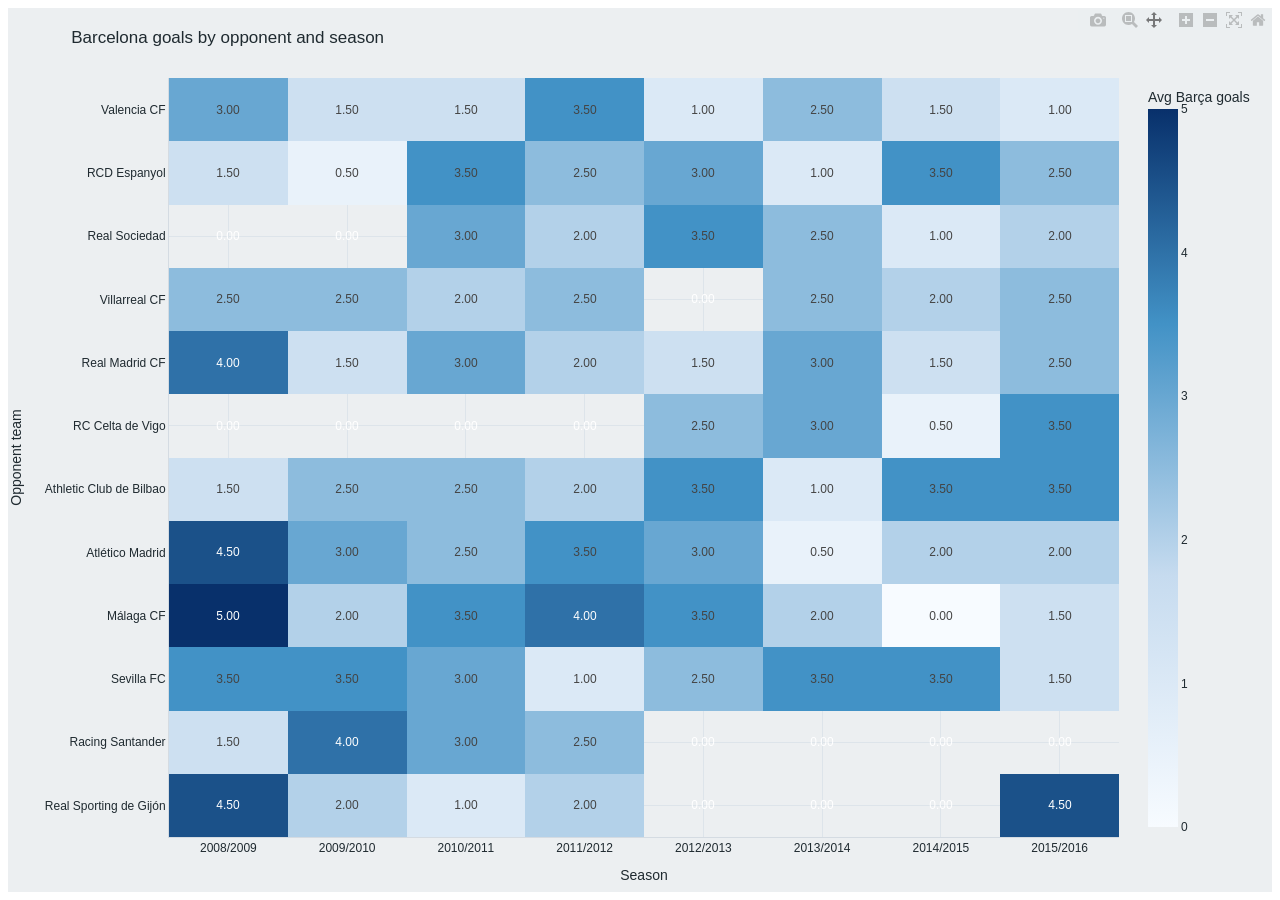
<file: charts/act3_kryptonite_heatmap.html>
<html>
<head><meta charset="utf-8" /></head>
<body>
    <div>                        <script type="text/javascript">window.PlotlyConfig = {MathJaxConfig: 'local'};</script>
        <script charset="utf-8" src="https://cdn.plot.ly/plotly-2.35.2.min.js"></script>                <div id="296cce75-2bcd-499e-8974-7974eb109896" class="plotly-graph-div" style="height:100%; width:100%;"></div>            <script type="text/javascript">                                    window.PLOTLYENV=window.PLOTLYENV || {};                                    if (document.getElementById("296cce75-2bcd-499e-8974-7974eb109896")) {                    Plotly.newPlot(                        "296cce75-2bcd-499e-8974-7974eb109896",                        [{"coloraxis":"coloraxis","name":"0","texttemplate":"%{z:.2f}","x":["2008\u002f2009","2009\u002f2010","2010\u002f2011","2011\u002f2012","2012\u002f2013","2013\u002f2014","2014\u002f2015","2015\u002f2016"],"y":["Valencia CF","RCD Espanyol","Real Sociedad","Villarreal CF","Real Madrid CF","RC Celta de Vigo","Athletic Club de Bilbao","Atl\u00e9tico Madrid","M\u00e1laga CF","Sevilla FC","Racing Santander","Real Sporting de Gij\u00f3n"],"z":[[3.0,1.5,1.5,3.5,1.0,2.5,1.5,1.0],[1.5,0.5,3.5,2.5,3.0,1.0,3.5,2.5],[null,null,3.0,2.0,3.5,2.5,1.0,2.0],[2.5,2.5,2.0,2.5,null,2.5,2.0,2.5],[4.0,1.5,3.0,2.0,1.5,3.0,1.5,2.5],[null,null,null,null,2.5,3.0,0.5,3.5],[1.5,2.5,2.5,2.0,3.5,1.0,3.5,3.5],[4.5,3.0,2.5,3.5,3.0,0.5,2.0,2.0],[5.0,2.0,3.5,4.0,3.5,2.0,0.0,1.5],[3.5,3.5,3.0,1.0,2.5,3.5,3.5,1.5],[1.5,4.0,3.0,2.5,null,null,null,null],[4.5,2.0,1.0,2.0,null,null,null,4.5]],"type":"heatmap","xaxis":"x","yaxis":"y","hovertemplate":"Season: %{x}\u003cbr\u003eOpponent team: %{y}\u003cbr\u003eAvg Bar\u00e7a goals: %{z}\u003cextra\u003e\u003c\u002fextra\u003e"}],                        {"template":{"data":{"barpolar":[{"marker":{"line":{"color":"white","width":0.5},"pattern":{"fillmode":"overlay","size":10,"solidity":0.2}},"type":"barpolar"}],"bar":[{"error_x":{"color":"#2a3f5f"},"error_y":{"color":"#2a3f5f"},"marker":{"line":{"color":"white","width":0.5},"pattern":{"fillmode":"overlay","size":10,"solidity":0.2}},"type":"bar"}],"carpet":[{"aaxis":{"endlinecolor":"#2a3f5f","gridcolor":"#C8D4E3","linecolor":"#C8D4E3","minorgridcolor":"#C8D4E3","startlinecolor":"#2a3f5f"},"baxis":{"endlinecolor":"#2a3f5f","gridcolor":"#C8D4E3","linecolor":"#C8D4E3","minorgridcolor":"#C8D4E3","startlinecolor":"#2a3f5f"},"type":"carpet"}],"choropleth":[{"colorbar":{"outlinewidth":0,"ticks":""},"type":"choropleth"}],"contourcarpet":[{"colorbar":{"outlinewidth":0,"ticks":""},"type":"contourcarpet"}],"contour":[{"colorbar":{"outlinewidth":0,"ticks":""},"colorscale":[[0.0,"#0d0887"],[0.1111111111111111,"#46039f"],[0.2222222222222222,"#7201a8"],[0.3333333333333333,"#9c179e"],[0.4444444444444444,"#bd3786"],[0.5555555555555556,"#d8576b"],[0.6666666666666666,"#ed7953"],[0.7777777777777778,"#fb9f3a"],[0.8888888888888888,"#fdca26"],[1.0,"#f0f921"]],"type":"contour"}],"heatmapgl":[{"colorbar":{"outlinewidth":0,"ticks":""},"colorscale":[[0.0,"#0d0887"],[0.1111111111111111,"#46039f"],[0.2222222222222222,"#7201a8"],[0.3333333333333333,"#9c179e"],[0.4444444444444444,"#bd3786"],[0.5555555555555556,"#d8576b"],[0.6666666666666666,"#ed7953"],[0.7777777777777778,"#fb9f3a"],[0.8888888888888888,"#fdca26"],[1.0,"#f0f921"]],"type":"heatmapgl"}],"heatmap":[{"colorbar":{"outlinewidth":0,"ticks":""},"colorscale":[[0.0,"#0d0887"],[0.1111111111111111,"#46039f"],[0.2222222222222222,"#7201a8"],[0.3333333333333333,"#9c179e"],[0.4444444444444444,"#bd3786"],[0.5555555555555556,"#d8576b"],[0.6666666666666666,"#ed7953"],[0.7777777777777778,"#fb9f3a"],[0.8888888888888888,"#fdca26"],[1.0,"#f0f921"]],"type":"heatmap"}],"histogram2dcontour":[{"colorbar":{"outlinewidth":0,"ticks":""},"colorscale":[[0.0,"#0d0887"],[0.1111111111111111,"#46039f"],[0.2222222222222222,"#7201a8"],[0.3333333333333333,"#9c179e"],[0.4444444444444444,"#bd3786"],[0.5555555555555556,"#d8576b"],[0.6666666666666666,"#ed7953"],[0.7777777777777778,"#fb9f3a"],[0.8888888888888888,"#fdca26"],[1.0,"#f0f921"]],"type":"histogram2dcontour"}],"histogram2d":[{"colorbar":{"outlinewidth":0,"ticks":""},"colorscale":[[0.0,"#0d0887"],[0.1111111111111111,"#46039f"],[0.2222222222222222,"#7201a8"],[0.3333333333333333,"#9c179e"],[0.4444444444444444,"#bd3786"],[0.5555555555555556,"#d8576b"],[0.6666666666666666,"#ed7953"],[0.7777777777777778,"#fb9f3a"],[0.8888888888888888,"#fdca26"],[1.0,"#f0f921"]],"type":"histogram2d"}],"histogram":[{"marker":{"pattern":{"fillmode":"overlay","size":10,"solidity":0.2}},"type":"histogram"}],"mesh3d":[{"colorbar":{"outlinewidth":0,"ticks":""},"type":"mesh3d"}],"parcoords":[{"line":{"colorbar":{"outlinewidth":0,"ticks":""}},"type":"parcoords"}],"pie":[{"automargin":true,"type":"pie"}],"scatter3d":[{"line":{"colorbar":{"outlinewidth":0,"ticks":""}},"marker":{"colorbar":{"outlinewidth":0,"ticks":""}},"type":"scatter3d"}],"scattercarpet":[{"marker":{"colorbar":{"outlinewidth":0,"ticks":""}},"type":"scattercarpet"}],"scattergeo":[{"marker":{"colorbar":{"outlinewidth":0,"ticks":""}},"type":"scattergeo"}],"scattergl":[{"marker":{"colorbar":{"outlinewidth":0,"ticks":""}},"type":"scattergl"}],"scattermapbox":[{"marker":{"colorbar":{"outlinewidth":0,"ticks":""}},"type":"scattermapbox"}],"scatterpolargl":[{"marker":{"colorbar":{"outlinewidth":0,"ticks":""}},"type":"scatterpolargl"}],"scatterpolar":[{"marker":{"colorbar":{"outlinewidth":0,"ticks":""}},"type":"scatterpolar"}],"scatter":[{"fillpattern":{"fillmode":"overlay","size":10,"solidity":0.2},"type":"scatter"}],"scatterternary":[{"marker":{"colorbar":{"outlinewidth":0,"ticks":""}},"type":"scatterternary"}],"surface":[{"colorbar":{"outlinewidth":0,"ticks":""},"colorscale":[[0.0,"#0d0887"],[0.1111111111111111,"#46039f"],[0.2222222222222222,"#7201a8"],[0.3333333333333333,"#9c179e"],[0.4444444444444444,"#bd3786"],[0.5555555555555556,"#d8576b"],[0.6666666666666666,"#ed7953"],[0.7777777777777778,"#fb9f3a"],[0.8888888888888888,"#fdca26"],[1.0,"#f0f921"]],"type":"surface"}],"table":[{"cells":{"fill":{"color":"#EBF0F8"},"line":{"color":"white"}},"header":{"fill":{"color":"#C8D4E3"},"line":{"color":"white"}},"type":"table"}]},"layout":{"annotationdefaults":{"arrowcolor":"#2a3f5f","arrowhead":0,"arrowwidth":1},"autotypenumbers":"strict","coloraxis":{"colorbar":{"outlinewidth":0,"ticks":""}},"colorscale":{"diverging":[[0,"#8e0152"],[0.1,"#c51b7d"],[0.2,"#de77ae"],[0.3,"#f1b6da"],[0.4,"#fde0ef"],[0.5,"#f7f7f7"],[0.6,"#e6f5d0"],[0.7,"#b8e186"],[0.8,"#7fbc41"],[0.9,"#4d9221"],[1,"#276419"]],"sequential":[[0.0,"#0d0887"],[0.1111111111111111,"#46039f"],[0.2222222222222222,"#7201a8"],[0.3333333333333333,"#9c179e"],[0.4444444444444444,"#bd3786"],[0.5555555555555556,"#d8576b"],[0.6666666666666666,"#ed7953"],[0.7777777777777778,"#fb9f3a"],[0.8888888888888888,"#fdca26"],[1.0,"#f0f921"]],"sequentialminus":[[0.0,"#0d0887"],[0.1111111111111111,"#46039f"],[0.2222222222222222,"#7201a8"],[0.3333333333333333,"#9c179e"],[0.4444444444444444,"#bd3786"],[0.5555555555555556,"#d8576b"],[0.6666666666666666,"#ed7953"],[0.7777777777777778,"#fb9f3a"],[0.8888888888888888,"#fdca26"],[1.0,"#f0f921"]]},"colorway":["#636efa","#EF553B","#00cc96","#ab63fa","#FFA15A","#19d3f3","#FF6692","#B6E880","#FF97FF","#FECB52"],"font":{"color":"#2a3f5f"},"geo":{"bgcolor":"white","lakecolor":"white","landcolor":"white","showlakes":true,"showland":true,"subunitcolor":"#C8D4E3"},"hoverlabel":{"align":"left"},"hovermode":"closest","mapbox":{"style":"light"},"paper_bgcolor":"white","plot_bgcolor":"white","polar":{"angularaxis":{"gridcolor":"#EBF0F8","linecolor":"#EBF0F8","ticks":""},"bgcolor":"white","radialaxis":{"gridcolor":"#EBF0F8","linecolor":"#EBF0F8","ticks":""}},"scene":{"xaxis":{"backgroundcolor":"white","gridcolor":"#DFE8F3","gridwidth":2,"linecolor":"#EBF0F8","showbackground":true,"ticks":"","zerolinecolor":"#EBF0F8"},"yaxis":{"backgroundcolor":"white","gridcolor":"#DFE8F3","gridwidth":2,"linecolor":"#EBF0F8","showbackground":true,"ticks":"","zerolinecolor":"#EBF0F8"},"zaxis":{"backgroundcolor":"white","gridcolor":"#DFE8F3","gridwidth":2,"linecolor":"#EBF0F8","showbackground":true,"ticks":"","zerolinecolor":"#EBF0F8"}},"shapedefaults":{"line":{"color":"#2a3f5f"}},"ternary":{"aaxis":{"gridcolor":"#DFE8F3","linecolor":"#A2B1C6","ticks":""},"baxis":{"gridcolor":"#DFE8F3","linecolor":"#A2B1C6","ticks":""},"bgcolor":"white","caxis":{"gridcolor":"#DFE8F3","linecolor":"#A2B1C6","ticks":""}},"title":{"x":0.05},"xaxis":{"automargin":true,"gridcolor":"#EBF0F8","linecolor":"#EBF0F8","ticks":"","title":{"standoff":15},"zerolinecolor":"#EBF0F8","zerolinewidth":2},"yaxis":{"automargin":true,"gridcolor":"#EBF0F8","linecolor":"#EBF0F8","ticks":"","title":{"standoff":15},"zerolinecolor":"#EBF0F8","zerolinewidth":2}}},"xaxis":{"anchor":"y","domain":[0.0,1.0],"title":{"text":"Season"},"showgrid":true,"gridcolor":"#dde4ea","linecolor":"#d4dbe2","zerolinecolor":"#dde4ea","showline":true},"yaxis":{"anchor":"x","domain":[0.0,1.0],"autorange":"reversed","title":{"text":"Opponent team"},"showgrid":true,"gridcolor":"#dde4ea","linecolor":"#d4dbe2","zerolinecolor":"#dde4ea","showline":true},"coloraxis":{"colorbar":{"title":{"text":"Avg Bar\u00e7a goals"}},"colorscale":[[0.0,"#f7fbff"],[0.35,"#c6dbef"],[0.7,"#4292c6"],[1.0,"#08306b"]]},"title":{"text":"Barcelona goals by opponent and season"},"plot_bgcolor":"#eceff1","font":{"family":"Inter, Arial, sans-serif","color":"#1f2a30"},"hoverlabel":{"font":{"family":"Inter, Arial, sans-serif","size":12,"color":"#1f2a30"},"bgcolor":"rgba(255,255,255,0.96)","bordercolor":"#c7d0d9","align":"left"},"margin":{"l":55,"r":30,"t":70,"b":55},"paper_bgcolor":"#eceff1","dragmode":"pan"},                        {"responsive": true, "displayModeBar": true, "displaylogo": false, "scrollZoom": false}                    )                };                            </script>        </div>
</body>
</html>
</file>
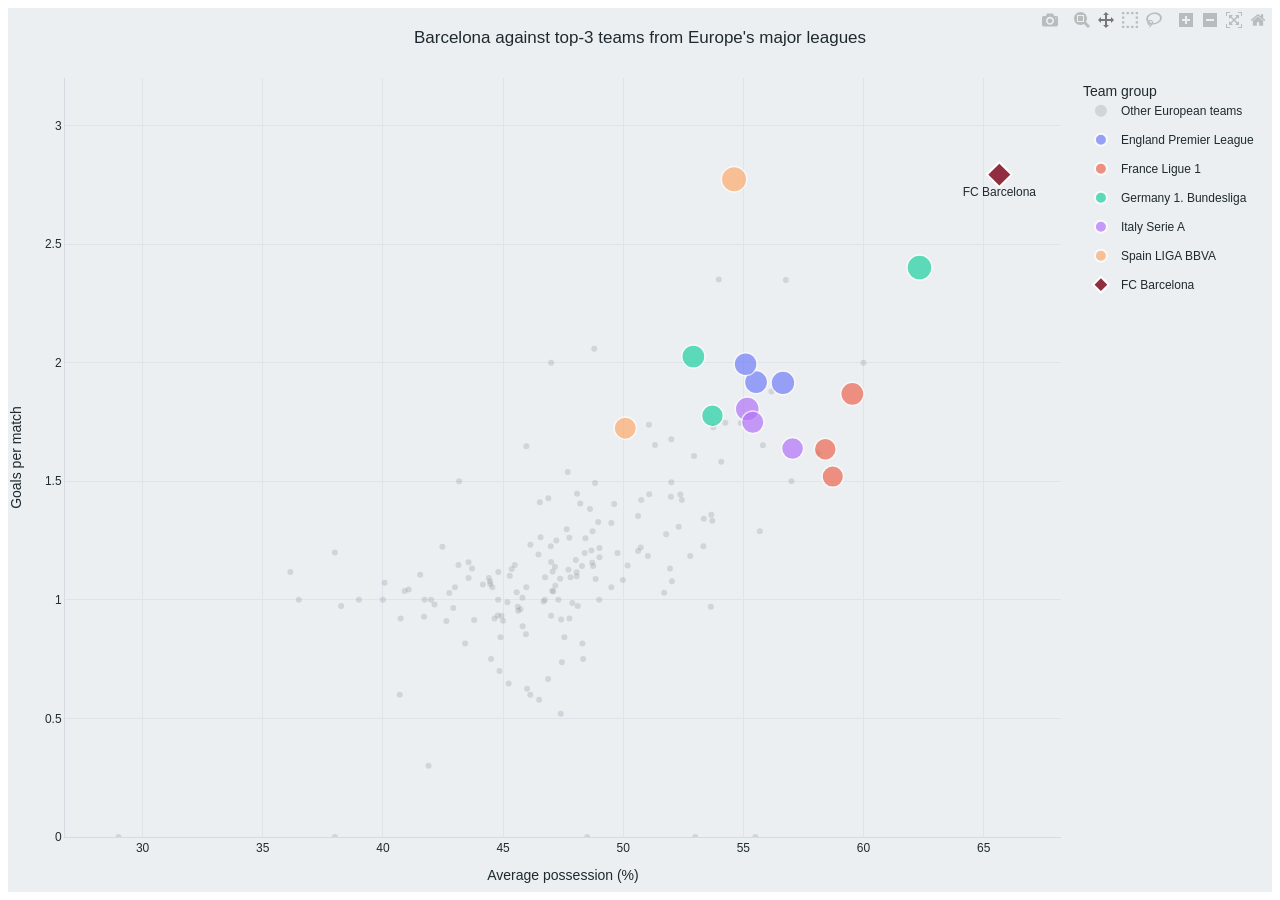
<file: charts/act4_european_benchmark.html>
<html>
<head><meta charset="utf-8" /></head>
<body>
    <div>                        <script type="text/javascript">window.PlotlyConfig = {MathJaxConfig: 'local'};</script>
        <script charset="utf-8" src="https://cdn.plot.ly/plotly-2.35.2.min.js"></script>                <div id="d4240a2d-d425-417b-9988-0f629680569e" class="plotly-graph-div" style="height:100%; width:100%;"></div>            <script type="text/javascript">                                    window.PLOTLYENV=window.PLOTLYENV || {};                                    if (document.getElementById("d4240a2d-d425-417b-9988-0f629680569e")) {                    Plotly.newPlot(                        "d4240a2d-d425-417b-9988-0f629680569e",                        [{"customdata":[["1. FC Kaiserslautern"],["1. FC K\u00f6ln"],["1. FC N\u00fcrnberg"],["1. FSV Mainz 05"],["ADO Den Haag"],["AS Monaco"],["AS Saint-\u00c9tienne"],["AZ"],["Ajax"],["Angers SCO"],["Arsenal"],["Aston Villa"],["Atalanta"],["Athletic Club de Bilbao"],["Bari"],["Birmingham City"],["Blackburn Rovers"],["Blackpool"],["Bologna"],["Bolton Wanderers"],["Borussia M\u00f6nchengladbach"],["Bournemouth"],["Brescia"],["Burnley"],["CA Osasuna"],["CD Numancia"],["CD Tenerife"],["Cagliari"],["Cardiff City"],["Carpi"],["Catania"],["Celtic"],["Cesena"],["Chievo Verona"],["Crystal Palace"],["C\u00f3rdoba CF"],["DSC Arminia Bielefeld"],["De Graafschap"],["ES Troyes AC"],["Eintracht Frankfurt"],["Elche CF"],["Empoli"],["En Avant de Guingamp"],["Everton"],["Excelsior"],["FC Augsburg"],["FC Energie Cottbus"],["FC Groningen"],["FC Ingolstadt 04"],["FC Lorient"],["FC Metz"],["FC Nantes"],["FC Schalke 04"],["FC St. Pauli"],["FC Twente"],["FC Utrecht"],["Feyenoord"],["Fiorentina"],["Frosinone"],["Fulham"],["GFC Ajaccio"],["Genoa"],["Getafe CF"],["Girondins de Bordeaux"],["Granada CF"],["Hamburger SV"],["Hannover 96"],["Hellas Verona"],["Heracles Almelo"],["Hertha BSC Berlin"],["Hull City"],["H\u00e9rcules Club de F\u00fatbol"],["Inter"],["Jagiellonia Bia\u0142ystok"],["Karlsruher SC"],["Korona Kielce"],["LOSC Lille"],["Lazio"],["Lecce"],["Lech Pozna\u0144"],["Lechia Gda\u0144sk"],["Legia Warszawa"],["Leicester City"],["Levante UD"],["Liverpool"],["Livorno"],["Middlesbrough"],["Montpellier H\u00e9rault SC"],["M\u00e1laga CF"],["N.E.C."],["Napoli"],["Newcastle United"],["Norwich City"],["Novara"],["OGC Nice"],["P. Warszawa"],["PEC Zwolle"],["PSV"],["Palermo"],["Parma"],["Podbeskidzie Bielsko-Bia\u0142a"],["Portsmouth"],["Queens Park Rangers"],["RC Celta de Vigo"],["RC Deportivo de La Coru\u00f1a"],["RC Lens"],["RC Recreativo"],["RCD Espanyol"],["RCD Mallorca"],["Racing Santander"],["Rangers"],["Rayo Vallecano"],["Reading"],["Real Betis Balompi\u00e9"],["Real Sociedad"],["Real Sporting de Gij\u00f3n"],["Real Valladolid"],["Real Zaragoza"],["Reggio Calabria"],["Roda JC Kerkrade"],["Ruch Chorz\u00f3w"],["SC Bastia"],["SC Cambuur"],["SC Freiburg"],["SC Heerenveen"],["SC Paderborn 07"],["SD Eibar"],["SM Caen"],["SV Darmstadt 98"],["SV Werder Bremen"],["Sampdoria"],["Sassuolo"],["Sevilla FC"],["Siena"],["Southampton"],["Stade Rennais FC"],["Stade de Reims"],["Stoke City"],["Sunderland"],["Swansea City"],["TSG 1899 Hoffenheim"],["Torino"],["Tottenham Hotspur"],["Toulouse FC"],["UD Almer\u00eda"],["UD Las Palmas"],["Udinese"],["Valencia CF"],["Valenciennes FC"],["VfB Stuttgart"],["VfL Bochum"],["VfL Wolfsburg"],["Villarreal CF"],["Vitesse"],["Watford"],["West Bromwich Albion"],["West Ham United"],["Wigan Athletic"],["Willem II"],["Wolverhampton Wanderers"],["Xerez Club Deportivo"],["Zag\u0142\u0119bie Lubin"],["\u00c9vian Thonon Gaillard FC"]],"hovertemplate":"\u003cb\u003e%{customdata[0]}\u003c\u002fb\u003e\u003cbr\u003eAvg possession: %{x:.2f}%\u003cbr\u003eGoals per match: %{y:.2f}\u003cextra\u003eContext teams\u003c\u002fextra\u003e","marker":{"color":"rgba(140, 146, 156, 0.28)","line":{"width":0},"size":6},"mode":"markers","name":"Other European teams","x":[45.81481481481482,45.28125,47.4,47.648648648648646,46.529411764705884,50.75,50.72727272727273,48.794117647058826,56.76744186046512,43.0,56.16831683168317,48.06600660066007,47.04761904761905,49.50588235294118,46.875,47.88157894736842,47.0,48.078947368421055,46.74,46.473684210526315,51.32203389830509,51.026315789473685,40.07142857142857,44.64473684210526,45.95161290322581,36.5,46.13333333333333,46.56043956043956,44.89473684210526,38.26315789473684,44.80392156862745,52.30769230769231,42.64179104477612,43.798449612403104,41.07017543859649,46.5,38.0,43.14705882352941,47.44736842105263,48.677083333333336,47.76315789473684,51.94736842105263,43.56578947368421,52.37828947368421,41.73529411764706,49.01282051282051,29.0,50.61764705882353,45.61764705882353,49.76315789473684,43.421052631578945,48.30263157894737,51.082191780821915,45.23529411764706,46.885714285714286,52.0,53.75,53.706896551724135,40.73684210526316,48.02643171806167,48.10526315789474,49.6241134751773,47.15972222222222,51.78947368421053,45.56842105263158,49.984848484848484,47.80869565217391,43.56578947368421,48.61764705882353,45.36,45.629139072847686,44.93333333333333,55.81159420289855,48.5,53.0,47.0,52.02597402597402,51.983050847457626,41.55263157894737,57.0,40.0,60.0,43.171052631578945,42.764150943396224,54.24671052631579,46.0,48.333333333333336,48.42857142857143,47.06293706293706,48.85294117647059,54.89349112426036,49.01127819548872,45.9671052631579,41.714285714285715,53.35526315789474,49.0,45.970588235294116,53.975,47.21621621621622,45.180851063829785,38.0,47.0,45.80701754385965,55.68421052631579,46.68345323741007,47.55263157894737,40.7,47.37671232876713,44.46666666666667,40.907407407407405,47.69230769230769,53.66304347826087,43.71052631578947,47.721518987341774,48.71304347826087,42.14705882352941,47.416666666666664,44.16129032258065,41.9,44.794117647058826,55.5,45.723684210526315,53.64705882352941,47.303030303030305,50.61764705882353,45.0,44.4078947368421,42.473684210526315,36.14705882352941,48.82835820895522,48.05797101449275,48.723684210526315,52.0,42.93103448275862,52.44078947368421,50.18421052631579,48.39473684210526,47.17434210526316,46.75,53.33684210526316,48.75,47.76136363636363,54.078947368421055,48.285714285714285,44.776315789473685,52.78947368421053,46.13768115942029,52.947867298578196,39.0,48.21138211382114,44.85,51.07142857142857,48.96111111111111,58.088235294117645,44.55263157894737,45.48679245283019,46.984962406015036,49.50526315789474,51.705882352941174,47.08771929824562,44.5,42.0,44.46153846153846],"y":[0.8888888888888888,1.1015625,0.52,1.2972972972972974,1.411764705882353,1.4210526315789473,1.2207792207792207,2.0588235294117645,2.3488372093023258,1.0526315789473684,1.8778877887788779,1.099009900990099,1.0380952380952382,1.3235294117647058,0.6666666666666666,0.9868421052631579,1.1589403973509933,1.4473684210526316,1.0,1.1907894736842106,1.652542372881356,1.1842105263157894,1.0714285714285714,0.9210526315789473,0.8548387096774194,1.0,0.6,1.2637362637362637,0.8421052631578947,0.9736842105263158,1.1176470588235294,1.3076923076923077,0.9104477611940298,0.9147286821705426,1.043859649122807,0.5789473684210527,1.2,1.1470588235294117,0.7368421052631579,1.2083333333333333,0.9210526315789473,1.131578947368421,1.1578947368421053,1.444078947368421,1.0,1.1794871794871795,0.0,1.2058823529411764,0.9705882352941176,1.1973684210526316,0.8157894736842105,0.8157894736842105,1.4452054794520548,0.6470588235294118,1.4285714285714286,1.6764705882352942,1.7272727272727273,1.3333333333333333,0.9210526315789473,1.1674008810572687,0.9736842105263158,1.4042553191489362,1.1388888888888888,1.2763157894736843,1.0315789473684212,1.0833333333333333,1.0956521739130434,1.0921052631578947,1.3823529411764706,1.13,0.9536423841059603,0.9333333333333333,1.6521739130434783,0.0,0.0,2.0,1.077922077922078,1.4350282485875707,1.105263157894737,1.5,1.0,2.0,1.5,1.028301886792453,1.7467105263157894,0.625,0.75,1.2597402597402598,1.118881118881119,1.088235294117647,1.7455621301775148,1.218045112781955,1.0526315789473684,0.9285714285714286,1.3421052631578947,1.0,1.6470588235294117,2.35,1.25,0.9893617021276596,0.0,0.9333333333333333,1.0087719298245614,1.2894736842105263,0.9928057553956835,0.8421052631578947,0.6,1.0890410958904109,1.0666666666666667,1.037037037037037,1.5384615384615385,1.358695652173913,1.131578947368421,1.1265822784810127,1.1565217391304348,0.9803921568627451,0.9166666666666666,1.064516129032258,0.3,1.0,0.0,0.9605263157894737,0.9705882352941176,1.0,1.3529411764705883,0.9117647058823529,1.0921052631578947,1.2236842105263157,1.1176470588235294,1.492537313432836,1.1159420289855073,1.2894736842105263,1.4951456310679612,0.9655172413793104,1.4210526315789473,1.144736842105263,1.1973684210526316,1.0592105263157894,1.0953947368421053,1.2263157894736842,1.1428571428571428,1.2613636363636365,1.582236842105263,1.1428571428571428,0.9342105263157895,1.1842105263157894,1.2318840579710144,1.6066350710900474,1.0,1.4065040650406504,0.7,1.7380952380952381,1.3277777777777777,1.6176470588235294,1.0526315789473684,1.1471698113207547,1.2255639097744362,1.0526315789473684,1.0294117647058822,1.0350877192982457,0.75,1.0,1.0769230769230769],"type":"scatter"},{"customdata":[[0.5104307636594323,8,6,3.625,"England Premier League",1.9671052631578947],[0.5014095225657187,8,5,2.875,"England Premier League",2.0822368421052633],[0.5068490037517323,8,5,3.5,"England Premier League",1.9276315789473686]],"hovertemplate":"\u003cb\u003e%{hovertext}\u003c\u002fb\u003e\u003cbr\u003eLeague: %{customdata[4]}\u003cbr\u003eAvg possession: %{x:.2f}%\u003cbr\u003eGoals per match: %{y:.2f}\u003cbr\u003ePoints per match: %{customdata[5]:.2f}\u003cbr\u003eShot accuracy: %{customdata[0]:.2f}\u003cbr\u003eSeasons observed: %{customdata[1]}\u003cbr\u003eTop-3 finishes: %{customdata[2]}\u003cbr\u003eAverage rank: %{customdata[3]:.2f}\u003cextra\u003eTop-3 benchmark\u003c\u002fextra\u003e","hovertext":["Chelsea","Manchester United","Manchester City"],"legendgroup":"England Premier League","marker":{"color":"#636efa","line":{"color":"white","width":1.5},"size":[1.9671052631578947,2.0822368421052633,1.9276315789473686],"sizemode":"area","sizeref":0.007309941520467836,"symbol":"circle"},"mode":"markers","name":"England Premier League","opacity":0.88,"orientation":"v","showlegend":true,"x":[55.528093883357045,56.64802631578947,55.0921052631579],"xaxis":"x","y":[1.917763157894737,1.9144736842105263,1.993421052631579],"yaxis":"y","type":"scatter"},{"customdata":[[0.4954758163783023,8,6,3.0,"France Ligue 1",1.7730263157894737],[0.44441006140427336,8,5,3.625,"France Ligue 1",1.9769736842105263],[0.47881097302536935,8,4,5.0,"France Ligue 1",1.7072368421052633]],"hovertemplate":"\u003cb\u003e%{hovertext}\u003c\u002fb\u003e\u003cbr\u003eLeague: %{customdata[4]}\u003cbr\u003eAvg possession: %{x:.2f}%\u003cbr\u003eGoals per match: %{y:.2f}\u003cbr\u003ePoints per match: %{customdata[5]:.2f}\u003cbr\u003eShot accuracy: %{customdata[0]:.2f}\u003cbr\u003eSeasons observed: %{customdata[1]}\u003cbr\u003eTop-3 finishes: %{customdata[2]}\u003cbr\u003eAverage rank: %{customdata[3]:.2f}\u003cextra\u003eTop-3 benchmark\u003c\u002fextra\u003e","hovertext":["Olympique Lyonnais","Paris Saint-Germain","Olympique de Marseille"],"legendgroup":"France Ligue 1","marker":{"color":"#EF553B","line":{"color":"white","width":1.5},"size":[1.7730263157894737,1.9769736842105263,1.7072368421052633],"sizemode":"area","sizeref":0.007309941520467836,"symbol":"circle"},"mode":"markers","name":"France Ligue 1","opacity":0.88,"orientation":"v","showlegend":true,"x":[58.4078947368421,59.53508771929825,58.719298245614034],"xaxis":"x","y":[1.6348684210526316,1.868421052631579,1.519736842105263],"yaxis":"y","type":"scatter"},{"customdata":[[0.507059646532805,8,8,1.5,"Germany 1. Bundesliga",2.2904411764705883],[0.4821729857025498,8,5,3.25,"Germany 1. Bundesliga",1.959558823529412],[0.4947400598455401,8,3,4.25,"Germany 1. Bundesliga",1.7536764705882353]],"hovertemplate":"\u003cb\u003e%{hovertext}\u003c\u002fb\u003e\u003cbr\u003eLeague: %{customdata[4]}\u003cbr\u003eAvg possession: %{x:.2f}%\u003cbr\u003eGoals per match: %{y:.2f}\u003cbr\u003ePoints per match: %{customdata[5]:.2f}\u003cbr\u003eShot accuracy: %{customdata[0]:.2f}\u003cbr\u003eSeasons observed: %{customdata[1]}\u003cbr\u003eTop-3 finishes: %{customdata[2]}\u003cbr\u003eAverage rank: %{customdata[3]:.2f}\u003cextra\u003eTop-3 benchmark\u003c\u002fextra\u003e","hovertext":["FC Bayern Munich","Borussia Dortmund","Bayer 04 Leverkusen"],"legendgroup":"Germany 1. Bundesliga","marker":{"color":"#00cc96","line":{"color":"white","width":1.5},"size":[2.2904411764705883,1.959558823529412,1.7536764705882353],"sizemode":"area","sizeref":0.007309941520467836,"symbol":"circle"},"mode":"markers","name":"Germany 1. Bundesliga","opacity":0.88,"orientation":"v","showlegend":true,"x":[62.32919068010346,52.91895424836601,53.71241830065359],"xaxis":"x","y":[2.400735294117647,2.025735294117647,1.775735294117647],"yaxis":"y","type":"scatter"},{"customdata":[[0.4891898337250571,8,6,2.75,"Italy Serie A",2.104511278195489],[0.49727130659113666,8,5,4.5,"Italy Serie A",1.7864509246088194],[0.4783717867092858,8,4,4.25,"Italy Serie A",1.843794452347084]],"hovertemplate":"\u003cb\u003e%{hovertext}\u003c\u002fb\u003e\u003cbr\u003eLeague: %{customdata[4]}\u003cbr\u003eAvg possession: %{x:.2f}%\u003cbr\u003eGoals per match: %{y:.2f}\u003cbr\u003ePoints per match: %{customdata[5]:.2f}\u003cbr\u003eShot accuracy: %{customdata[0]:.2f}\u003cbr\u003eSeasons observed: %{customdata[1]}\u003cbr\u003eTop-3 finishes: %{customdata[2]}\u003cbr\u003eAverage rank: %{customdata[3]:.2f}\u003cextra\u003eTop-3 benchmark\u003c\u002fextra\u003e","hovertext":["Juventus","Milan","Roma"],"legendgroup":"Italy Serie A","marker":{"color":"#ab63fa","line":{"color":"white","width":1.5},"size":[2.104511278195489,1.7864509246088194,1.843794452347084],"sizemode":"area","sizeref":0.007309941520467836,"symbol":"circle"},"mode":"markers","name":"Italy Serie A","opacity":0.88,"orientation":"v","showlegend":true,"x":[55.162244939505534,57.04719106583898,55.39091132376069],"xaxis":"x","y":[1.8042293233082707,1.6379800853485065,1.748666429587482],"yaxis":"y","type":"scatter"},{"customdata":[[0.5115960235669686,8,8,2.0,"Spain LIGA BBVA",2.3684210526315788],[0.4814142855854444,8,4,4.125,"Spain LIGA BBVA",1.8421052631578947]],"hovertemplate":"\u003cb\u003e%{hovertext}\u003c\u002fb\u003e\u003cbr\u003eLeague: %{customdata[4]}\u003cbr\u003eAvg possession: %{x:.2f}%\u003cbr\u003eGoals per match: %{y:.2f}\u003cbr\u003ePoints per match: %{customdata[5]:.2f}\u003cbr\u003eShot accuracy: %{customdata[0]:.2f}\u003cbr\u003eSeasons observed: %{customdata[1]}\u003cbr\u003eTop-3 finishes: %{customdata[2]}\u003cbr\u003eAverage rank: %{customdata[3]:.2f}\u003cextra\u003eTop-3 benchmark\u003c\u002fextra\u003e","hovertext":["Real Madrid CF","Atl\u00e9tico Madrid"],"legendgroup":"Spain LIGA BBVA","marker":{"color":"#FFA15A","line":{"color":"white","width":1.5},"size":[2.3684210526315788,1.8421052631578947],"sizemode":"area","sizeref":0.007309941520467836,"symbol":"circle"},"mode":"markers","name":"Spain LIGA BBVA","opacity":0.88,"orientation":"v","showlegend":true,"x":[54.61278195488722,50.08558093029509],"xaxis":"x","y":[2.7730263157894735,1.7236842105263157],"yaxis":"y","type":"scatter"},{"customdata":[[2.450657894736842,0.5492647773201299,8,8,1.25]],"hovertemplate":"\u003cb\u003eFC Barcelona\u003c\u002fb\u003e\u003cbr\u003eAvg possession: %{x:.2f}%\u003cbr\u003eGoals per match: %{y:.2f}\u003cbr\u003ePoints per match: %{customdata[0]:.2f}\u003cbr\u003eShot accuracy: %{customdata[1]:.2f}\u003cbr\u003eSeasons observed: %{customdata[2]}\u003cbr\u003eTop-3 finishes: %{customdata[3]}\u003cbr\u003eAverage rank: %{customdata[4]:.2f}\u003cextra\u003eBarcelona highlight\u003c\u002fextra\u003e","marker":{"color":"#912f40","line":{"color":"#ffffff","width":2},"size":19,"symbol":"diamond"},"mode":"markers+text","name":"FC Barcelona","showlegend":true,"text":["FC Barcelona"],"textposition":"bottom center","x":[65.65091299677765],"y":[2.7927631578947367],"type":"scatter"}],                        {"template":{"data":{"barpolar":[{"marker":{"line":{"color":"white","width":0.5},"pattern":{"fillmode":"overlay","size":10,"solidity":0.2}},"type":"barpolar"}],"bar":[{"error_x":{"color":"#2a3f5f"},"error_y":{"color":"#2a3f5f"},"marker":{"line":{"color":"white","width":0.5},"pattern":{"fillmode":"overlay","size":10,"solidity":0.2}},"type":"bar"}],"carpet":[{"aaxis":{"endlinecolor":"#2a3f5f","gridcolor":"#C8D4E3","linecolor":"#C8D4E3","minorgridcolor":"#C8D4E3","startlinecolor":"#2a3f5f"},"baxis":{"endlinecolor":"#2a3f5f","gridcolor":"#C8D4E3","linecolor":"#C8D4E3","minorgridcolor":"#C8D4E3","startlinecolor":"#2a3f5f"},"type":"carpet"}],"choropleth":[{"colorbar":{"outlinewidth":0,"ticks":""},"type":"choropleth"}],"contourcarpet":[{"colorbar":{"outlinewidth":0,"ticks":""},"type":"contourcarpet"}],"contour":[{"colorbar":{"outlinewidth":0,"ticks":""},"colorscale":[[0.0,"#0d0887"],[0.1111111111111111,"#46039f"],[0.2222222222222222,"#7201a8"],[0.3333333333333333,"#9c179e"],[0.4444444444444444,"#bd3786"],[0.5555555555555556,"#d8576b"],[0.6666666666666666,"#ed7953"],[0.7777777777777778,"#fb9f3a"],[0.8888888888888888,"#fdca26"],[1.0,"#f0f921"]],"type":"contour"}],"heatmapgl":[{"colorbar":{"outlinewidth":0,"ticks":""},"colorscale":[[0.0,"#0d0887"],[0.1111111111111111,"#46039f"],[0.2222222222222222,"#7201a8"],[0.3333333333333333,"#9c179e"],[0.4444444444444444,"#bd3786"],[0.5555555555555556,"#d8576b"],[0.6666666666666666,"#ed7953"],[0.7777777777777778,"#fb9f3a"],[0.8888888888888888,"#fdca26"],[1.0,"#f0f921"]],"type":"heatmapgl"}],"heatmap":[{"colorbar":{"outlinewidth":0,"ticks":""},"colorscale":[[0.0,"#0d0887"],[0.1111111111111111,"#46039f"],[0.2222222222222222,"#7201a8"],[0.3333333333333333,"#9c179e"],[0.4444444444444444,"#bd3786"],[0.5555555555555556,"#d8576b"],[0.6666666666666666,"#ed7953"],[0.7777777777777778,"#fb9f3a"],[0.8888888888888888,"#fdca26"],[1.0,"#f0f921"]],"type":"heatmap"}],"histogram2dcontour":[{"colorbar":{"outlinewidth":0,"ticks":""},"colorscale":[[0.0,"#0d0887"],[0.1111111111111111,"#46039f"],[0.2222222222222222,"#7201a8"],[0.3333333333333333,"#9c179e"],[0.4444444444444444,"#bd3786"],[0.5555555555555556,"#d8576b"],[0.6666666666666666,"#ed7953"],[0.7777777777777778,"#fb9f3a"],[0.8888888888888888,"#fdca26"],[1.0,"#f0f921"]],"type":"histogram2dcontour"}],"histogram2d":[{"colorbar":{"outlinewidth":0,"ticks":""},"colorscale":[[0.0,"#0d0887"],[0.1111111111111111,"#46039f"],[0.2222222222222222,"#7201a8"],[0.3333333333333333,"#9c179e"],[0.4444444444444444,"#bd3786"],[0.5555555555555556,"#d8576b"],[0.6666666666666666,"#ed7953"],[0.7777777777777778,"#fb9f3a"],[0.8888888888888888,"#fdca26"],[1.0,"#f0f921"]],"type":"histogram2d"}],"histogram":[{"marker":{"pattern":{"fillmode":"overlay","size":10,"solidity":0.2}},"type":"histogram"}],"mesh3d":[{"colorbar":{"outlinewidth":0,"ticks":""},"type":"mesh3d"}],"parcoords":[{"line":{"colorbar":{"outlinewidth":0,"ticks":""}},"type":"parcoords"}],"pie":[{"automargin":true,"type":"pie"}],"scatter3d":[{"line":{"colorbar":{"outlinewidth":0,"ticks":""}},"marker":{"colorbar":{"outlinewidth":0,"ticks":""}},"type":"scatter3d"}],"scattercarpet":[{"marker":{"colorbar":{"outlinewidth":0,"ticks":""}},"type":"scattercarpet"}],"scattergeo":[{"marker":{"colorbar":{"outlinewidth":0,"ticks":""}},"type":"scattergeo"}],"scattergl":[{"marker":{"colorbar":{"outlinewidth":0,"ticks":""}},"type":"scattergl"}],"scattermapbox":[{"marker":{"colorbar":{"outlinewidth":0,"ticks":""}},"type":"scattermapbox"}],"scatterpolargl":[{"marker":{"colorbar":{"outlinewidth":0,"ticks":""}},"type":"scatterpolargl"}],"scatterpolar":[{"marker":{"colorbar":{"outlinewidth":0,"ticks":""}},"type":"scatterpolar"}],"scatter":[{"fillpattern":{"fillmode":"overlay","size":10,"solidity":0.2},"type":"scatter"}],"scatterternary":[{"marker":{"colorbar":{"outlinewidth":0,"ticks":""}},"type":"scatterternary"}],"surface":[{"colorbar":{"outlinewidth":0,"ticks":""},"colorscale":[[0.0,"#0d0887"],[0.1111111111111111,"#46039f"],[0.2222222222222222,"#7201a8"],[0.3333333333333333,"#9c179e"],[0.4444444444444444,"#bd3786"],[0.5555555555555556,"#d8576b"],[0.6666666666666666,"#ed7953"],[0.7777777777777778,"#fb9f3a"],[0.8888888888888888,"#fdca26"],[1.0,"#f0f921"]],"type":"surface"}],"table":[{"cells":{"fill":{"color":"#EBF0F8"},"line":{"color":"white"}},"header":{"fill":{"color":"#C8D4E3"},"line":{"color":"white"}},"type":"table"}]},"layout":{"annotationdefaults":{"arrowcolor":"#2a3f5f","arrowhead":0,"arrowwidth":1},"autotypenumbers":"strict","coloraxis":{"colorbar":{"outlinewidth":0,"ticks":""}},"colorscale":{"diverging":[[0,"#8e0152"],[0.1,"#c51b7d"],[0.2,"#de77ae"],[0.3,"#f1b6da"],[0.4,"#fde0ef"],[0.5,"#f7f7f7"],[0.6,"#e6f5d0"],[0.7,"#b8e186"],[0.8,"#7fbc41"],[0.9,"#4d9221"],[1,"#276419"]],"sequential":[[0.0,"#0d0887"],[0.1111111111111111,"#46039f"],[0.2222222222222222,"#7201a8"],[0.3333333333333333,"#9c179e"],[0.4444444444444444,"#bd3786"],[0.5555555555555556,"#d8576b"],[0.6666666666666666,"#ed7953"],[0.7777777777777778,"#fb9f3a"],[0.8888888888888888,"#fdca26"],[1.0,"#f0f921"]],"sequentialminus":[[0.0,"#0d0887"],[0.1111111111111111,"#46039f"],[0.2222222222222222,"#7201a8"],[0.3333333333333333,"#9c179e"],[0.4444444444444444,"#bd3786"],[0.5555555555555556,"#d8576b"],[0.6666666666666666,"#ed7953"],[0.7777777777777778,"#fb9f3a"],[0.8888888888888888,"#fdca26"],[1.0,"#f0f921"]]},"colorway":["#636efa","#EF553B","#00cc96","#ab63fa","#FFA15A","#19d3f3","#FF6692","#B6E880","#FF97FF","#FECB52"],"font":{"color":"#2a3f5f"},"geo":{"bgcolor":"white","lakecolor":"white","landcolor":"white","showlakes":true,"showland":true,"subunitcolor":"#C8D4E3"},"hoverlabel":{"align":"left"},"hovermode":"closest","mapbox":{"style":"light"},"paper_bgcolor":"white","plot_bgcolor":"white","polar":{"angularaxis":{"gridcolor":"#EBF0F8","linecolor":"#EBF0F8","ticks":""},"bgcolor":"white","radialaxis":{"gridcolor":"#EBF0F8","linecolor":"#EBF0F8","ticks":""}},"scene":{"xaxis":{"backgroundcolor":"white","gridcolor":"#DFE8F3","gridwidth":2,"linecolor":"#EBF0F8","showbackground":true,"ticks":"","zerolinecolor":"#EBF0F8"},"yaxis":{"backgroundcolor":"white","gridcolor":"#DFE8F3","gridwidth":2,"linecolor":"#EBF0F8","showbackground":true,"ticks":"","zerolinecolor":"#EBF0F8"},"zaxis":{"backgroundcolor":"white","gridcolor":"#DFE8F3","gridwidth":2,"linecolor":"#EBF0F8","showbackground":true,"ticks":"","zerolinecolor":"#EBF0F8"}},"shapedefaults":{"line":{"color":"#2a3f5f"}},"ternary":{"aaxis":{"gridcolor":"#DFE8F3","linecolor":"#A2B1C6","ticks":""},"baxis":{"gridcolor":"#DFE8F3","linecolor":"#A2B1C6","ticks":""},"bgcolor":"white","caxis":{"gridcolor":"#DFE8F3","linecolor":"#A2B1C6","ticks":""}},"title":{"x":0.05},"xaxis":{"automargin":true,"gridcolor":"#EBF0F8","linecolor":"#EBF0F8","ticks":"","title":{"standoff":15},"zerolinecolor":"#EBF0F8","zerolinewidth":2},"yaxis":{"automargin":true,"gridcolor":"#EBF0F8","linecolor":"#EBF0F8","ticks":"","title":{"standoff":15},"zerolinecolor":"#EBF0F8","zerolinewidth":2}}},"title":{"text":"Barcelona against top-3 teams from Europe's major leagues","x":0.5},"yaxis":{"title":{"text":"Goals per match"},"range":[0,3.2],"showgrid":true,"gridcolor":"#dde4ea","linecolor":"#d4dbe2","zerolinecolor":"#dde4ea","showline":true},"legend":{"title":{"text":"Team group"},"orientation":"v","yanchor":"top","y":1,"xanchor":"left","x":1.02,"itemsizing":"constant"},"xaxis":{"title":{"text":"Average possession (%)"},"showgrid":true,"gridcolor":"#dde4ea","linecolor":"#d4dbe2","zerolinecolor":"#dde4ea","showline":true},"font":{"family":"Inter, Arial, sans-serif","color":"#1f2a30"},"hoverlabel":{"font":{"family":"Inter, Arial, sans-serif","size":12,"color":"#1f2a30"},"bgcolor":"rgba(255,255,255,0.96)","bordercolor":"#c7d0d9","align":"left"},"margin":{"l":55,"r":30,"t":70,"b":55},"paper_bgcolor":"#eceff1","plot_bgcolor":"#eceff1","dragmode":"pan"},                        {"responsive": true, "displayModeBar": true, "displaylogo": false, "scrollZoom": false}                    )                };                            </script>        </div>
</body>
</html>
</file>
<file: styles-2.css>
:root {
  --barca-blue: #004d98;
  --barca-red: #a50044;
  --barca-yellow: #edbb00;
  --bg-dark: #12151c;
  --panel-bg: #1e222b;
  --text-main: #f8f9fa;
  --text-muted: #c0cad8;
  --border-color: rgba(255, 255, 255, 0.1);
}

* {
  box-sizing: border-box;
  margin: 0;
  padding: 0;
}


body {
  font-family: 'Inter', sans-serif;
  background-image: linear-gradient(rgba(18, 21, 28, 0.85), rgba(18, 21, 28, 0.95)), url('./camp-nou.jpeg');
  background-size: cover;
  background-position: center center;
  background-attachment: fixed;
  color: var(--text-main);
  line-height: 1.6;
}

html { scroll-behavior: smooth; }
h1, h2, h3 { font-family: 'DM Serif Display', serif; font-weight: normal; }

.hero {
  background: linear-gradient(135deg, rgba(0, 77, 152, 0.8) 0%, rgba(13, 27, 42, 0.9) 50%, rgba(165, 0, 68, 0.8) 100%);
  padding: 4rem 2rem;
  border-bottom: 4px solid var(--barca-yellow);
}

.topbar {
  display: flex; justify-content: space-between; margin-bottom: 3rem;
  font-size: 0.9rem; text-transform: uppercase; letter-spacing: 1px;
  color: rgba(255, 255, 255, 0.8);
}
.topbar a { color: var(--barca-yellow); text-decoration: none; }

.hero-copy { max-width: 800px; margin: 0 auto; text-align: center; }


.barca-logo { width: 130px; margin-bottom: 1.5rem; filter: drop-shadow(0px 10px 15px rgba(0,0,0,0.5)); transition: transform 0.3s ease; }
.barca-logo:hover { transform: scale(1.05); }

.kicker { color: var(--barca-yellow); font-weight: 600; margin-bottom: 0.5rem; }
.hero h1 { font-size: 3.5rem; margin-bottom: 1.5rem; color: #ffffff; }
.lede { font-size: 1.2rem; color: rgba(255, 255, 255, 0.9); margin-bottom: 2.5rem; }

.hero-actions { display: flex; justify-content: center; gap: 1rem; }
.button { padding: 0.75rem 1.5rem; border-radius: 4px; text-decoration: none; font-weight: 600; transition: all 0.3s ease; }
.button-primary { background-color: var(--barca-yellow); color: #000; }
.button-primary:hover { background-color: #ffd700; transform: translateY(-2px); }
.button-secondary { background-color: transparent; color: #fff; border: 1px solid rgba(255, 255, 255, 0.5); }
.button-secondary:hover { background-color: rgba(255, 255, 255, 0.1); }

.panel { padding: 5rem 2rem; max-width: 1200px; margin: 0 auto; }
.panel.alternate { background-color: rgba(0, 0, 0, 0.4); border-radius: 10px; }

.section-heading { margin-bottom: 3rem; text-align: center; }
.section-kicker { color: var(--barca-red); font-weight: 700; text-transform: uppercase; font-size: 0.85rem; letter-spacing: 2px; }
.section-heading h2 { font-size: 2.5rem; margin: 0.5rem 0 1rem; }
.section-heading p { color: var(--text-muted); max-width: 600px; margin: 0 auto; }

.story-grid, .report-cards { display: grid; grid-template-columns: repeat(auto-fit, minmax(250px, 1fr)); gap: 2rem; }
.story-card, .report-card { background-color: var(--panel-bg); padding: 2rem; border-radius: 8px; border: 1px solid var(--border-color); border-top: 3px solid var(--barca-blue); transition: transform 0.3s ease; }
.story-card:hover { transform: translateY(-5px); border-top-color: var(--barca-red); }
.step { display: inline-block; background-color: var(--barca-blue); color: white; width: 30px; height: 30px; text-align: center; line-height: 30px; border-radius: 50%; font-weight: bold; margin-bottom: 1rem; }

.question-strip { display: flex; flex-wrap: wrap; gap: 1rem; justify-content: center; background-color: var(--barca-blue); padding: 2rem; border-radius: 8px; }

a.question-pill { display: flex; align-items: center; text-decoration: none; color: #ffffff !important; background-color: rgba(0, 0, 0, 0.25); padding: 0.75rem 1.5rem; border-radius: 50px; font-size: 0.95rem; border: 1px solid rgba(255, 255, 255, 0.3); transition: all 0.3s ease; cursor: pointer; }
a.question-pill:hover { background-color: rgba(0, 0, 0, 0.4); transform: translateY(-4px); box-shadow: 0 5px 15px rgba(0,0,0,0.3); border-color: var(--barca-yellow); }
a.question-pill strong { color: var(--barca-yellow) !important; margin-right: 0.5rem; }
.pill-icon { color: #ffffff !important; margin-left: 10px; font-size: 0.8rem; opacity: 0; transform: translateX(-10px); transition: all 0.3s ease; }
a.question-pill:hover .pill-icon { opacity: 1; transform: translateX(0); }

i { margin-right: 5px; }

.chart-layout { display: grid; grid-template-columns: 1fr 2fr; gap: 3rem; align-items: start; }
.chart-copy h3 { font-family: 'Inter', sans-serif; color: var(--barca-yellow); margin-bottom: 1rem; font-size: 1.2rem; }
.chart-copy p { color: var(--text-muted); }
.chart-card {
  background-color: #eceff1;
  border-radius: 8px;
  padding: 1rem;
  box-shadow: 0 10px 30px rgba(0,0,0,0.35);
}
.chart-frame {
  width: 100%;
  height: 500px;
  border: none;
  background-color: #eceff1;
}
.chart-note { margin-top: 1rem; font-size: 0.85rem; color: #666; text-align: center; font-style: italic; }
.transition-note {
  margin-top: 1.5rem;
  padding: 1rem 1.25rem;
  border-left: 4px solid var(--barca-yellow);
  background-color: rgba(255, 255, 255, 0.04);
  color: var(--text-main);
  font-size: 0.98rem;
}
.conclusion-grid {
  display: grid;
  grid-template-columns: repeat(auto-fit, minmax(240px, 1fr));
  gap: 1.5rem;
}

@media (max-width: 768px) {
  .chart-layout { grid-template-columns: 1fr; }
  .hero h1 { font-size: 2.5rem; }
}
</file>
